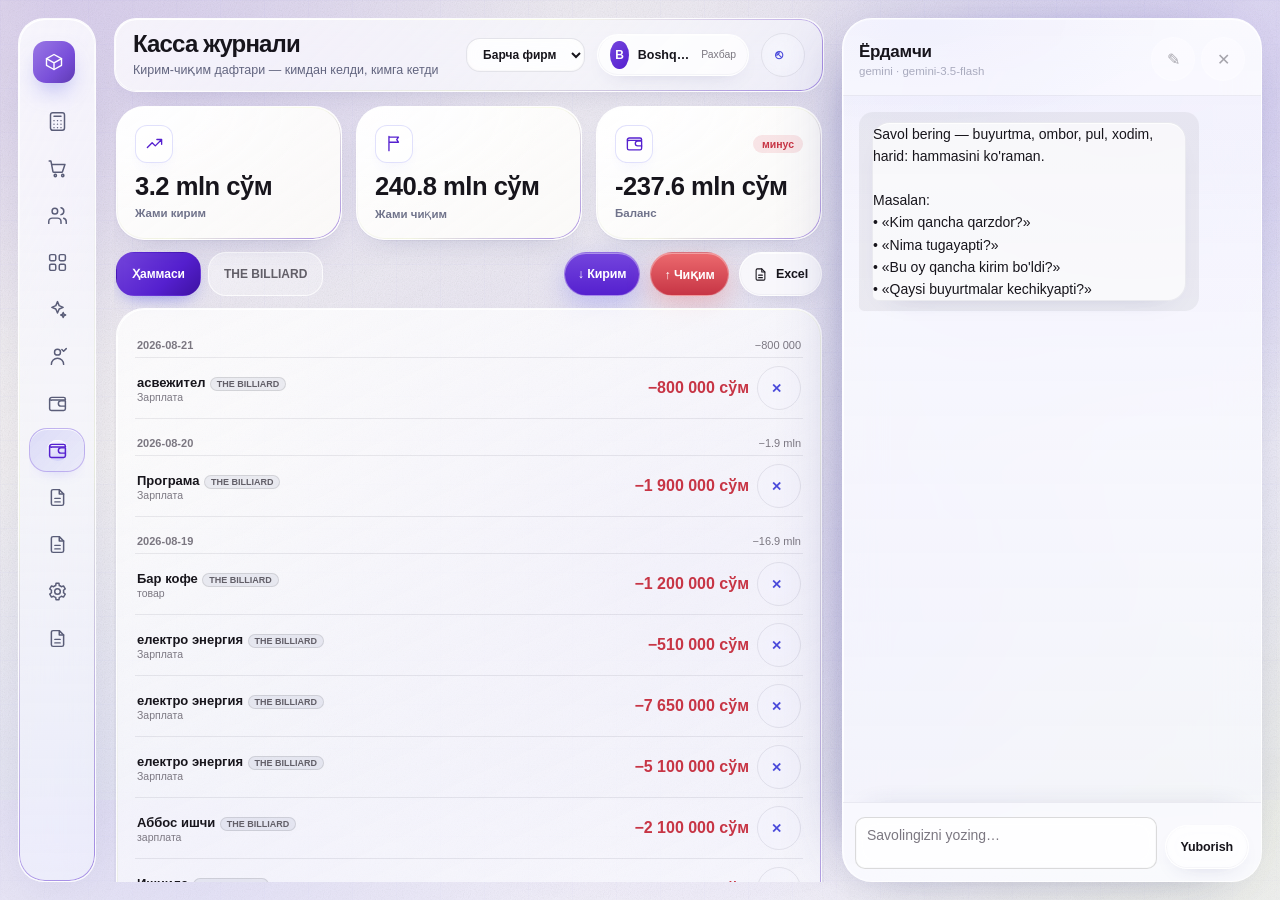
<file: static/_stend.html>
<!doctype html>
<html lang="uz"><head>
<meta charset="utf-8">
<meta name="viewport" content="width=device-width,initial-scale=1">
<title>TIZIM — dizayn stendi</title>
<link rel="stylesheet" href="/static/css/style.css">
<link rel="stylesheet" href="/static/css/brand.css">
<link rel="stylesheet" href="/static/css/platform-theme.css">
<link rel="stylesheet" href="/static/css/onboarding-premium.css">
<link rel="stylesheet" href="/static/css/quality.css">
<link rel="stylesheet" href="/static/css/liquid-glass.css">
<link rel="stylesheet" href="/static/css/liquid-glass-refinement.css">
</head>
<body class="ai-ochiq">
<svg class="paper-bg" xmlns="http://www.w3.org/2000/svg"
     preserveAspectRatio="xMidYMid slice" viewBox="0 0 1440 900" aria-hidden="true">
  <defs>
    <!-- Yengil to'qima: qog'oz hissini beradi, lekin rangsiz -->
    <filter id="toqima" x="0" y="0" width="100%" height="100%">
      <feTurbulence type="fractalNoise" baseFrequency="0.9" numOctaves="4"
                    seed="17" stitchTiles="stitch" result="n"/>
      <feColorMatrix in="n" type="saturate" values="0"/>
      <feComponentTransfer>
        <feFuncA type="linear" slope="0.055"/>
      </feComponentTransfer>
    </filter>

    <linearGradient id="asos" x1="0" y1="0" x2="1" y2="1">
      <stop offset="0%"   stop-color="#F4F6FC"/>
      <stop offset="52%"  stop-color="#E2E6F8"/>
      <stop offset="100%" stop-color="#DFE3F3"/>
    </linearGradient>

    <radialGradient id="nur1" cx="50%" cy="50%" r="50%">
      <stop offset="0%"   stop-color="#9AA0FF" stop-opacity=".34"/>
      <stop offset="100%" stop-color="#9AA0FF" stop-opacity="0"/>
    </radialGradient>
    <radialGradient id="nur2" cx="50%" cy="50%" r="50%">
      <stop offset="0%"   stop-color="#7FD1C9" stop-opacity=".22"/>
      <stop offset="100%" stop-color="#7FD1C9" stop-opacity="0"/>
    </radialGradient>

    <!-- Juda sust to'r: «tizim/reja» hissi, e'tiborni tortmaydi -->
    <pattern id="tor" width="46" height="46" patternUnits="userSpaceOnUse">
      <path d="M46 0H0V46" fill="none" stroke="#5E63E0" stroke-opacity=".05"
            stroke-width="1"/>
    </pattern>
  </defs>

  <rect width="1440" height="900" fill="url(#asos)"/>
  <rect width="1440" height="900" fill="url(#tor)"/>
  <rect x="820"  y="-320" width="880" height="880" fill="url(#nur1)"/>
  <rect x="-360" y="420"  width="900" height="900" fill="url(#nur2)"/>
  <rect x="240"  y="600"  width="700" height="700" fill="url(#nur1)" opacity=".5"/>
  <rect width="1440" height="900" filter="url(#toqima)" opacity=".9"/>
</svg>
<div class="app" id="app">
  <aside class="side glass">
    <div class="brand">
      <div class="logo" id="brandLogo"></div>
      <div><h1>TIZIM</h1><small>Бошқарув панели</small></div>
    </div>
    <nav class="nav" id="nav"></nav>
    <div class="side-foot">© INNASOFT MChJ<br>TIZIM · v1.0</div>
  </aside>
  <div class="main">
    <header class="topbar glass">
      <div><div class="page-title" id="ptitle">—</div><div class="page-sub" id="psub"></div></div>
      <div class="spacer"></div>
      <select class="fld" id="firmSel" style="width:auto;padding:8px 12px;font-size:12px;font-weight:600;display:none"
        onchange="setFirm(this.value)"></select>
      <div class="userchip"><div class="av" id="uav">?</div><span id="uname">—</span><small id="urole"></small></div>
      <button class="btn sm ghost" onclick="logout()" title="Chiqish">⎋</button>
    </header>
    <div class="content" id="content"></div>
  </div>
</div>

<div class="agent-panel ochiq" id="agentPanel">
  <div class="agent-head">
    <div style="flex:1;min-width:0">
      <div class="agent-title" id="agentNom">Ёрдамчи</div>
      <div class="agent-sub" id="agentHolat">gemini · gemini-3.5-flash</div>
    </div>
    <div class="agent-head-btns">
      <button class="agent-icon" title="Yangi suhbat">&#9998;</button>
      <button class="agent-icon" title="Yopish">&#10005;</button>
    </div>
  </div>
  <div class="agent-oqim" id="agentOqim">
    <div class="agent-xabar agentniki"><div class="agent-matn">Savol bering — buyurtma, ombor, pul, xodim, harid: hammasini ko'raman.

Masalan:
• «Kim qancha qarzdor?»
• «Nima tugayapti?»
• «Bu oy qancha kirim bo'ldi?»
• «Qaysi buyurtmalar kechikyapti?»</div></div>
  </div>
  <div class="agent-kirish">
    <textarea id="agentMatn" rows="2" placeholder="Savolingizni yozing…"></textarea>
    <button class="btn agent-yubor">Yuborish</button>
  </div>
</div>
<button id="agentOch" class="agent-och yashir">&#10022;</button>
<div class="toasts" id="toasts"></div>
<div class="overlay" id="overlay"><div class="modal glass" id="modalBox"></div></div>

<script src="/static/js/core/globals.js"></script>
<script src="/static/js/stend.js"></script>
</body></html>
</file>
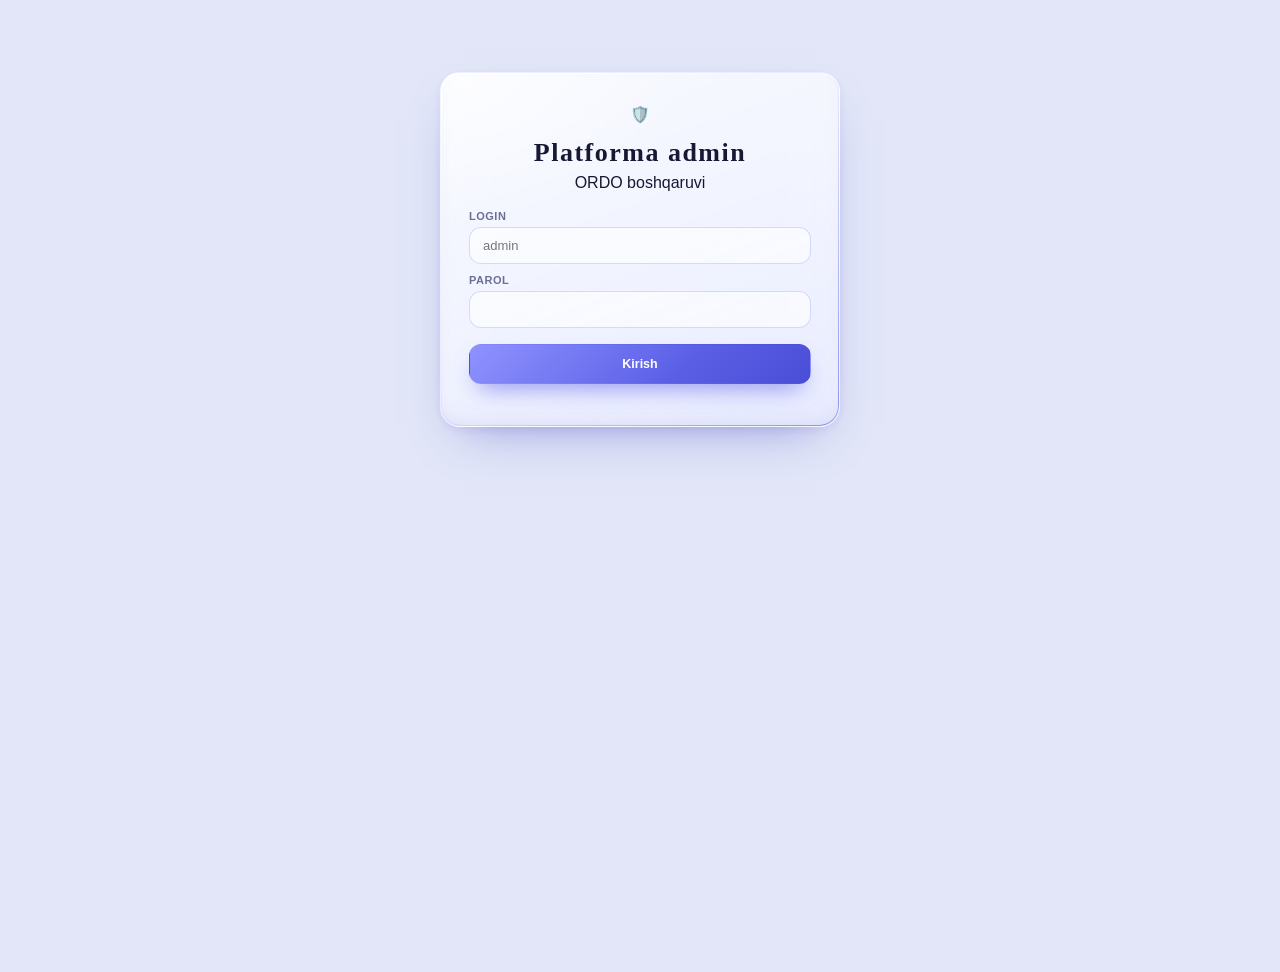
<file: static/admin.html>
<!DOCTYPE html>
<html lang="uz">
<head>
<meta charset="UTF-8"/>
<meta name="viewport" content="width=device-width, initial-scale=1.0"/>
<title>ORDO — Platforma admin</title>
<link rel="icon" type="image/svg+xml" href="data:image/svg+xml,<svg xmlns=%22http://www.w3.org/2000/svg%22 viewBox=%220 0 100 100%22><text y=%22.9em%22 font-size=%2290%22>🛡️</text></svg>">
<link rel="stylesheet" href="/static/css/style.css">
<style>
  body{overflow:auto}
  .ad-wrap{max-width:1100px;margin:0 auto;padding:20px 16px 60px}
  .ad-top{display:flex;align-items:center;gap:12px;padding:14px 18px;margin-bottom:18px}
  .ad-top h1{font-family:var(--serif);font-size:16px;letter-spacing:1px}
  .ad-top small{display:block;color:var(--ink-3);font-size:10.5px;text-transform:uppercase;letter-spacing:.5px}
  .ad-login{max-width:400px;margin:8vh auto 0;padding:32px 28px;text-align:center}
  .ad-card{padding:20px;margin-bottom:14px}
  .ad-kpi{display:grid;grid-template-columns:repeat(auto-fit,minmax(160px,1fr));gap:12px;margin-bottom:16px}
  table{width:100%;border-collapse:collapse}
  th,td{text-align:left;padding:9px 8px;border-bottom:1px solid var(--hair);font-size:13px}
  th{font-size:11px;text-transform:uppercase;letter-spacing:.4px;color:var(--ink-3)}
  .badge{padding:2px 9px;border-radius:20px;font-size:11px;font-weight:600}
  .b-faol{background:rgba(26,158,99,.12);color:var(--ok)}
  .b-sinov{background:rgba(91,95,230,.14);color:var(--primary-deep)}
  .b-muz{background:rgba(214,61,73,.12);color:var(--danger)}
</style>
</head>
<body>
<svg class="paper-bg" xmlns="http://www.w3.org/2000/svg" preserveAspectRatio="xMidYMid slice" viewBox="0 0 1440 900" aria-hidden="true"><rect width="1440" height="900" fill="#E2E6F8"/></svg>

<div id="login" class="glass ad-login">
  <div class="logo-xl" style="margin:0 auto 14px">🛡️</div>
  <h1 style="font-family:var(--serif);font-size:26px;letter-spacing:1.5px">Platforma admin</h1>
  <div class="kicker" style="margin:6px 0 18px">ORDO boshqaruvi</div>
  <div style="text-align:left">
    <label class="fl">Login</label>
    <input class="fld" id="lg" placeholder="admin" autocomplete="username"/>
    <label class="fl">Parol</label>
    <input class="fld" id="pw" type="password" autocomplete="current-password"/>
  </div>
  <button class="btn pri" style="width:100%;justify-content:center;margin-top:16px;padding:12px" onclick="kir()">Kirish</button>
  <div id="lerr" style="color:var(--danger);font-size:12px;margin-top:10px"></div>
</div>

<div id="app" style="display:none">
  <div class="ad-wrap">
    <div class="ad-top glass">
      <div class="logo">🛡️</div>
      <div><h1>PLATFORMA ADMIN</h1><small id="whoami">—</small></div>
      <div class="spacer" style="flex:1"></div>
      <button class="btn sm" onclick="yukla()">↻ Yangilash</button>
      <button class="btn sm ghost" onclick="chiq()">Chiqish</button>
    </div>
    <div class="ad-kpi" id="kpi"></div>
    <div class="glass ad-card">
      <h2 class="sec" style="margin-bottom:10px">Akkauntlar</h2>
      <div style="overflow-x:auto"><table id="tbl"><thead><tr>
        <th>Kod</th><th>Nomi</th><th>Holat</th><th>Tarif</th><th>Tayyorlik</th>
        <th style="text-align:right">AI sarfi (oy)</th><th></th>
      </tr></thead><tbody id="rows"></tbody></table></div>
    </div>
    <div class="glass ad-card">
      <h2 class="sec" style="margin-bottom:10px">Oxirgi amallar (audit)</h2>
      <div style="overflow-x:auto"><table><thead><tr>
        <th>Vaqt</th><th>Amal</th><th>Kim</th><th>Tafsilot</th>
      </tr></thead><tbody id="audit"></tbody></table></div>
    </div>
  </div>
</div>

<script>
let TOKEN = localStorage.getItem('inna_admin_token') || '';
const esc = s => String(s??'').replace(/[&<>"]/g,c=>({'&':'&amp;','<':'&lt;','>':'&gt;','"':'&quot;'}[c]));
const som = n => new Intl.NumberFormat('ru-RU').format(Math.round(n||0));

async function api(path, opts={}){
  const r = await fetch(path, {...opts, headers:{'Content-Type':'application/json','Authorization':'Bearer '+TOKEN, ...(opts.headers||{})}});
  if(r.status===401){ chiq(); throw new Error('Sessiya tugadi'); }
  if(!r.ok){ const e=await r.json().catch(()=>({})); throw new Error(e.detail||('Xato '+r.status)); }
  return r.json();
}

async function kir(){
  const login = document.getElementById('lg').value.trim();
  const parol = document.getElementById('pw').value;
  document.getElementById('lerr').textContent = '';
  try{
    const r = await fetch('/api/platforma/kir', {method:'POST', headers:{'Content-Type':'application/json'},
      body: JSON.stringify({login, parol})});
    const d = await r.json();
    if(!r.ok) throw new Error(d.detail||'Login xato');
    if(d.roli !== 'admin') throw new Error('Bu foydalanuvchi admin emas');
    TOKEN = d.token; localStorage.setItem('inna_admin_token', TOKEN);
    ochil(d);
  }catch(e){ document.getElementById('lerr').textContent = e.message; }
}

function chiq(){ localStorage.removeItem('inna_admin_token'); TOKEN=''; location.reload(); }

function ochil(me){
  document.getElementById('login').style.display='none';
  document.getElementById('app').style.display='block';
  document.getElementById('whoami').textContent = (me&&me.login) ? me.login : 'admin';
  yukla();
}

const holatBadge = h => ({
  faol:'<span class="badge b-faol">faol</span>',
  sinov:'<span class="badge b-sinov">sinov</span>',
  muzlatilgan:'<span class="badge b-muz">muzlatilgan</span>',
  ochirilgan:'<span class="badge b-muz">o\'chirilgan</span>',
}[h] || esc(h));

async function yukla(){
  try{
    const [akk, sarf, aud] = await Promise.all([
      api('/api/admin/akkauntlar'), api('/api/admin/sarf'), api('/api/admin/audit?limit=30')
    ]);
    document.getElementById('kpi').innerHTML = `
      ${kpiCard('Akkauntlar', akk.jami)}
      ${kpiCard('Bu oy AI sarfi', som(sarf.jami_som)+' so\'m')}
      ${kpiCard('AI so\'rovlar', sarf.jami_sorov)}`;
    document.getElementById('rows').innerHTML = akk.akkauntlar.map(a=>`
      <tr>
        <td><b>${esc(a.kod)}</b><br><a href="https://${esc(a.kod)}.innasoft.uz" target="_blank" style="font-size:11px;color:var(--primary-deep)">ochish ↗</a></td>
        <td>${esc(a.nom)}</td>
        <td>${holatBadge(a.holat)}</td>
        <td>${esc(a.tarif)}</td>
        <td>${a.tayyorlik==='tayyor'?'✅':esc(a.tayyorlik)}</td>
        <td style="text-align:right">${som(a.ai_som)}<br><span style="font-size:11px;color:var(--ink-3)">${a.ai_sorov} so'rov</span></td>
        <td style="text-align:right">${a.holat==='muzlatilgan'
          ? `<button class="btn sm" onclick="holat(${a.id},'faol')">Ochish</button>`
          : `<button class="btn sm dngr" onclick="holat(${a.id},'muzlatilgan')">Muzlatish</button>`}</td>
      </tr>`).join('') || '<tr><td colspan="7" style="color:var(--ink-3)">Akkaunt yo\'q</td></tr>';
    document.getElementById('audit').innerHTML = aud.amallar.map(x=>`
      <tr><td style="font-size:11.5px;color:var(--ink-3)">${(x.vaqt||'').slice(0,16).replace('T',' ')}</td>
      <td>${esc(x.amal)}</td><td>${esc(x.kim||'—')}</td><td style="font-size:12px">${esc(x.tafsilot||'')}</td></tr>`
    ).join('') || '<tr><td colspan="4" style="color:var(--ink-3)">—</td></tr>';
  }catch(e){ alert(e.message); }
}

function kpiCard(lab, val){
  return `<div class="glass card kpi"><div class="val" style="font-size:22px">${val}</div><div class="lab">${lab}</div></div>`;
}

async function holat(id, yangi){
  const nom = yangi==='muzlatilgan'?'muzlatish':'ochish';
  if(!confirm(`Akkauntni ${nom}?`)) return;
  try{
    await api(`/api/admin/akkaunt/${id}/holat`, {method:'POST', body:JSON.stringify({holat:yangi, sabab:'admin panel'})});
    yukla();
  }catch(e){ alert(e.message); }
}

document.getElementById('pw').addEventListener('keydown', e=>{ if(e.key==='Enter') kir(); });
if(TOKEN){ ochil(null); }
</script>
</body>
</html>
</file>
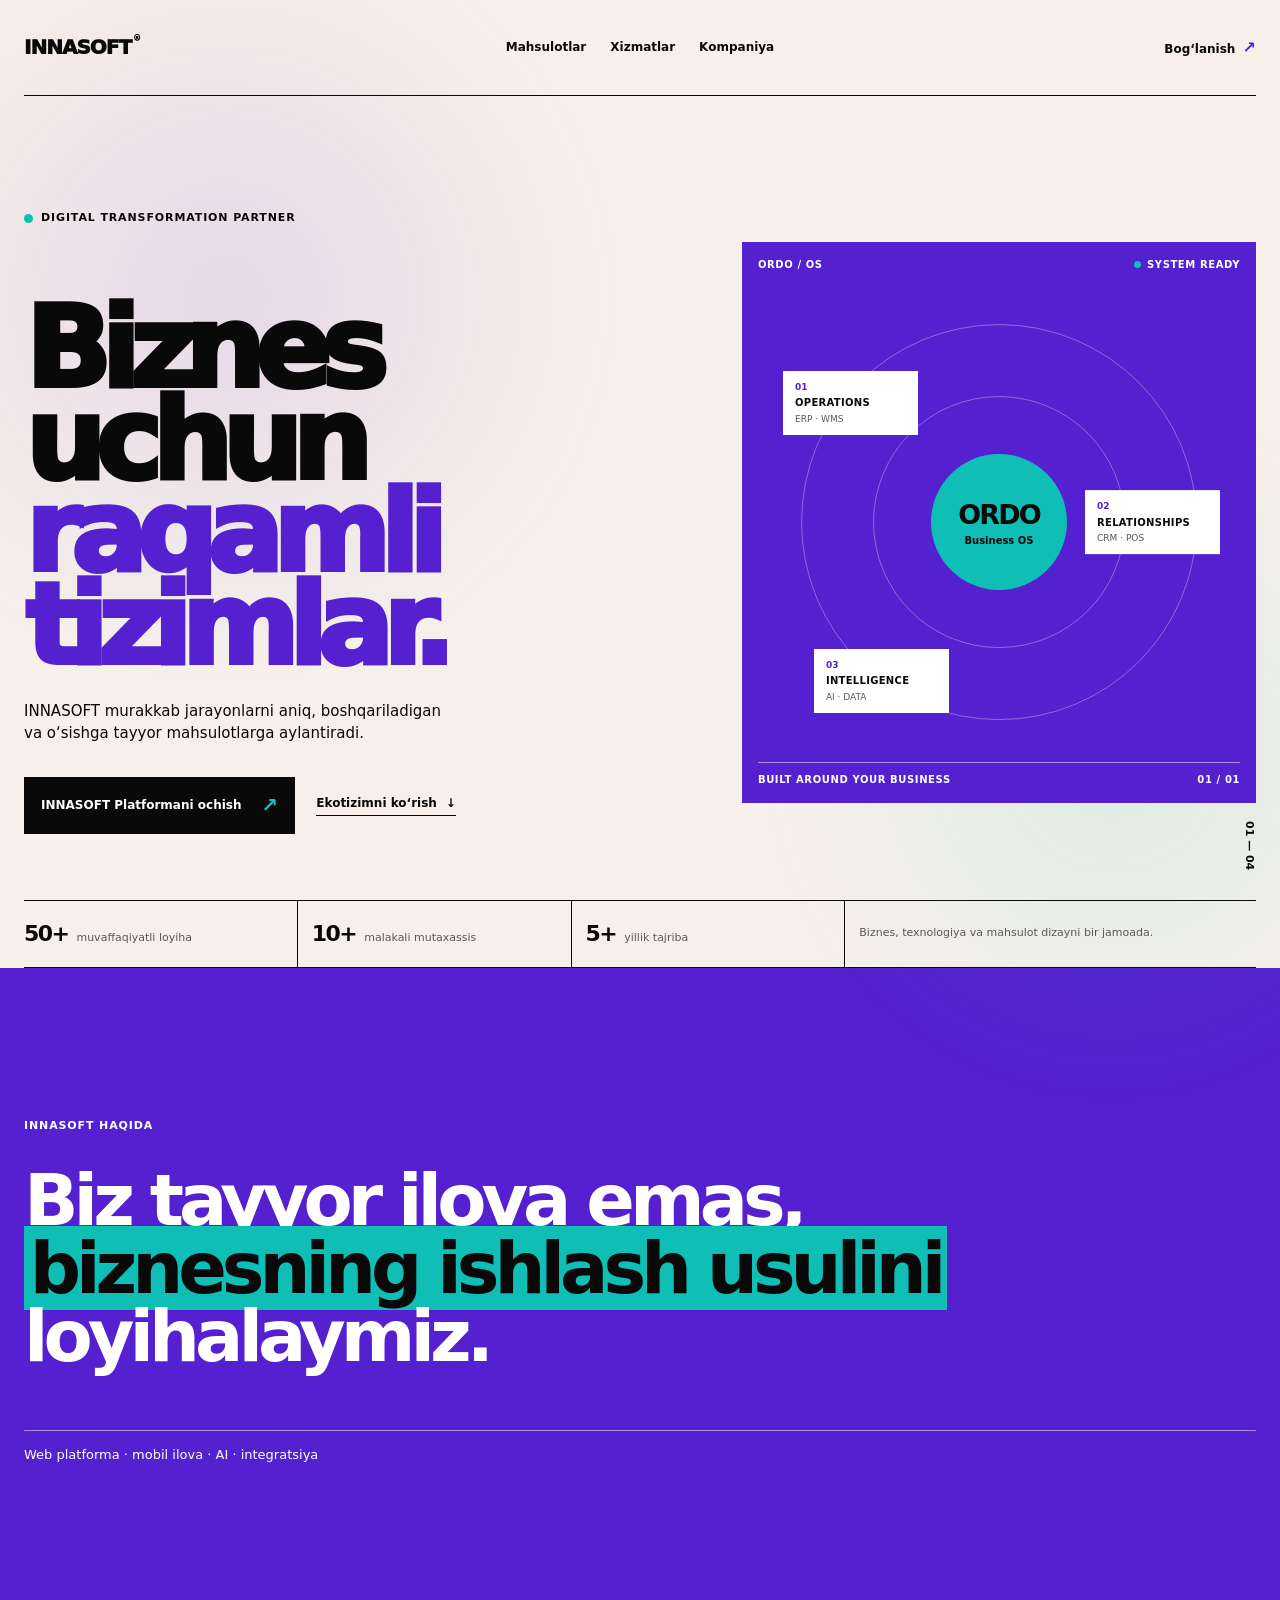
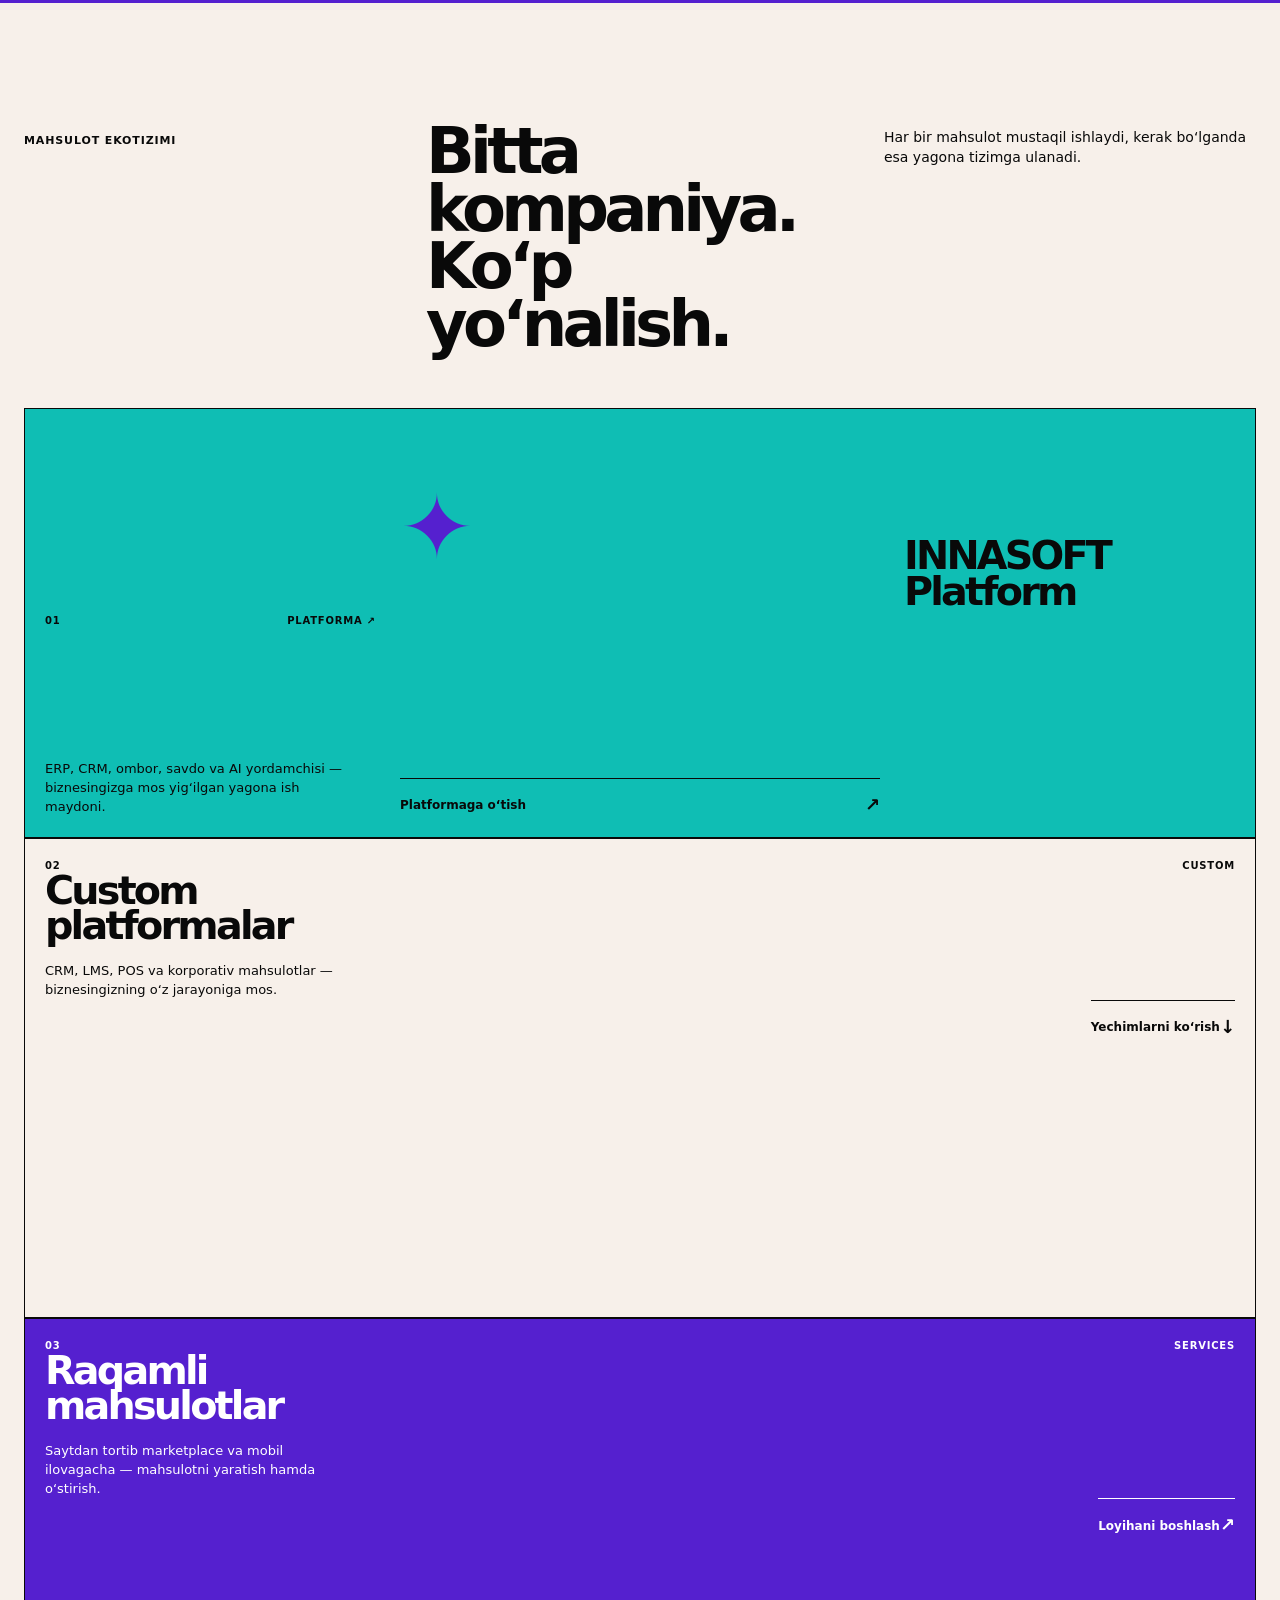
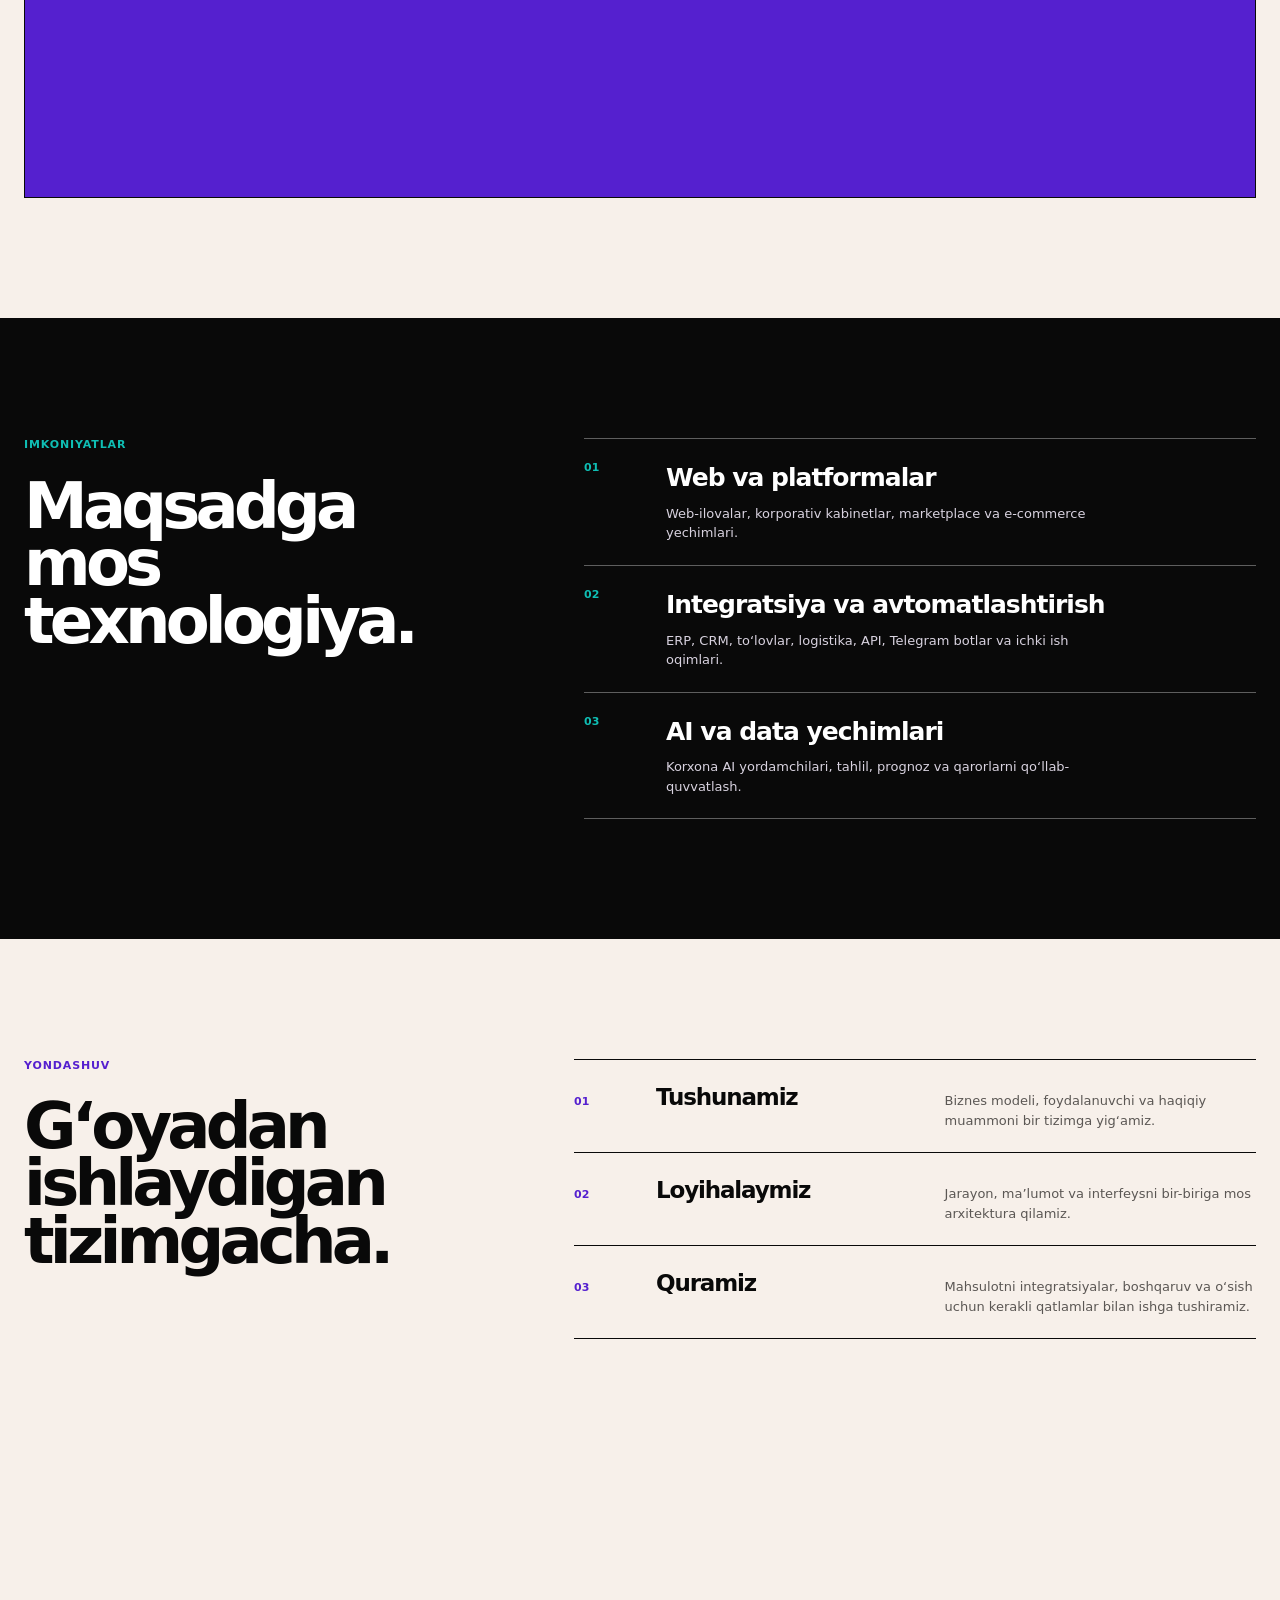
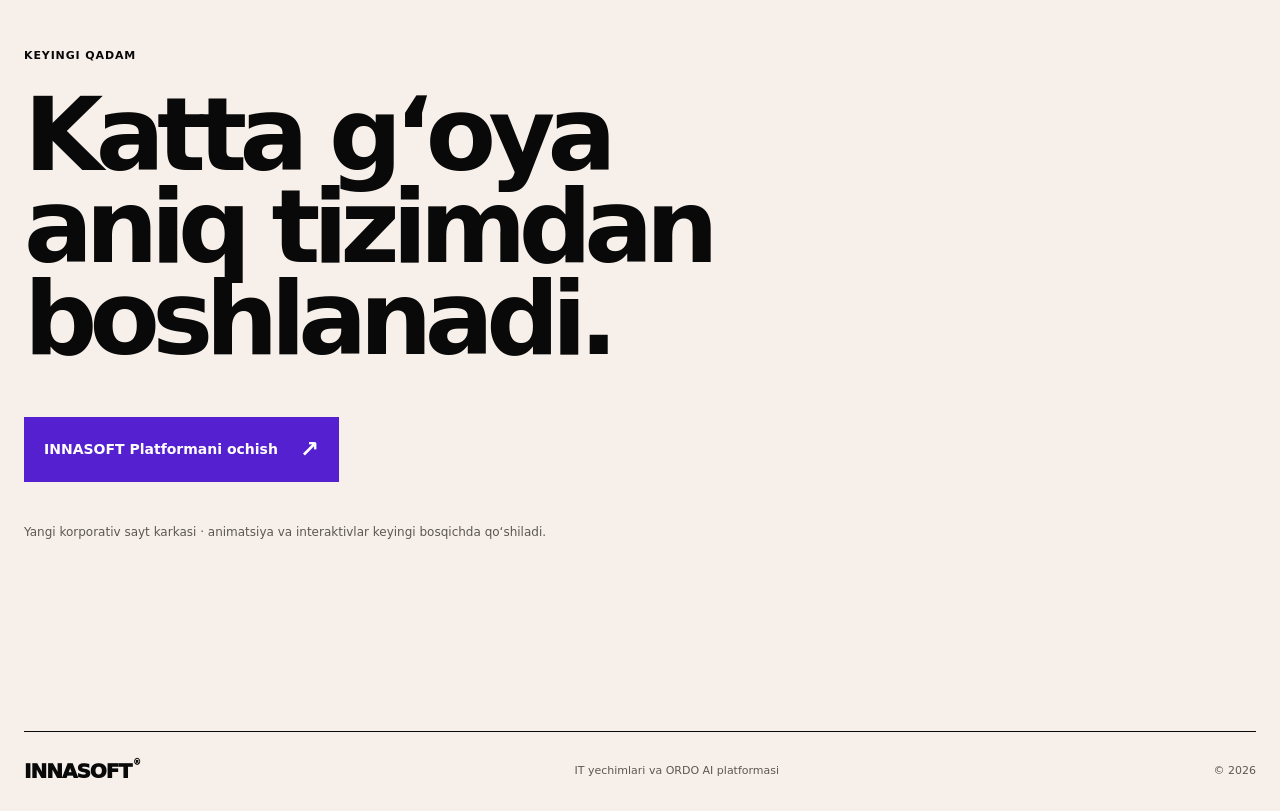
<file: static/innasoft.html>
<!doctype html>
<html lang="uz">
<head>
  <meta charset="utf-8">
  <meta name="viewport" content="width=device-width, initial-scale=1">
  <meta name="theme-color" content="#5520cf">
  <meta name="description" content="INNASOFT — biznes uchun raqamli platformalar, integratsiyalar va AI yechimlari.">
  <title>INNASOFT — Digital systems for ambitious business</title>
  <link rel="stylesheet" href="/static/css/brand.css">
  <link rel="stylesheet" href="/static/css/innasoft.css">
  <link rel="stylesheet" href="/static/css/quality.css">
</head>
<body>
  <a class="skip-link" href="#main">Asosiy mazmunga o‘tish</a>

  <header class="site-header">
    <a class="wordmark" href="/" aria-label="INNASOFT bosh sahifasi">INNASOFT<span>®</span></a>
    <button class="menu-toggle" type="button" aria-expanded="false" aria-controls="siteNav">
      <span>Menu</span><i aria-hidden="true"></i>
    </button>
    <nav class="site-nav" id="siteNav" aria-label="Asosiy navigatsiya">
      <a href="#ekotizim">Mahsulotlar</a>
      <a href="#xizmatlar">Xizmatlar</a>
      <a href="#haqida">Kompaniya</a>
    </nav>
    <a class="nav-cta" href="#aloqa">Bog‘lanish <span aria-hidden="true">↗</span></a>
  </header>

  <main id="main">
    <section class="hero" aria-labelledby="hero-title">
      <div class="hero-copy">
        <div class="hero-kicker"><span></span> Digital transformation partner</div>
        <h1 id="hero-title">Biznes uchun<br><em>raqamli tizimlar.</em></h1>
        <p class="hero-description">INNASOFT murakkab jarayonlarni aniq, boshqariladigan va o‘sishga tayyor mahsulotlarga aylantiradi.</p>
        <div class="hero-actions">
          <a class="button-primary" href="https://app.innasoft.uz">INNASOFT Platformani ochish <span>↗</span></a>
          <a class="button-text" href="#ekotizim">Ekotizimni ko‘rish <span>↓</span></a>
        </div>
      </div>
      <div class="hero-stage" aria-label="ORDO platformasi uchun vizual preview">
        <div class="stage-top"><span>ORDO / OS</span><span class="stage-live"><i></i> System ready</span></div>
        <div class="stage-orbit orbit-a"></div><div class="stage-orbit orbit-b"></div>
        <div class="stage-core"><b>ORDO</b><span>Business OS</span></div>
        <div class="stage-module stage-module-a"><small>01</small><b>OPERATIONS</b><span>ERP · WMS</span></div>
        <div class="stage-module stage-module-b"><small>02</small><b>RELATIONSHIPS</b><span>CRM · POS</span></div>
        <div class="stage-module stage-module-c"><small>03</small><b>INTELLIGENCE</b><span>AI · DATA</span></div>
        <div class="stage-footer"><span>Built around your business</span><strong>01 / 01</strong></div>
      </div>
      <div class="hero-index" aria-hidden="true">01 — 04</div>
    </section>

    <section class="proof-bar" aria-label="INNASOFT ko‘rsatkichlari">
      <div><b>50+</b><span>muvaffaqiyatli loyiha</span></div>
      <div><b>10+</b><span>malakali mutaxassis</span></div>
      <div><b>5+</b><span>yillik tajriba</span></div>
      <p>Biznes, texnologiya va mahsulot dizayni bir jamoada.</p>
    </section>

    <section class="manifesto" id="haqida" aria-labelledby="manifesto-title">
      <p class="eyebrow">INNASOFT haqida</p>
      <h2 id="manifesto-title">Biz tayyor ilova emas, <mark>biznesning ishlash usulini</mark> loyihalaymiz.</h2>
      <div class="manifesto-note">Web platforma · mobil ilova · AI · integratsiya</div>
    </section>

    <section class="ecosystem" id="ekotizim" aria-labelledby="ecosystem-title">
      <div class="section-head">
        <p class="eyebrow">Mahsulot ekotizimi</p>
        <h2 id="ecosystem-title">Bitta kompaniya.<br>Ko‘p yo‘nalish.</h2>
        <p>Har bir mahsulot mustaqil ishlaydi, kerak bo‘lganda esa yagona tizimga ulanadi.</p>
      </div>

      <div class="product-grid product-grid--single">
        <a class="product-card product-card-featured" href="https://app.innasoft.uz" data-product="inna-platform">
          <div class="card-top"><span>01</span><span>Platforma ↗</span></div>
          <div class="product-symbol">✦</div>
          <h3>INNASOFT<br>Platform</h3>
          <p>ERP, CRM, ombor, savdo va AI yordamchisi — biznesingizga mos yig‘ilgan yagona ish maydoni.</p>
          <span class="card-action">Platformaga o‘tish <b>↗</b></span>
        </a>

        <a class="product-card product-card-light" href="#xizmatlar" data-product="custom-platforms" hidden>
          <div class="card-top"><span>02</span><span>Custom</span></div>
          <h3>Custom<br>platformalar</h3>
          <p>CRM, LMS, POS va korporativ mahsulotlar — biznesingizning o‘z jarayoniga mos.</p>
          <span class="card-action">Yechimlarni ko‘rish <b>↓</b></span>
        </a>

        <a class="product-card product-card-dark" href="#aloqa" data-product="digital-services" hidden>
          <div class="card-top"><span>03</span><span>Services</span></div>
          <h3>Raqamli<br>mahsulotlar</h3>
          <p>Saytdan tortib marketplace va mobil ilovagacha — mahsulotni yaratish hamda o‘stirish.</p>
          <span class="card-action">Loyihani boshlash <b>↗</b></span>
        </a>
      </div>
    </section>

    <section class="services" id="xizmatlar" aria-labelledby="services-title">
      <div class="services-intro">
        <p class="eyebrow">Imkoniyatlar</p>
        <h2 id="services-title">Maqsadga mos<br>texnologiya.</h2>
      </div>
      <ol class="service-list">
        <li><span>01</span><div><h3>Web va platformalar</h3><p>Web-ilovalar, korporativ kabinetlar, marketplace va e-commerce yechimlari.</p></div></li>
        <li><span>02</span><div><h3>Integratsiya va avtomatlashtirish</h3><p>ERP, CRM, to‘lovlar, logistika, API, Telegram botlar va ichki ish oqimlari.</p></div></li>
        <li><span>03</span><div><h3>AI va data yechimlari</h3><p>Korxona AI yordamchilari, tahlil, prognoz va qarorlarni qo‘llab-quvvatlash.</p></div></li>
      </ol>
    </section>

    <section class="approach" aria-labelledby="approach-title">
      <div class="approach-title"><p class="eyebrow">Yondashuv</p><h2 id="approach-title">G‘oyadan<br>ishlaydigan tizimgacha.</h2></div>
      <div class="approach-steps">
        <article><span>01</span><h3>Tushunamiz</h3><p>Biznes modeli, foydalanuvchi va haqiqiy muammoni bir tizimga yig‘amiz.</p></article>
        <article><span>02</span><h3>Loyihalaymiz</h3><p>Jarayon, ma’lumot va interfeysni bir-biriga mos arxitektura qilamiz.</p></article>
        <article><span>03</span><h3>Quramiz</h3><p>Mahsulotni integratsiyalar, boshqaruv va o‘sish uchun kerakli qatlamlar bilan ishga tushiramiz.</p></article>
      </div>
    </section>

    <section class="modules" aria-labelledby="modules-title" hidden>
      <div class="modules-head"><p class="eyebrow">Tizim modullari</p><h2 id="modules-title">O‘sishga tayyor<br>asosiy qatlamlar.</h2></div>
      <div class="modules-grid">
        <article><span>CRM</span><h3>Mijozlar bilan ishlash</h3><p>Lead, savdo funnel va mijoz tajribasi.</p></article>
        <article><span>ERP</span><h3>Operatsion boshqaruv</h3><p>Moliya, ombor, ishlab chiqarish va HR.</p></article>
        <article><span>POS</span><h3>Savdo nuqtasi</h3><p>Kassa, inventar va tezkor hisobot.</p></article>
        <article><span>AI</span><h3>Aqlli yordamchi</h3><p>Jarayonlarni tushunadigan va tavsiya beradigan AI.</p></article>
      </div>
    </section>

    <section class="cta-section" id="aloqa" aria-labelledby="cta-title">
      <p class="eyebrow">Keyingi qadam</p>
      <h2 id="cta-title">Katta g‘oya<br>aniq tizimdan boshlanadi.</h2>
      <a class="cta-button" href="https://app.innasoft.uz">INNASOFT Platformani ochish <span>↗</span></a>
      <p class="cta-note">Yangi korporativ sayt karkasi · animatsiya va interaktivlar keyingi bosqichda qo‘shiladi.</p>
    </section>
  </main>

  <footer class="site-footer">
    <a class="wordmark" href="/">INNASOFT<span>®</span></a>
    <span>IT yechimlari va ORDO AI platformasi</span>
    <span>© 2026</span>
  </footer>
  <script src="/static/js/innasoft.js"></script>
</body>
</html>
</file>
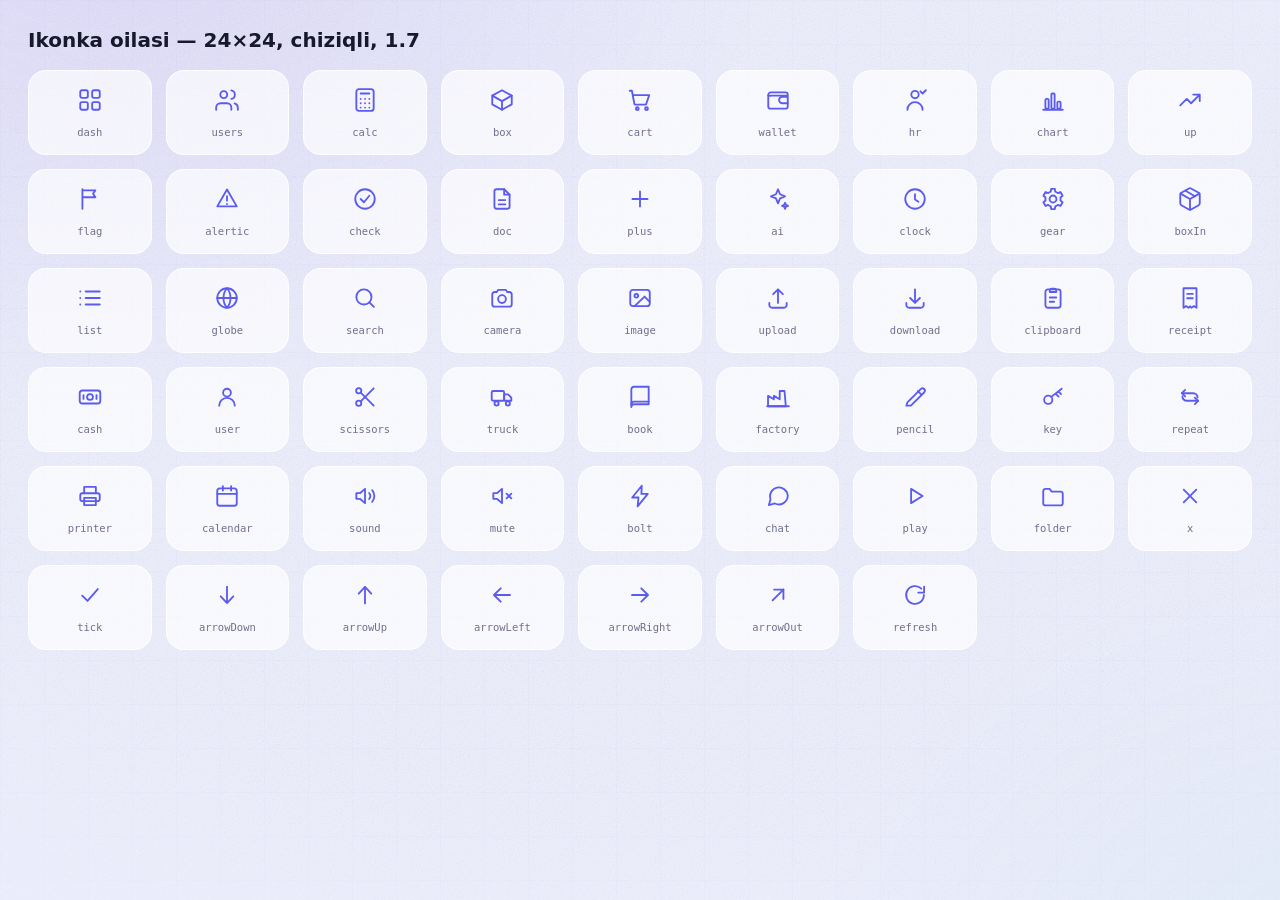
<file: tools/ikonlar.html>
<!doctype html><html lang="uz"><head><meta charset="utf-8">
<meta name="viewport" content="width=device-width,initial-scale=1">
<title>Ikonka varag'i</title>
<link rel="stylesheet" href="/static/css/style.css">
<link rel="stylesheet" href="/static/css/liquid-glass.css">
<style>
 body{padding:28px;background:#EEF0FF}
 .sheet{display:grid;grid-template-columns:repeat(auto-fill,minmax(118px,1fr));gap:14px}
 .cell{background:rgba(255,255,255,.66);border:1px solid rgba(255,255,255,.8);
   border-radius:18px;padding:16px 8px;text-align:center;color:#17182B}
 .cell small{display:block;margin-top:9px;font-size:10.5px;color:#6D708C;
   font-family:ui-monospace,Menlo,monospace}
 .cell .big{color:#5B5BEF}
 h1{font:600 20px Inter,system-ui;color:#17182B;margin:0 0 18px}
</style></head><body>
<h1>Ikonka oilasi — 24×24, chiziqli, 1.7</h1>
<div class="sheet" id="sheet"></div>
<script src="/static/js/core/globals.js"></script>
<script>
document.getElementById('sheet').innerHTML=Object.keys(I).map(k=>
 `<div class="cell"><span class="big">${icon(k,26)}</span><small>${k}</small></div>`).join('');
</script></body></html>
</file>
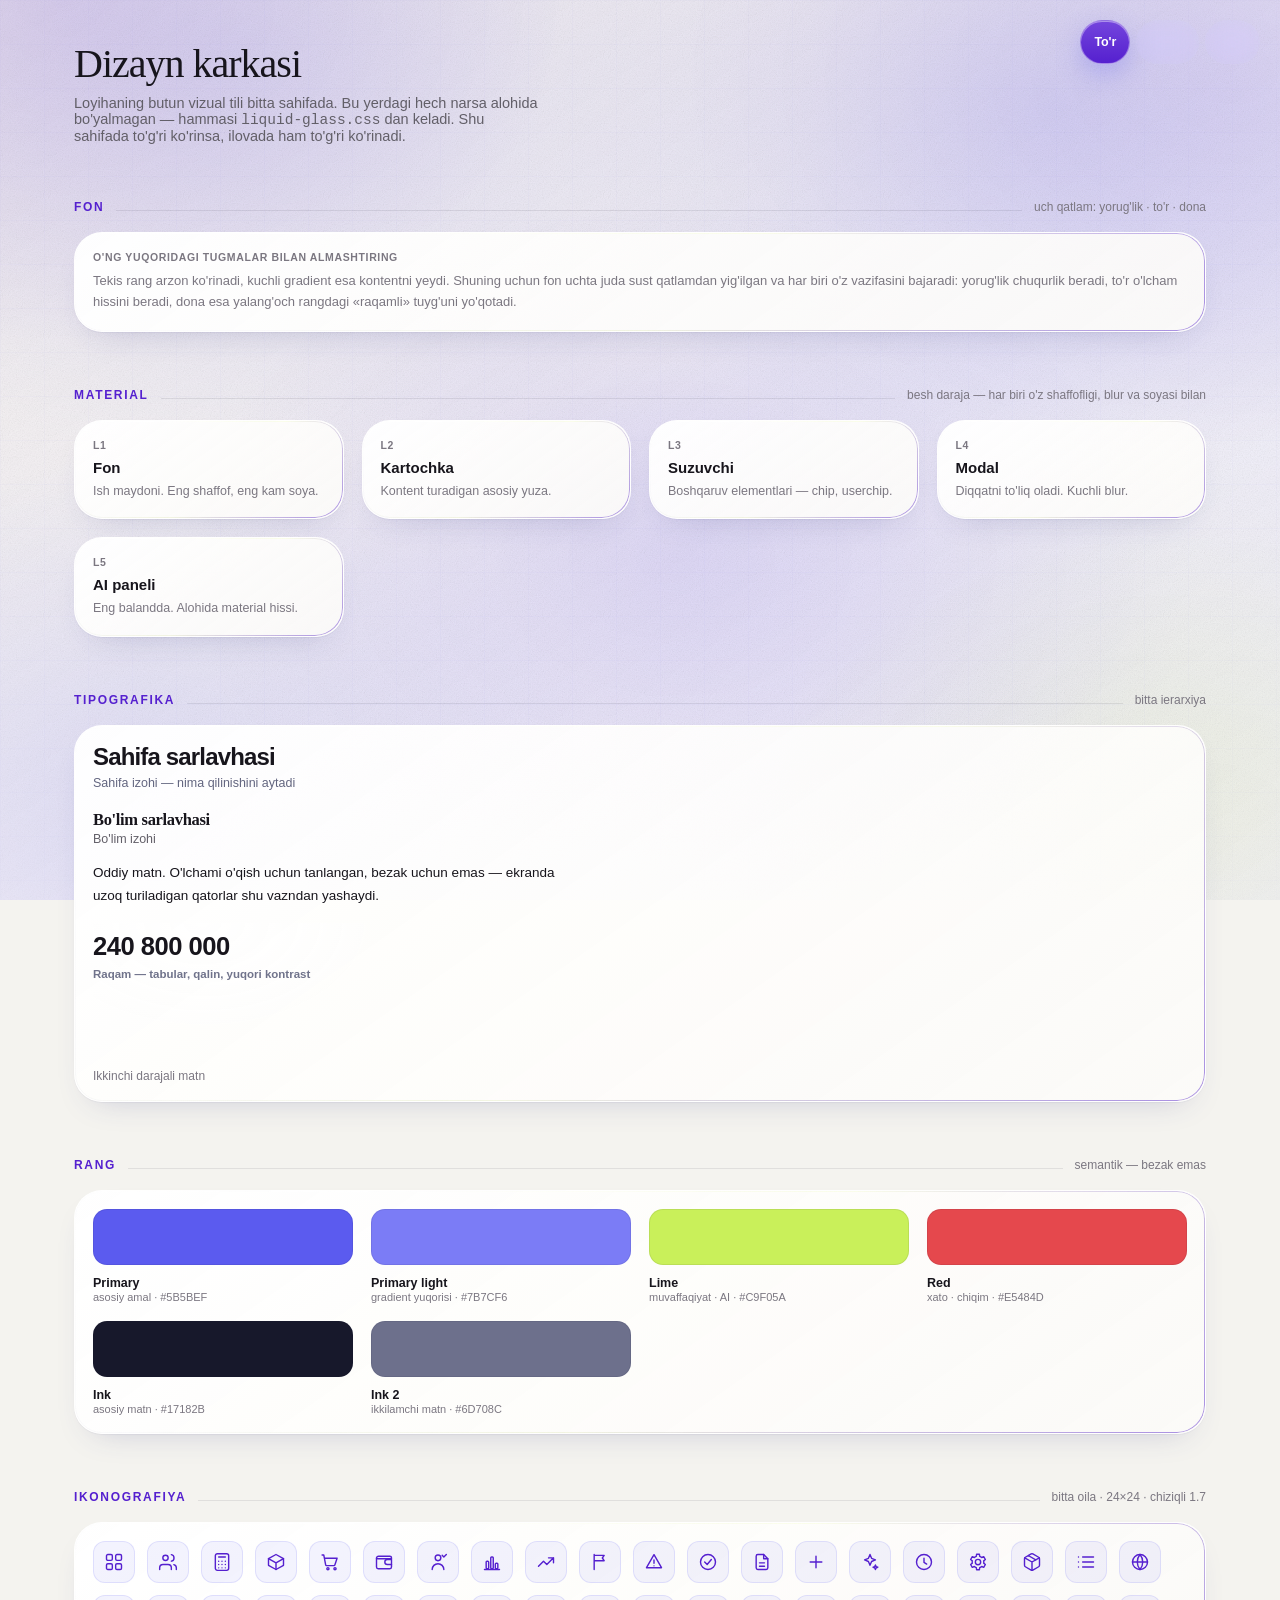
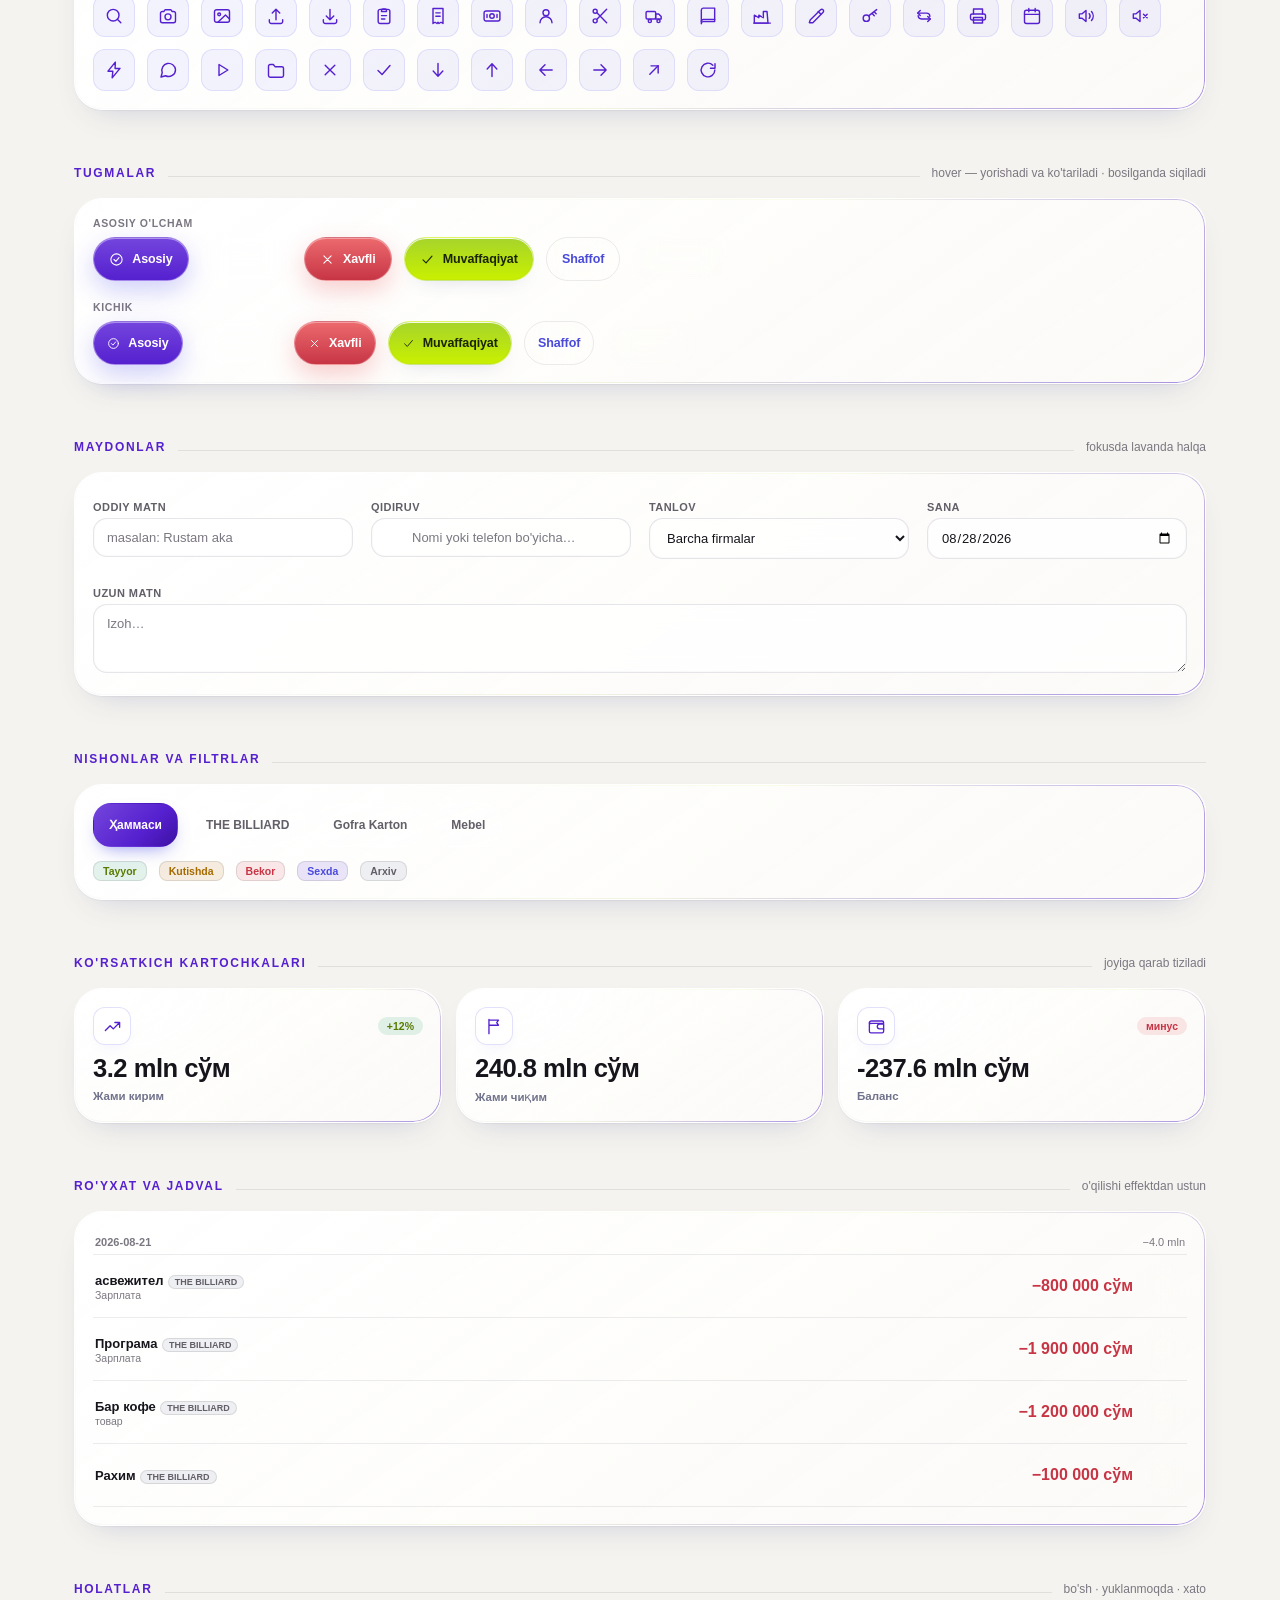
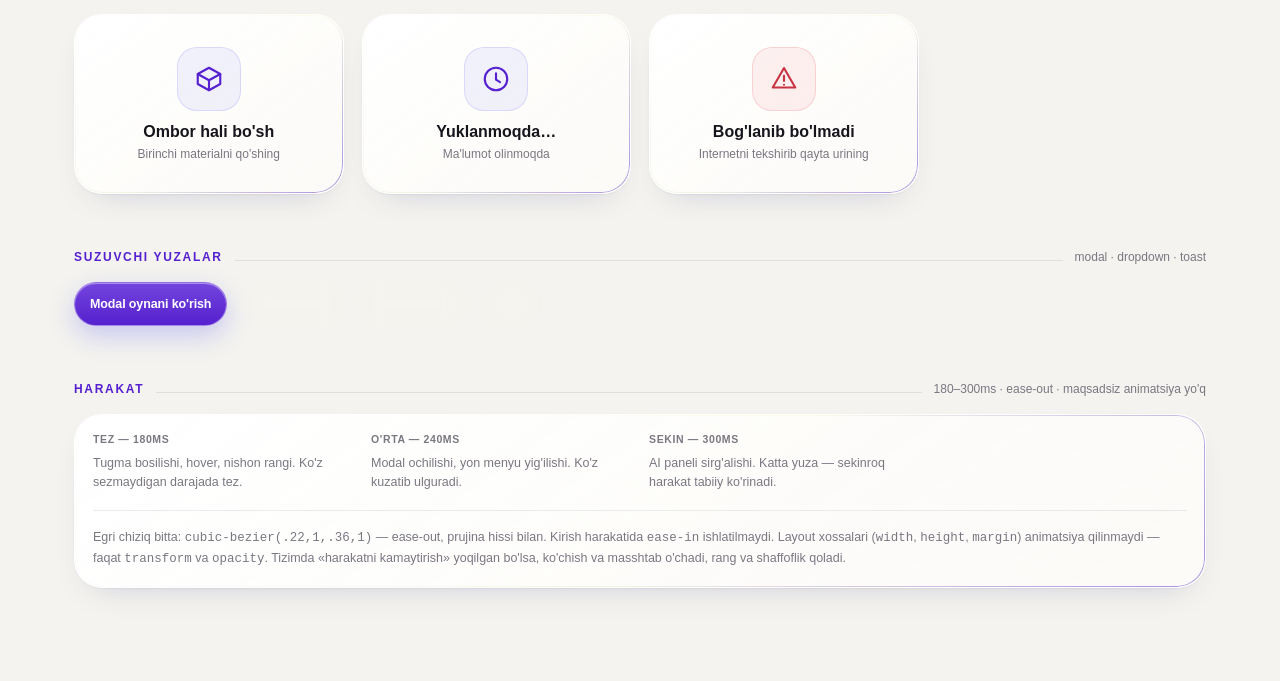
<file: tools/karkas.html>
<!doctype html>
<html lang="uz"><head>
<meta charset="utf-8">
<meta name="viewport" content="width=device-width,initial-scale=1">
<title>TIZIM — dizayn karkasi</title>
<link rel="stylesheet" href="/static/css/style.css">
<link rel="stylesheet" href="/static/css/brand.css">
<link rel="stylesheet" href="/static/css/platform-theme.css">
<link rel="stylesheet" href="/static/css/onboarding-premium.css">
<link rel="stylesheet" href="/static/css/quality.css">
<link rel="stylesheet" href="/static/css/liquid-glass.css">
<link rel="stylesheet" href="/static/css/liquid-glass-refinement.css">
<style>
  /* Faqat KARKAS sahifasining o'z tartibi. Komponentlarning
     ko'rinishi loyihaning haqiqiy CSS'idan keladi — bu yerda
     hech qanday rang yoki soya qayta ta'riflanmaydi. */
  html,body{overflow:auto;height:auto}
  .krk{max-width:1180px;margin:0 auto;padding:40px 24px 96px}
  .krk-bosh{margin:0 0 8px;font-family:var(--serif);font-size:40px;
    font-weight:500;letter-spacing:-.025em;color:var(--lg-text)}
  .krk-izoh{margin:0 0 38px;font-size:14.5px;color:var(--lg-text-2);max-width:58ch}
  .krk-bolim{margin:56px 0 18px;display:flex;align-items:baseline;gap:12px}
  .krk-bolim h2{margin:0;font-size:12px;font-weight:700;letter-spacing:.14em;
    text-transform:uppercase;color:var(--lg-primary)}
  .krk-bolim i{flex:1;height:1px;background:rgba(23,24,43,.09)}
  .krk-bolim small{font-size:12px;color:var(--lg-text-3);font-style:normal}
  .krk-qator{display:flex;flex-wrap:wrap;gap:12px;align-items:center}
  .krk-panjara{display:grid;gap:18px;grid-template-columns:repeat(auto-fill,minmax(240px,1fr))}
  .krk-yorliq{font-size:10.5px;letter-spacing:.06em;color:var(--lg-text-3);
    text-transform:uppercase;font-weight:650;margin:0 0 8px}
  .krk-quti{padding:18px}
  .krk-fon-tanla{position:fixed;right:20px;top:20px;z-index:80;display:flex;gap:6px}
</style>
</head>
<body>

<div class="krk-fon-tanla" id="fonTanla"></div>

<div class="krk">
  <h1 class="krk-bosh">Dizayn karkasi</h1>
  <p class="krk-izoh">Loyihaning butun vizual tili bitta sahifada.
     Bu yerdagi hech narsa alohida bo'yalmagan — hammasi
     <code>liquid-glass.css</code> dan keladi. Shu sahifada to'g'ri
     ko'rinsa, ilovada ham to'g'ri ko'rinadi.</p>

  <!-- ============ FON ============ -->
  <div class="krk-bolim"><h2>Fon</h2><i></i><small>uch qatlam: yorug'lik · to'r · dona</small></div>
  <div class="glass card krk-quti">
    <p class="krk-yorliq">O'ng yuqoridagi tugmalar bilan almashtiring</p>
    <div class="muted" style="font-size:13px;line-height:1.6">
      Tekis rang arzon ko'rinadi, kuchli gradient esa kontentni yeydi.
      Shuning uchun fon uchta juda sust qatlamdan yig'ilgan va har biri
      o'z vazifasini bajaradi: yorug'lik chuqurlik beradi, to'r o'lcham
      hissini beradi, dona esa yalang'och rangdagi «raqamli» tuyg'uni
      yo'qotadi.
    </div>
  </div>

  <!-- ============ MATERIAL ============ -->
  <div class="krk-bolim"><h2>Material</h2><i></i><small>besh daraja — har biri o'z shaffofligi, blur va soyasi bilan</small></div>
  <div class="krk-panjara" id="material"></div>

  <!-- ============ TIPOGRAFIKA ============ -->
  <div class="krk-bolim"><h2>Tipografika</h2><i></i><small>bitta ierarxiya</small></div>
  <div class="glass card krk-quti" id="tipografika"></div>

  <!-- ============ RANG ============ -->
  <div class="krk-bolim"><h2>Rang</h2><i></i><small>semantik — bezak emas</small></div>
  <div class="glass card krk-quti"><div class="krk-panjara" id="ranglar"></div></div>

  <!-- ============ IKONKA ============ -->
  <div class="krk-bolim"><h2>Ikonografiya</h2><i></i><small>bitta oila · 24×24 · chiziqli 1.7</small></div>
  <div class="glass card krk-quti"><div class="krk-qator" id="ikonlar"></div></div>

  <!-- ============ TUGMA ============ -->
  <div class="krk-bolim"><h2>Tugmalar</h2><i></i><small>hover — yorishadi va ko'tariladi · bosilganda siqiladi</small></div>
  <div class="glass card krk-quti">
    <p class="krk-yorliq">Asosiy o'lcham</p>
    <div class="krk-qator" id="tugma1"></div>
    <p class="krk-yorliq" style="margin-top:20px">Kichik</p>
    <div class="krk-qator" id="tugma2"></div>
  </div>

  <!-- ============ MAYDON ============ -->
  <div class="krk-bolim"><h2>Maydonlar</h2><i></i><small>fokusda lavanda halqa</small></div>
  <div class="glass card krk-quti"><div class="krk-panjara" id="maydonlar"></div></div>

  <!-- ============ CHIP ============ -->
  <div class="krk-bolim"><h2>Nishonlar va filtrlar</h2><i></i></div>
  <div class="glass card krk-quti">
    <div class="krk-qator" id="chiplar"></div>
    <div class="krk-qator" style="margin-top:14px" id="taglar"></div>
  </div>

  <!-- ============ KPI ============ -->
  <div class="krk-bolim"><h2>Ko'rsatkich kartochkalari</h2><i></i><small>joyiga qarab tiziladi</small></div>
  <div class="grid g3" id="kpilar"></div>

  <!-- ============ JADVAL ============ -->
  <div class="krk-bolim"><h2>Ro'yxat va jadval</h2><i></i><small>o'qilishi effektdan ustun</small></div>
  <div class="glass card" id="jadval"></div>

  <!-- ============ HOLATLAR ============ -->
  <div class="krk-bolim"><h2>Holatlar</h2><i></i><small>bo'sh · yuklanmoqda · xato</small></div>
  <div class="krk-panjara" id="holatlar"></div>

  <!-- ============ SUZUVCHI ============ -->
  <div class="krk-bolim"><h2>Suzuvchi yuzalar</h2><i></i><small>modal · dropdown · toast</small></div>
  <div class="krk-qator" id="suzuvchi"></div>

  <!-- ============ MOTION ============ -->
  <div class="krk-bolim"><h2>Harakat</h2><i></i><small>180–300ms · ease-out · maqsadsiz animatsiya yo'q</small></div>
  <div class="glass card krk-quti" id="motion"></div>
</div>

<div class="toasts" id="toasts"></div>
<div class="overlay" id="overlay" onclick="if(event.target===this)closeModal()"><div class="modal glass" id="modalBox"></div></div>

<script src="/static/js/core/globals.js"></script>
<script src="/static/js/core/ui.js"></script>
<script src="/tools/karkas.js"></script>
</body></html>
</file>
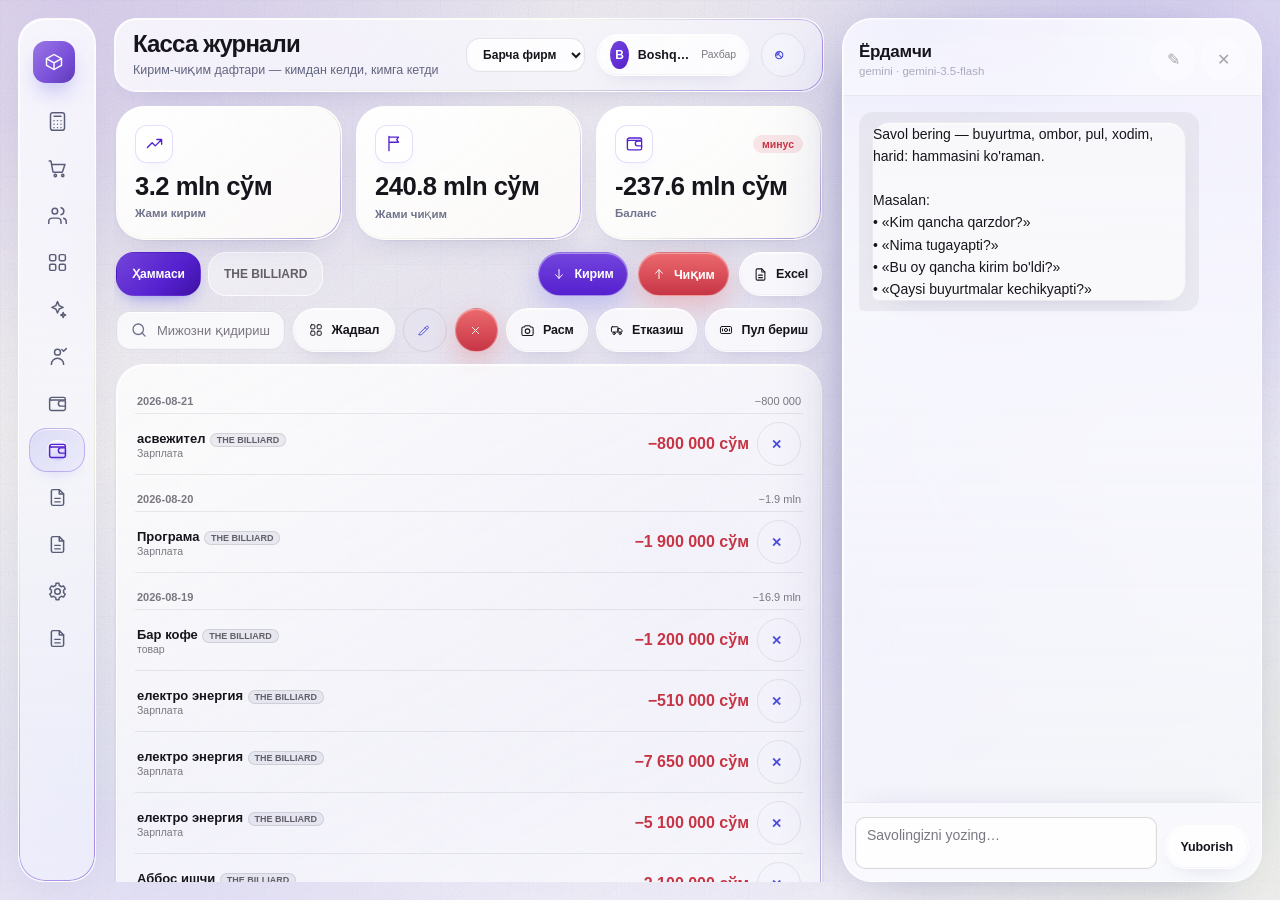
<file: tools/stend.html>
<!doctype html>
<html lang="uz"><head>
<meta charset="utf-8">
<meta name="viewport" content="width=device-width,initial-scale=1">
<title>TIZIM — dizayn stendi</title>
<link rel="stylesheet" href="/static/css/style.css">
<link rel="stylesheet" href="/static/css/brand.css">
<link rel="stylesheet" href="/static/css/platform-theme.css">
<link rel="stylesheet" href="/static/css/onboarding-premium.css">
<link rel="stylesheet" href="/static/css/quality.css">
<link rel="stylesheet" href="/static/css/liquid-glass.css">
<link rel="stylesheet" href="/static/css/liquid-glass-refinement.css">
</head>
<body class="ai-ochiq">
<svg class="paper-bg" xmlns="http://www.w3.org/2000/svg"
     preserveAspectRatio="xMidYMid slice" viewBox="0 0 1440 900" aria-hidden="true">
  <defs>
    <!-- Yengil to'qima: qog'oz hissini beradi, lekin rangsiz -->
    <filter id="toqima" x="0" y="0" width="100%" height="100%">
      <feTurbulence type="fractalNoise" baseFrequency="0.9" numOctaves="4"
                    seed="17" stitchTiles="stitch" result="n"/>
      <feColorMatrix in="n" type="saturate" values="0"/>
      <feComponentTransfer>
        <feFuncA type="linear" slope="0.055"/>
      </feComponentTransfer>
    </filter>

    <linearGradient id="asos" x1="0" y1="0" x2="1" y2="1">
      <stop offset="0%"   stop-color="#F4F6FC"/>
      <stop offset="52%"  stop-color="#E2E6F8"/>
      <stop offset="100%" stop-color="#DFE3F3"/>
    </linearGradient>

    <radialGradient id="nur1" cx="50%" cy="50%" r="50%">
      <stop offset="0%"   stop-color="#9AA0FF" stop-opacity=".34"/>
      <stop offset="100%" stop-color="#9AA0FF" stop-opacity="0"/>
    </radialGradient>
    <radialGradient id="nur2" cx="50%" cy="50%" r="50%">
      <stop offset="0%"   stop-color="#7FD1C9" stop-opacity=".22"/>
      <stop offset="100%" stop-color="#7FD1C9" stop-opacity="0"/>
    </radialGradient>

    <!-- Juda sust to'r: «tizim/reja» hissi, e'tiborni tortmaydi -->
    <pattern id="tor" width="46" height="46" patternUnits="userSpaceOnUse">
      <path d="M46 0H0V46" fill="none" stroke="#5E63E0" stroke-opacity=".05"
            stroke-width="1"/>
    </pattern>
  </defs>

  <rect width="1440" height="900" fill="url(#asos)"/>
  <rect width="1440" height="900" fill="url(#tor)"/>
  <rect x="820"  y="-320" width="880" height="880" fill="url(#nur1)"/>
  <rect x="-360" y="420"  width="900" height="900" fill="url(#nur2)"/>
  <rect x="240"  y="600"  width="700" height="700" fill="url(#nur1)" opacity=".5"/>
  <rect width="1440" height="900" filter="url(#toqima)" opacity=".9"/>
</svg>
<div class="app" id="app">
  <aside class="side glass">
    <div class="brand">
      <div class="logo" id="brandLogo"></div>
      <div><h1>TIZIM</h1><small>Бошқарув панели</small></div>
    </div>
    <nav class="nav" id="nav"></nav>
    <div class="side-foot">© INNASOFT MChJ<br>TIZIM · v1.0</div>
  </aside>
  <div class="main">
    <header class="topbar glass">
      <div><div class="page-title" id="ptitle">—</div><div class="page-sub" id="psub"></div></div>
      <div class="spacer"></div>
      <select class="fld" id="firmSel" style="width:auto;padding:8px 12px;font-size:12px;font-weight:600;display:none"
        onchange="setFirm(this.value)"></select>
      <div class="userchip"><div class="av" id="uav">?</div><span id="uname">—</span><small id="urole"></small></div>
      <button class="btn sm ghost" onclick="logout()" title="Chiqish">⎋</button>
    </header>
    <div class="content" id="content"></div>
  </div>
</div>

<div class="agent-panel ochiq" id="agentPanel">
  <div class="agent-head">
    <div style="flex:1;min-width:0">
      <div class="agent-title" id="agentNom">Ёрдамчи</div>
      <div class="agent-sub" id="agentHolat">gemini · gemini-3.5-flash</div>
    </div>
    <div class="agent-head-btns">
      <button class="agent-icon" title="Yangi suhbat">&#9998;</button>
      <button class="agent-icon" title="Yopish">&#10005;</button>
    </div>
  </div>
  <div class="agent-oqim" id="agentOqim">
    <div class="agent-xabar agentniki"><div class="agent-matn">Savol bering — buyurtma, ombor, pul, xodim, harid: hammasini ko'raman.

Masalan:
• «Kim qancha qarzdor?»
• «Nima tugayapti?»
• «Bu oy qancha kirim bo'ldi?»
• «Qaysi buyurtmalar kechikyapti?»</div></div>
  </div>
  <div class="agent-kirish">
    <textarea id="agentMatn" rows="2" placeholder="Savolingizni yozing…"></textarea>
    <button class="btn agent-yubor">Yuborish</button>
  </div>
</div>
<button id="agentOch" class="agent-och yashir">&#10022;</button>
<div class="toasts" id="toasts"></div>
<div class="overlay" id="overlay"><div class="modal glass" id="modalBox"></div></div>

<script src="/static/js/core/globals.js"></script>
<script src="/tools/stend.js"></script>
</body></html>
</file>
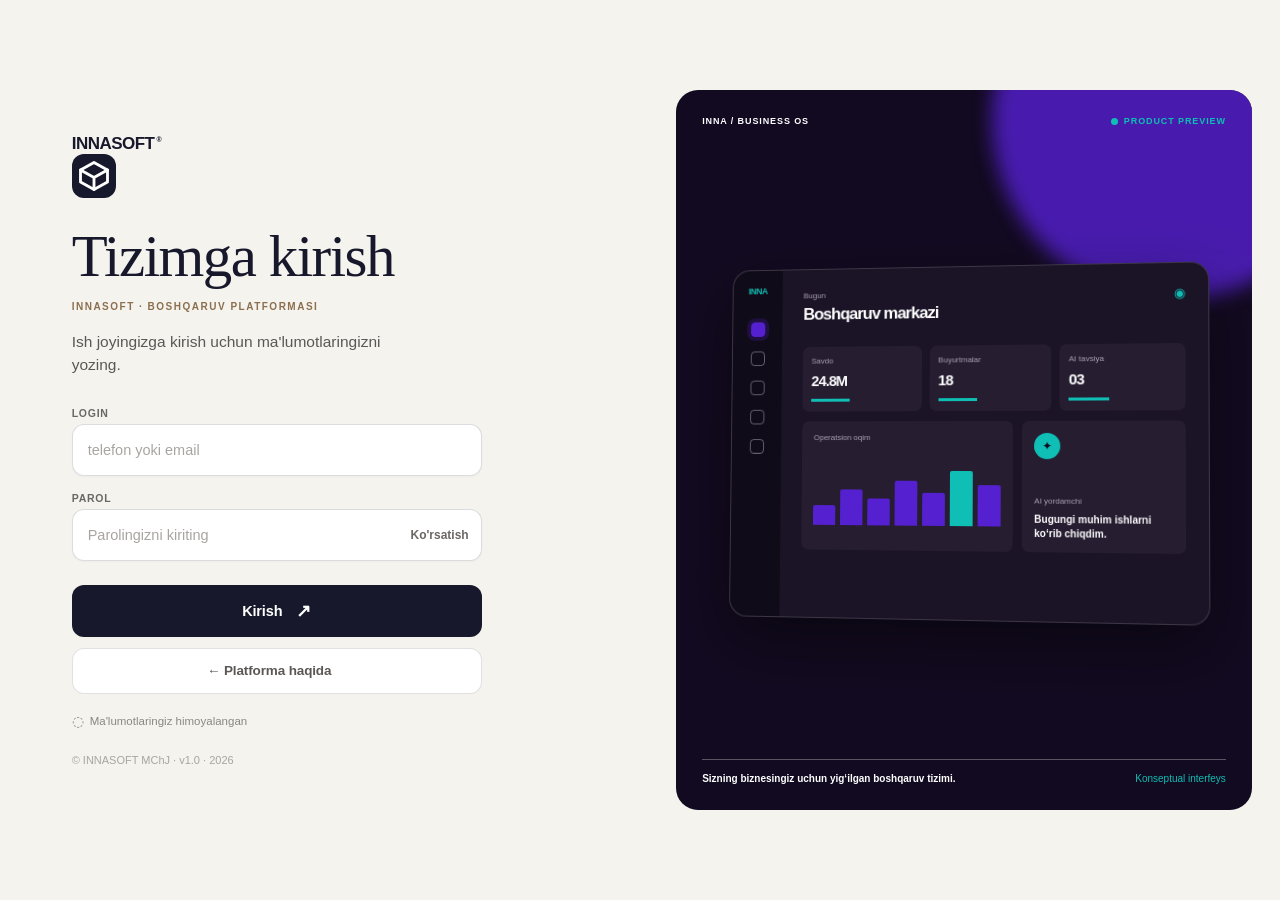
<file: tools/stend_login.html>
<!doctype html><html lang="uz"><head><meta charset="utf-8">
<meta name="viewport" content="width=device-width,initial-scale=1">
<title>Login stendi</title>
<link rel="stylesheet" href="/static/css/style.css">
<link rel="stylesheet" href="/static/css/brand.css">
<link rel="stylesheet" href="/static/css/platform-theme.css">
<link rel="stylesheet" href="/static/css/onboarding-premium.css">
<link rel="stylesheet" href="/static/css/quality.css">
<link rel="stylesheet" href="/static/css/liquid-glass.css">
<link rel="stylesheet" href="/static/css/liquid-glass-refinement.css">
</head><body>
<div class="login-screen" id="loginScreen" >
  <div class="login-layout">
    <section class="login-card" aria-labelledby="loginTitle">
      <a class="login-wordmark" href="/" aria-label="INNASOFT bosh sahifasi">INNASOFT<span>®</span></a>
      <div class="login-workspace" id="loginWorkspace" aria-live="polite">
        <span class="login-workspace-mark" id="loginWorkspaceMark">◈</span>
        <span><b id="loginWorkspaceName">INNASOFT</b><small id="loginWorkspaceDomain">Xavfsiz ish maydoni</small></span>
      </div>
      <div class="login-form-wrap">
        <div class="logo-xl" id="loginLogo"></div>
        <h1 id="loginTitle">Tizimga kirish</h1>
        <div class="kicker" id="loginKicker">INNASOFT · boshqaruv platformasi</div>
        <p class="login-intro" id="loginIntro">Ish joyingizga kirish uchun ma'lumotlaringizni yozing.</p>
        <div class="login-fields">
          <label class="fl">Login</label>
          <input class="fld" id="lg" placeholder="telefon yoki email" autocomplete="username"/>
          <label class="fl">Parol</label>
          <div class="login-password">
            <input class="fld" id="pw" type="password" placeholder="Parolingizni kiriting" autocomplete="current-password"/>
            <button class="login-password-toggle" id="loginPasswordToggle" type="button" aria-label="Parolni ko'rsatish" aria-pressed="false">Ko'rsatish</button>
          </div>
        </div>
        <button class="btn pri login-submit" onclick="doLogin()">Kirish <span aria-hidden="true">↗</span></button>
        <button class="btn ghost login-back" id="loginBack" onclick="lendingOrqaga()">← Platforma haqida</button>
        <div class="login-security"><span>◌</span> Ma'lumotlaringiz himoyalangan</div>
      </div>
      <div class="muted login-foot">© INNASOFT MChJ · v1.0 · 2026</div>
    </section>

    <aside class="login-showcase" aria-label="INNA Business Platform preview">
      <div class="login-showcase-head"><span>INNA / BUSINESS OS</span><span><i></i> Product preview</span></div>
      <div class="login-preview">
        <div class="preview-sidebar"><b>INNA</b><span class="preview-active"></span><span></span><span></span><span></span><span></span></div>
        <div class="preview-main">
          <div class="preview-greeting"><div><small>Bugun</small><strong>Boshqaruv markazi</strong></div><span>◉</span></div>
          <div class="preview-kpis"><article><small>Savdo</small><b>24.8M</b><i></i></article><article><small>Buyurtmalar</small><b>18</b><i></i></article><article><small>AI tavsiya</small><b>03</b><i></i></article></div>
          <div class="preview-grid"><article class="preview-chart"><small>Operatsion oqim</small><div class="chart-bars"><i></i><i></i><i></i><i></i><i></i><i></i><i></i></div></article><article class="preview-ai"><span>✦</span><small>AI yordamchi</small><b>Bugungi muhim ishlarni ko‘rib chiqdim.</b></article></div>
        </div>
      </div>
      <div class="login-showcase-caption"><b>Sizning biznesingiz uchun yig‘ilgan boshqaruv tizimi.</b><span>Konseptual interfeys</span></div>
    </aside>
  </div>
</div>

<script src="/static/js/core/globals.js"></script>
<script>
 var el=document.getElementById('loginLogo'); if(el) el.innerHTML=boxLogo(36);
</script>
</body></html>
</file>
<file: static/css/style.css>
/* =====================================================
   TIZIM — Light Liquid Glass · INNASOFT MChJ
   Fon: sohaga bog'liq bo'lmagan sovuq oq-siyohrang

   PALITRA SAYQALLANDI (2026-08-22). Ilgari ranglar hira va
   to'yinmagan ko'rinardi. Sabab o'lchandi:
     · urg'u #5B5FE6 — yorqinligi 71%, ya'ni juda ochiq
     · fon #E2E6F8 — deyarli oq-kulrang, rangi yo'q hisob
     · shisha ustiga oq qo'yilib, hamma narsa oqarib ketardi
   Natijada OQ MATN URG'U RANGIDA atigi 3.41 kontrast berardi —
   WCAG AA uchun 4.5 kerak, ya'ni tugmalardagi yozuv me'yordan
   past edi. Endi 4.97.

   Rang OILASI o'zgarmadi (siyohrang-binafsha, H≈237) — faqat
   to'yintirildi va chuqurlashtirildi.
   ===================================================== */
:root{
  --primary:#5B5FE6; --primary-soft:#9AA0FF; --primary-deep:#3B3FBF;
  --primary-glow:rgba(91,95,230,.42);
  --accent:linear-gradient(135deg,#8F93FF,#5B5FE6 62%,#4A4ED6);
  --ink:#161834; --ink-2:#3D4166; --ink-3:#6B6F94;
  --ok:#12885A; --warn:#A76B12; --danger:#CE2F3D;
  --glass-3:rgba(255,255,255,.34); --stroke:rgba(255,255,255,.75);
  --hair:rgba(40,45,100,.11); --radius:20px;
  --shadow:0 22px 46px -24px rgba(59,63,191,.5),0 3px 14px -5px rgba(59,63,191,.18),inset 0 1px 0 rgba(255,255,255,.95),inset 0 -14px 26px -16px rgba(110,116,215,.2);
  --blur:saturate(178%) blur(26px);
  --serif:"Playfair Display",Georgia,serif;
  --sans:-apple-system,BlinkMacSystemFont,"Segoe UI",Inter,Roboto,sans-serif;
}
*{box-sizing:border-box;margin:0;padding:0}
html,body{height:100%}
body{font-family:var(--sans);color:var(--ink);background:#E2E6F8;-webkit-font-smoothing:antialiased;overflow:hidden}
/* Fonda RANG bor. Ilgari tekis #E2E6F8 edi — deyarli oq, shuning
   uchun ustidagi oq shisha kartochkalar fondan ajralmasdi va butun
   ekran «yuvilgan» ko'rinardi. Endi ikki nurli dog' fonni jonlantiradi,
   shisha esa ular ustida aniq ko'rinadi. */
.paper-bg{position:fixed;inset:0;z-index:-2;
  background:
    radial-gradient(58% 44% at 8% 4%,rgba(154,160,255,.5),transparent 62%),
    radial-gradient(52% 46% at 96% 96%,rgba(91,95,230,.3),transparent 64%),
    linear-gradient(168deg,#E9ECFB,#DDE2F7 58%,#D6DCF5)}
/* Shishada endi yengil RANG TINI bor (oxiridagi siyohrang qatlam).
   Toza oq ustiga toza oq qo'yilsa chegara bilinmaydi — aynan shu
   «hira» hissini berardi. */
.glass{background:radial-gradient(135% 95% at 0% 0%,rgba(255,255,255,.62),transparent 46%),linear-gradient(160deg,rgba(255,255,255,.78),rgba(255,255,255,.56) 52%,rgba(236,238,255,.7));
  backdrop-filter:var(--blur);-webkit-backdrop-filter:var(--blur);
  border:1px solid transparent;border-radius:var(--radius);box-shadow:var(--shadow);position:relative}
.glass::after{content:"";position:absolute;inset:0;border-radius:inherit;pointer-events:none;padding:1px;
  background:linear-gradient(140deg,rgba(255,255,255,1),rgba(255,255,255,.4) 18%,rgba(154,160,255,.08) 46%,rgba(91,95,230,.62) 100%);
  -webkit-mask:linear-gradient(#000 0 0) content-box,linear-gradient(#000 0 0);-webkit-mask-composite:xor;
  mask:linear-gradient(#000 0 0) content-box,linear-gradient(#000 0 0);mask-composite:exclude}
.ic{display:inline-flex;align-items:center;justify-content:center}

/* ---------- Layout: desktop sidebar / mobile bottom nav ---------- */
.app{display:none;height:100vh;height:100dvh}
.app.on{display:grid;grid-template-columns:250px 1fr;padding:14px;gap:14px}
.side{display:flex;flex-direction:column;padding:16px 12px;overflow:hidden}
.brand{display:flex;align-items:center;gap:11px;padding:6px 8px 14px}
.logo{width:42px;height:42px;border-radius:13px;display:grid;place-items:center;flex:none;color:#fff;background:var(--accent);box-shadow:0 12px 24px -8px rgba(91,95,230,.7)}
.brand h1{font-family:var(--serif);font-size:16px;letter-spacing:1.4px}
.brand small{display:block;color:var(--ink-3);font-size:10px;letter-spacing:.4px;text-transform:uppercase;margin-top:2px}
.nav{display:flex;flex-direction:column;gap:3px;overflow-y:auto;flex:1}
.nav::-webkit-scrollbar{width:0}
.nav a{display:flex;align-items:center;gap:10px;padding:10px 12px;border-radius:12px;color:var(--ink-2);text-decoration:none;font-size:13.5px;font-weight:500;cursor:pointer;transition:.18s;border:1px solid transparent}
.nav a:hover{background:var(--glass-3);color:var(--ink)}
.nav a.active{background:linear-gradient(120deg,rgba(154,160,255,.34),rgba(91,95,230,.16));color:var(--primary-deep);border-color:rgba(91,95,230,.3)}
.side-foot{padding:10px 8px 2px;border-top:1px solid var(--hair);font-size:10.5px;color:var(--ink-3)}
.main{display:flex;flex-direction:column;overflow:hidden;gap:12px}
.topbar{display:flex;align-items:center;gap:12px;padding:12px 18px}
.page-title{font-family:var(--serif);font-size:19px;font-weight:700}
.page-sub{font-size:11.5px;color:var(--ink-3);margin-top:1px}
.spacer{flex:1}
.userchip{display:flex;align-items:center;gap:9px;background:linear-gradient(160deg,rgba(255,255,255,.5),rgba(255,255,255,.26));border:1px solid rgba(255,255,255,.62);padding:6px 12px;border-radius:30px;font-size:12.5px;font-weight:600}
.userchip .av{width:28px;height:28px;border-radius:50%;display:grid;place-items:center;font-weight:700;font-size:12px;background:var(--accent);color:#fff}
.userchip small{color:var(--ink-3);font-weight:500}
.content{flex:1;overflow-y:auto;padding:2px 2px 20px;-webkit-overflow-scrolling:touch}
.content::-webkit-scrollbar{width:7px}
.content::-webkit-scrollbar-thumb{background:rgba(91,95,230,.25);border-radius:10px}
.page{display:none;animation:fade .35s ease}
.page.show{display:block}
@keyframes fade{from{opacity:0;transform:translateY(8px)}to{opacity:1;transform:none}}
.bottom-nav{display:none}

/* ---------- Mobile (Telegram Mini App) ---------- */
@media(max-width:860px){
  .app.on{grid-template-columns:1fr;padding:10px;gap:10px}
  .side{display:none}
  /* TOPBAR MOBILDA SIQILADI.
     Muammo: flex qatorda sarlavha + firma tanlash + userchip + chiqish
     tugmasi 375px ga sig'masdi. `min-width:auto` tufayli hech biri
     qisqarmasdi — sarlavha 3 qatorga o'raldi, userchip 72px va chiqish
     tugmasi 119px ekrandan CHIQIB ketdi (brauzerda o'lchandi).
     Yechim: hamma element qisqara olsin, uzun matn uch nuqta bilan
     kesilsin, tanlash maydoniga shift qo'yilsin. */
  .topbar{padding:11px 14px;gap:8px;flex-wrap:nowrap}
  .topbar > *{min-width:0}
  .page-title{font-size:16px;white-space:nowrap;overflow:hidden;text-overflow:ellipsis}
  .page-sub{white-space:nowrap;overflow:hidden;text-overflow:ellipsis}
  #firmSel{max-width:132px;flex-shrink:2}
  .userchip{flex-shrink:0;padding:5px 9px}
  .content{padding-bottom:86px}
  .bottom-nav{display:flex;position:fixed;left:10px;right:10px;bottom:10px;z-index:60;padding:7px;gap:3px;justify-content:space-around;border-radius:22px}
  .bottom-nav a{flex:1;display:flex;flex-direction:column;align-items:center;gap:3px;padding:7px 2px;border-radius:14px;color:var(--ink-3);text-decoration:none;font-size:9.5px;font-weight:600;cursor:pointer}
  .bottom-nav a.active{color:var(--primary-deep);background:linear-gradient(120deg,rgba(154,160,255,.34),rgba(91,95,230,.14))}
  .g4{grid-template-columns:repeat(2,1fr)!important}
  .g3{grid-template-columns:1fr!important}
  .g2{grid-template-columns:1fr!important}
  .split{grid-template-columns:1fr!important}
  .userchip small{display:none}
  table{font-size:11.5px!important}
  th,td{padding:8px 8px!important}
  .hide-m{display:none!important}

  /* JADVAL MOBILDA SURILADI.
     Muammo: jadval 450px, ekran 375px — ustunlar KESILIB qolardi va
     ularni ko'rishning iloji yo'q edi (ota `overflow:visible`).
     Endi kartochka ichida gorizontal suriladi. Brauzerda o'lchab
     topilgan (Xodimlar va Moliya bo'limlari). */
  .card > table, .glass > table{
    display:block;
    overflow-x:auto;
    -webkit-overflow-scrolling:touch;
    white-space:nowrap;
  }
  /* GRID/FLEX ELEMENTI KICHRAYA OLSIN.
     Standart `min-width:auto` grid elementini min-content dan
     kichrayishga qo'ymaydi — natijada ichidagi keng jadval butun
     kartochkani 617px ga cho'zib yuborardi (ekran 375px). Bu
     klassik grid tuzog'i. `min-width:0` uni yechadi. */
  .split > *, .grid > *, .g2 > *, .g3 > *, .g4 > *{min-width:0}

  /* Surilayotganini bildirish — o'ng chekkada yengil soya */
  .card > table::-webkit-scrollbar, .glass > table::-webkit-scrollbar{height:4px}
  .card > table::-webkit-scrollbar-thumb, .glass > table::-webkit-scrollbar-thumb{
    background:rgba(91,95,230,.3);border-radius:4px}
}

/* ---------- Primitives ---------- */
.grid{display:grid;gap:12px}
.g4{grid-template-columns:repeat(4,1fr)}
.g3{grid-template-columns:repeat(3,1fr)}
.g2{grid-template-columns:repeat(2,1fr)}
.split{display:grid;grid-template-columns:1.3fr 1fr;gap:12px}
/* Balansda Актив/Пассив teng bo'lishi kerak — biri ikkinchisidan
   keng ko'rinsa, ular teng degan asosiy g'oya buziladi. */
.split.teng{grid-template-columns:1fr 1fr}
.card{padding:18px}
.row{display:flex;align-items:center;gap:10px}
.between{display:flex;align-items:center;justify-content:space-between;gap:10px}
.muted{color:var(--ink-3)}
.mb{margin-bottom:12px}
h2.sec{font-family:var(--serif);font-size:16.5px;margin-bottom:2px}
.sec-sub{font-size:12px;color:var(--ink-3);margin-bottom:13px}
.kpi .ic-box{width:38px;height:38px;border-radius:12px;display:grid;place-items:center;color:var(--primary);background:linear-gradient(160deg,rgba(184,187,255,.34),rgba(154,160,255,.12));border:1px solid rgba(91,95,230,.24)}
.kpi .val{font-size:22px;font-weight:700;margin:11px 0 2px;font-variant-numeric:tabular-nums;letter-spacing:-.4px}
.kpi .lab{font-size:11.5px;color:var(--ink-3)}
.chip{font-size:10.5px;font-weight:700;padding:3px 9px;border-radius:20px;display:inline-flex;align-items:center;gap:4px}
.chip.up{background:rgba(26,158,99,.13);color:var(--ok)}
.chip.dn{background:rgba(214,61,73,.12);color:var(--danger)}
table{width:100%;border-collapse:collapse;font-size:12.5px}
th{text-align:left;font-size:10px;text-transform:uppercase;letter-spacing:.7px;color:var(--ink-3);padding:9px 12px;font-weight:600;white-space:nowrap}
td{padding:10px 12px;border-top:1px solid var(--hair);vertical-align:middle}
tbody tr:hover{background:rgba(91,95,230,.05)}
.tag{font-size:10.5px;font-weight:600;padding:3px 9px;border-radius:8px;display:inline-flex;align-items:center;gap:4px;white-space:nowrap}
.tag.ok{background:rgba(26,158,99,.12);color:var(--ok)}
.tag.warn{background:rgba(183,121,31,.14);color:var(--warn)}
.tag.dn{background:rgba(214,61,73,.12);color:var(--danger)}
.tag.pri{background:rgba(91,95,230,.14);color:var(--primary-deep)}
.tag.mut{background:rgba(40,45,100,.07);color:var(--ink-2)}
.btn{font-family:inherit;font-size:12.5px;font-weight:600;padding:9px 15px;border-radius:12px;border:1px solid rgba(91,95,230,.18);background:linear-gradient(160deg,rgba(255,255,255,.55),rgba(255,255,255,.3));color:var(--ink);cursor:pointer;transition:.18s;display:inline-flex;align-items:center;gap:7px;text-decoration:none}
.btn:hover{background:#fff;border-color:rgba(91,95,230,.3)}
.btn.pri{background:var(--accent);border-color:transparent;color:#fff;box-shadow:0 12px 24px -10px rgba(91,95,230,.75)}
.btn.sm{padding:6px 11px;font-size:11.5px}
.btn.ghost{background:transparent;border-color:transparent;color:var(--primary-deep)}
.btn.dngr{background:rgba(214,61,73,.1);border-color:rgba(214,61,73,.25);color:var(--danger)}
input.fld,select.fld,textarea.fld{width:100%;font-family:inherit;font-size:13px;padding:10px 13px;border-radius:12px;border:1px solid rgba(91,95,230,.22);background:rgba(255,255,255,.6);color:var(--ink);outline:0}
input.fld:focus,select.fld:focus{border-color:var(--primary);background:#fff}
label.fl{display:block;font-size:11px;font-weight:600;color:var(--ink-3);margin:10px 0 5px;text-transform:uppercase;letter-spacing:.5px}
.pbar{height:8px;border-radius:10px;background:rgba(91,95,230,.13);overflow:hidden}
.pbar i{display:block;height:100%;border-radius:10px;background:var(--accent)}
.alert{display:flex;gap:11px;padding:12px;border-radius:14px;background:linear-gradient(160deg,rgba(255,255,255,.4),rgba(255,255,255,.18));border:1px solid rgba(255,255,255,.5);align-items:flex-start}
.alert .ai{width:32px;height:32px;border-radius:10px;display:grid;place-items:center;flex:none}
.alert.d .ai{background:rgba(214,61,73,.13);color:var(--danger)}
.alert.w .ai{background:rgba(183,121,31,.14);color:var(--warn)}
.alert.o .ai{background:rgba(26,158,99,.13);color:var(--ok)}
.alert b{font-size:12.5px}.alert p{font-size:11.5px;color:var(--ink-3);margin-top:2px}
.bars{display:flex;align-items:flex-end;gap:10px;height:130px;padding-top:6px}
.bar{flex:1;display:flex;flex-direction:column;align-items:center;gap:6px;height:100%;justify-content:flex-end}
.col{width:100%;max-width:26px;border-radius:8px 8px 4px 4px;background:linear-gradient(180deg,#9AA0FF,#C7CAFF)}
.bar small{font-size:10px;color:var(--ink-3)}
.toasts{position:fixed;right:16px;bottom:16px;z-index:220;display:flex;flex-direction:column;gap:9px;max-width:88vw}
.toast{min-width:260px;padding:13px 15px;animation:slidein .3s ease}
@keyframes slidein{from{opacity:0;transform:translateX(36px)}to{opacity:1;transform:none}}
.overlay{position:fixed;inset:0;background:rgba(40,45,90,.3);backdrop-filter:blur(6px);z-index:200;display:none;align-items:center;justify-content:center;padding:16px}
.overlay.show{display:flex}
.modal{width:430px;max-width:100%;max-height:88vh;overflow-y:auto;padding:22px;animation:pop .28s ease}
/* mijoz detalizatsiyasi kabi keng jadvallar uchun */
.modal.wide{width:980px}
@keyframes pop{from{opacity:0;transform:scale(.94)}to{opacity:1;transform:none}}
.steps{display:flex;gap:4px;margin:8px 0}
.steps i{flex:1;height:5px;border-radius:4px;background:rgba(91,95,230,.15)}
.steps i.on{background:var(--accent)}

/* Mini App: oyna balandligi JS'dan --tg-h ga yoziladi (globals.js).
   88vh ishlatilsa klaviatura ochilganda modal ekrandan chiqib ketardi. */
.tg .overlay{height:var(--tg-h, 100%);align-items:flex-start;padding:10px 12px;overflow-y:auto}
.tg .modal{max-height:calc(var(--tg-h, 88vh) - 24px);margin:0;padding:18px}
.tg .modal.wide{width:100%}
.tg .btn{padding:12px 18px;font-size:14px;border-radius:14px}
.tg input.fld,.tg select.fld,.tg textarea.fld{padding:13px 14px;font-size:15px}
.tg td,.tg th{padding:12px 10px}
.tg .kpi .val{font-size:24px}
.tg .hide-tg{display:none!important}
.tg .content{padding-bottom:96px}
.fab{width:52px;height:52px;border-radius:50%;background:var(--accent);color:#fff;display:grid;place-items:center;
  margin-top:-26px;box-shadow:0 14px 28px -8px rgba(91,95,230,.85),inset 0 1px 0 rgba(255,255,255,.5);border:3px solid rgba(255,255,255,.8)}
.qa-grid{display:grid;grid-template-columns:1fr 1fr;gap:9px}
.qa{display:flex;flex-direction:column;align-items:center;gap:8px;padding:16px 8px;border-radius:16px;cursor:pointer;
  border:1px solid rgba(91,95,230,.18);background:linear-gradient(160deg,rgba(255,255,255,.55),rgba(255,255,255,.3));
  font-size:12px;font-weight:600;color:var(--ink);transition:.15s;text-align:center}
.qa:hover{background:#fff;transform:translateY(-2px)}
.qa .qi{font-size:24px}

/* Filtr chiplar (Figma dizayni) */
.chips{display:flex;gap:7px;flex-wrap:wrap;margin-bottom:12px}
.fchip{font-family:inherit;font-size:12px;font-weight:600;padding:7px 15px;border-radius:20px;cursor:pointer;transition:.15s;
  border:1px solid rgba(255,255,255,.6);background:linear-gradient(160deg,rgba(255,255,255,.5),rgba(255,255,255,.25));color:var(--ink-2)}
.fchip.on{background:var(--accent);color:#fff;border-color:transparent;box-shadow:0 8px 18px -8px rgba(91,95,230,.7)}
.searchbar{display:flex;align-items:center;gap:9px;background:linear-gradient(160deg,rgba(255,255,255,.5),rgba(255,255,255,.26));
  border:1px solid rgba(255,255,255,.62);padding:10px 16px;border-radius:30px;margin-bottom:12px;
  box-shadow:inset 0 1px 0 rgba(255,255,255,.85)}
.searchbar input{background:none;border:0;outline:0;color:var(--ink);font-size:13.5px;width:100%}
.searchbar input::placeholder{color:var(--ink-3)}
/* mijoz kartasi (Figma) */
.ccard{padding:16px;cursor:pointer;transition:.18s}
.ccard:hover{transform:translateY(-2px)}
.ccard .divider{border:0;border-top:1px solid var(--hair);margin:11px 0}
/* buyurtma kartasi tracker (Figma: 4 nuqta chiziq bilan) */
.trk{display:flex;align-items:center;margin:12px 2px 4px}
.trk .td{width:11px;height:11px;border-radius:50%;background:rgba(91,95,230,.18);flex:none;position:relative}
.trk .td.on{background:var(--primary);box-shadow:0 0 0 3px rgba(154,160,255,.3)}
.trk .tl{flex:1;height:2.5px;background:rgba(91,95,230,.15)}
.trk .tl.on{background:var(--primary-soft)}
.trk-labs{display:flex;justify-content:space-between;font-size:9.5px;color:var(--ink-3);margin-bottom:6px}

/* ---------- Login ---------- */
.login-screen{position:fixed;inset:0;z-index:150;display:flex;align-items:center;justify-content:center;padding:18px;overflow-y:auto}
.login-card{max-width:450px;width:100%;padding:28px 30px 24px;text-align:center}
.login-workspace{display:none;align-items:center;gap:9px;text-align:left;margin:-3px -4px 18px;padding:9px 11px;border-radius:14px;background:linear-gradient(135deg,rgba(154,160,255,.2),rgba(255,255,255,.42));border:1px solid rgba(91,95,230,.16)}
.login-card-yangi .login-workspace{display:flex}
.login-workspace-mark{display:grid;place-items:center;width:28px;height:28px;border-radius:10px;flex:none;color:#fff;font-size:12px;font-weight:800;background:var(--accent);box-shadow:0 8px 16px -9px var(--primary-glow)}
.login-workspace b{display:block;font-size:11.5px;color:var(--ink);line-height:1.2}
.login-workspace small{display:block;margin-top:2px;font-size:10px;color:var(--ink-3);line-height:1.2;overflow:hidden;text-overflow:ellipsis;white-space:nowrap;max-width:300px}
.login-card .logo-xl{width:68px;height:68px;border-radius:20px;margin:0 auto 15px;display:grid;place-items:center;color:#fff;background:var(--accent);box-shadow:0 20px 44px -14px rgba(91,95,230,.8)}
.login-card h1{font-family:var(--serif);font-size:31px;letter-spacing:.5px;line-height:1.15}
.login-card .kicker{font-size:10.5px;letter-spacing:1.7px;text-transform:uppercase;color:var(--primary-deep);font-weight:700;margin:7px 0 10px}
.login-intro{max-width:328px;margin:0 auto 19px;color:var(--ink-2);font-size:12.5px;line-height:1.55}
.login-fields{text-align:left}
.login-fields .fl{margin-top:11px}
.login-fields .fl:first-child{margin-top:0}
.login-password{position:relative}
.login-password .fld{padding-right:92px}
.login-password-toggle{position:absolute;right:6px;top:50%;transform:translateY(-50%);padding:5px 7px;border:0;border-radius:8px;background:transparent;color:var(--primary-deep);font:inherit;font-size:10.5px;font-weight:700;cursor:pointer}
.login-password-toggle:hover{background:rgba(91,95,230,.08)}
.login-submit{width:100%;justify-content:center;margin-top:19px;padding:12px}
.login-back{width:100%;justify-content:center;margin-top:7px}
.login-security{display:flex;align-items:center;justify-content:center;gap:6px;margin-top:13px;color:var(--ink-3);font-size:10.5px}
.login-security span{color:var(--ok);font-size:14px;line-height:1}
.login-foot{font-size:10.5px;margin-top:9px}

/* ---------- Premium kirish — INNASOFT corporate palette ----------
   Login mantiqi o'zgarmaydi: bu faqat sahnaning ko'rinishi. O'ngdagi
   preview haqiqiy ma'lumot ko'rsatmaydi, mahsulotga kirishdan oldingi
   yo'nalishni tushuntiradigan statik kompozitsiya. */
.login-screen{background:#f7f0ea;padding:24px;align-items:stretch}
.login-layout{width:min(1180px,100%);margin:auto;min-height:min(720px,calc(100dvh - 48px));display:grid;grid-template-columns:minmax(360px,.88fr) minmax(460px,1.32fr);background:#fff;box-shadow:0 26px 80px rgba(24,10,55,.18)}
.login-card{max-width:none;width:auto;padding:34px 42px 28px;display:flex;flex-direction:column;text-align:left;background:#fff}
.login-wordmark{display:inline-flex;align-items:flex-start;align-self:flex-start;color:#090909;text-decoration:none;font-size:18px;font-weight:950;letter-spacing:-1px}.login-wordmark span{font-size:7px;margin:2px 0 0 2px}
.login-form-wrap{width:min(345px,100%);margin:auto 0}.login-card .logo-xl{width:44px;height:44px;border-radius:0;margin:0 0 31px;background:#5520cf;box-shadow:none}.login-card h1{font-family:Inter,ui-sans-serif,system-ui,sans-serif;font-size:33px;line-height:.98;letter-spacing:-.07em}.login-card .kicker{font-size:10px;color:#5520cf;letter-spacing:.1em;margin:9px 0 9px}.login-intro{margin:0 0 25px;font-size:12px;color:#5b5754;max-width:300px}.login-fields .fl{font-size:10px;color:#090909;margin-top:13px}.login-fields .fld{height:48px;border:1px solid rgba(9,9,9,.45);border-radius:0;background:#fff;color:#090909;font-size:12px;padding:0 13px}.login-fields .fld:focus{border-color:#5520cf;box-shadow:0 0 0 3px rgba(85,32,207,.12)}.login-password-toggle{color:#5520cf}.login-submit{height:50px;margin-top:19px;border-radius:0;background:#090909!important;box-shadow:none!important;font-size:12px}.login-submit span{margin-left:auto;color:#0fbeb4;font-size:18px}.login-submit:hover{background:#5520cf!important}.login-back{justify-content:flex-start;width:auto;margin-top:13px;padding-left:0;color:#5b5754!important}.login-security{justify-content:flex-start;margin-top:21px;font-size:10px}.login-security span{color:#5520cf}.login-foot{margin-top:22px;font-size:9.5px;color:#777!important}.login-workspace{margin:20px 0 -12px;padding:8px 10px;border-radius:0;background:#f7f0ea;border:1px solid rgba(9,9,9,.13)}.login-workspace-mark{border-radius:0;background:#5520cf}.login-card-yangi .login-workspace{display:flex}.login-showcase{position:relative;min-height:500px;overflow:hidden;display:flex;flex-direction:column;padding:22px;background:#120a20;color:#fff}.login-showcase:before{content:"";position:absolute;width:360px;height:360px;right:-100px;top:-150px;border-radius:50%;background:#5520cf;filter:blur(10px);opacity:.82}.login-showcase-head{position:relative;z-index:2;display:flex;justify-content:space-between;font-size:9px;letter-spacing:.1em;text-transform:uppercase;font-weight:800}.login-showcase-head>span:last-child{display:flex;align-items:center;gap:6px;color:#0fbeb4}.login-showcase-head i{width:7px;height:7px;border-radius:50%;background:#0fbeb4}.login-preview{position:relative;z-index:1;display:grid;grid-template-columns:52px 1fr;gap:0;width:92%;margin:auto;min-height:355px;background:#1b1326;border:1px solid rgba(255,255,255,.15);border-radius:18px;box-shadow:0 24px 60px rgba(0,0,0,.46);transform:perspective(1100px) rotateY(-7deg) rotateX(2deg)}.preview-sidebar{padding:16px 0;display:flex;flex-direction:column;align-items:center;gap:15px;background:#100b18;border-radius:18px 0 0 18px}.preview-sidebar b{font-size:9px;color:#0fbeb4;letter-spacing:-.06em;margin-bottom:12px}.preview-sidebar span{width:15px;height:15px;border:1px solid rgba(255,255,255,.35);border-radius:4px}.preview-sidebar .preview-active{background:#5520cf;border-color:#5520cf;box-shadow:0 0 0 4px rgba(85,32,207,.23)}.preview-main{padding:22px}.preview-greeting{display:flex;justify-content:space-between;align-items:start}.preview-greeting small,.preview-kpis small,.preview-chart small,.preview-ai small{display:block;color:#aaa2b2;font-size:8px}.preview-greeting strong{display:block;margin-top:5px;font-size:17px;letter-spacing:-.06em}.preview-greeting>span{color:#0fbeb4;font-size:13px}.preview-kpis{display:grid;grid-template-columns:repeat(3,1fr);gap:8px;margin-top:23px}.preview-kpis article{padding:10px 9px;background:#261d31;border-radius:7px}.preview-kpis b{display:block;margin-top:7px;font-size:15px;letter-spacing:-.06em}.preview-kpis i{display:block;width:38%;height:3px;margin-top:10px;background:#0fbeb4}.preview-grid{display:grid;grid-template-columns:1.35fr 1fr;gap:9px;margin-top:10px}.preview-chart,.preview-ai{min-height:130px;padding:12px;background:#261d31;border-radius:7px}.chart-bars{height:84px;display:flex;align-items:end;gap:5px;padding-top:20px}.chart-bars i{display:block;flex:1;background:#5520cf;border-radius:2px 2px 0 0}.chart-bars i:nth-child(1){height:31%}.chart-bars i:nth-child(2){height:56%}.chart-bars i:nth-child(3){height:42%}.chart-bars i:nth-child(4){height:70%}.chart-bars i:nth-child(5){height:52%}.chart-bars i:nth-child(6){height:86%;background:#0fbeb4}.chart-bars i:nth-child(7){height:64%}.preview-ai{display:flex;flex-direction:column}.preview-ai>span{display:grid;place-items:center;width:26px;height:26px;margin-bottom:auto;border-radius:50%;background:#0fbeb4;color:#120a20;font-size:12px}.preview-ai b{font-size:10px;line-height:1.35;margin-top:7px}.login-showcase-caption{position:relative;z-index:2;display:flex;justify-content:space-between;gap:16px;border-top:1px solid rgba(255,255,255,.3);padding-top:13px;font-size:10px}.login-showcase-caption b{max-width:260px}.login-showcase-caption span{color:#0fbeb4;white-space:nowrap}
@media(max-width:860px){.login-screen{padding:0;background:#fff;align-items:stretch}.login-layout{min-height:100dvh;grid-template-columns:1fr;box-shadow:none}.login-card{padding:25px 24px 20px;min-height:100dvh}.login-showcase{display:none}.login-form-wrap{margin:auto 0}.login-card .logo-xl{margin-bottom:25px}.login-card h1{font-size:30px}}
.roles{display:grid;grid-template-columns:1fr 1fr;gap:8px;margin:16px 0 4px}
.roles button{font-family:inherit;font-size:11.5px;font-weight:600;padding:9px 6px;border-radius:11px;border:1px solid rgba(91,95,230,.2);background:rgba(255,255,255,.45);color:var(--ink-2);cursor:pointer;transition:.15s}
.roles button:hover{background:#fff;color:var(--primary-deep);border-color:var(--primary)}

/* ================= AI AGENT — o'ng tomondagi suhbat paneli ================= */

.agent-och{
  position:fixed; right:22px; bottom:22px; z-index:60;
  width:52px; height:52px; border-radius:50%; border:none; cursor:pointer;
  background:var(--primary,#7c7fe8); color:#fff; font-size:22px; line-height:1;
  box-shadow:0 6px 20px rgba(0,0,0,.22); transition:transform .15s, opacity .15s;
}
.agent-och:hover{transform:scale(1.06)}
.agent-och.yashir{opacity:0; pointer-events:none}

.agent-panel{
  position:fixed; top:0; right:0; z-index:61;
  width:min(420px,100vw); height:100vh;
  display:flex; flex-direction:column;
  background:var(--card,#faf7f0);
  border-left:1px solid rgba(0,0,0,.10);
  box-shadow:-8px 0 28px rgba(0,0,0,.14);
  transform:translateX(100%); transition:transform .22s ease;
}
.agent-panel.ochiq{transform:translateX(0)}

.agent-head{
  display:flex; align-items:center; justify-content:space-between; gap:10px;
  padding:14px 16px; border-bottom:1px solid rgba(0,0,0,.08);
}
.agent-title{font-weight:600; font-size:15px}
.agent-sub{font-size:12px; opacity:.6; margin-top:2px}
.agent-sub.agent-ogoh{color:#c0392b; opacity:1}
.agent-head-btns{display:flex; gap:6px}
.agent-icon{
  border:none; background:transparent; cursor:pointer;
  font-size:16px; opacity:.55; padding:4px 8px; border-radius:6px;
}
.agent-icon:hover{opacity:1; background:rgba(0,0,0,.06)}

.agent-oqim{flex:1; overflow-y:auto; padding:16px; display:flex;
            flex-direction:column; gap:12px}

.agent-xabar{max-width:88%; border-radius:14px; padding:10px 13px; font-size:14px}
.agent-xabar.meniki{
  align-self:flex-end; background:var(--primary,#7c7fe8); color:#fff;
  border-bottom-right-radius:5px;
}
.agent-xabar.agentniki{
  align-self:flex-start; background:rgba(0,0,0,.05);
  border-bottom-left-radius:5px;
}
/* Agent javobida qator ko'chirish saqlansin — u ro'yxat va hisob yozadi */
.agent-matn{white-space:pre-wrap; line-height:1.45}
.agent-iz{
  margin-top:7px; padding-top:6px; border-top:1px solid rgba(0,0,0,.08);
  font-size:11px; opacity:.55;
}
.agent-kutish{opacity:.55; font-style:italic}

.agent-kirish{
  padding:12px; border-top:1px solid rgba(0,0,0,.08);
  display:flex; gap:8px; align-items:flex-end;
}
.agent-kirish textarea{
  flex:1; resize:none; font:inherit; font-size:14px; padding:9px 11px;
  border-radius:10px; border:1px solid rgba(0,0,0,.14);
  background:rgba(255,255,255,.65);
}
.agent-yubor{white-space:nowrap}

@media (max-width:520px){
  .agent-panel{width:100vw}
  /* AI tugmasi pastki menyu USTIDA turadi.
     Ilgari `bottom:14px` edi — u pastki menyu (10px, balandligi ~62px)
     bilan bitta joyda va bitta z-index (60) da bo'lib, oxirgi menyu
     bandini («Мижозлар») bosib turardi: brauzerda o'lchandi —
     tugma 309..361, menyu 10..365. Endi menyudan yuqoriga chiqarildi. */
  .agent-och{right:14px; bottom:84px; z-index:61}
}

.agent-tanla{
  font:inherit; font-weight:600; font-size:15px;
  border:none; background:transparent; cursor:pointer;
  padding:0; max-width:100%; color:inherit;
}

/* ================== GenUI — AI chizgan komponentlar ==================
 * Chat oynasi tor (360px atrofida), shuning uchun hamma narsa ixcham:
 * kichik shrift, kam bo'shliq, jadval gorizontal aylanadi. */
.genui{display:flex;flex-direction:column;gap:8px;margin-top:8px}
.genui-karta{background:var(--hair);border-radius:12px;padding:10px 11px}
.genui-sarlavha{font-weight:700;font-size:12.5px;margin-bottom:7px}
.genui-kichik-sarlavha{font-size:10px;letter-spacing:.6px;text-transform:uppercase;
  color:var(--muted);margin:9px 0 5px}
.genui-izoh{font-size:11px;color:var(--muted);margin-top:6px;line-height:1.45}

/* --- jadval --- */
.genui-aylan{overflow-x:auto;-webkit-overflow-scrolling:touch}
.genui-jadval{width:100%;border-collapse:collapse;font-size:11.5px}
.genui-jadval th{text-align:left;font-size:9.5px;letter-spacing:.4px;
  text-transform:uppercase;color:var(--muted);padding:0 6px 5px 0;white-space:nowrap}
.genui-jadval td{padding:5px 6px 5px 0;border-top:1px solid var(--ink-2);
  white-space:nowrap}
.genui-jadval tbody tr:first-child td{border-top:0}
.genui-q-ok   td:first-child{box-shadow:inset 2px 0 0 var(--ok)}
.genui-q-warn td:first-child{box-shadow:inset 2px 0 0 var(--warn)}
.genui-q-dn   td:first-child{box-shadow:inset 2px 0 0 var(--danger)}
.genui-q-ok td:first-child,.genui-q-warn td:first-child,
.genui-q-dn td:first-child{padding-left:7px}

/* --- ko'rsatkichlar --- */
.genui-plitalar{display:grid;grid-template-columns:repeat(auto-fit,minmax(96px,1fr));gap:7px}
.genui-plita{background:var(--card,rgba(255,255,255,.5));border-radius:10px;padding:8px 9px}
.genui-plita-nom{font-size:9.5px;letter-spacing:.4px;text-transform:uppercase;
  color:var(--muted);margin-bottom:3px}
.genui-plita-qiymat{font-size:15px;font-weight:700;line-height:1.15}
.genui-plita-ozg{font-size:10.5px;color:var(--muted);margin-top:2px}

/* --- tafsilot --- */
.genui-qator{display:flex;justify-content:space-between;gap:10px;
  font-size:12px;padding:4px 0;border-top:1px solid var(--ink-2)}
.genui-karta .genui-qator:first-of-type{border-top:0}
.genui-nom{color:var(--muted)}

/* --- taqsimot (diagramma) --- */
.genui-bar-qator{display:grid;grid-template-columns:74px 1fr auto;
  align-items:center;gap:7px;font-size:11px;padding:3px 0}
.genui-bar-nom{color:var(--muted);overflow:hidden;text-overflow:ellipsis;white-space:nowrap}
/* Yo'lak SUST bo'lsin: to'q bo'lsa ikkinchi ustunga o'xshab,
   diagramma ikki rangli bo'lib ko'rinadi. */
.genui-bar-yolak{background:rgba(128,128,128,.16);border-radius:6px;
  height:8px;overflow:hidden}
/* TRANSFORM, `width` EMAS. `width` ni animatsiya qilish har kadrda
   layoutni qayta hisoblatadi; `transform` esa kompozitor qatlamida
   ishlaydi. Kenglik 100% bo'lib turadi, nisbat `scaleX` bilan
   beriladi (JS `genui.js` da qo'yadi). Kirish harakati — `ease-out`. */
.genui-bar{height:100%;border-radius:6px;background:var(--primary);
  width:100%;transform-origin:left center;transform:scaleX(0);
  transition:transform .35s ease-out}
/* Kirish animatsiyasisiz chizilishi uchun JS qiymatni darrov qo'yadi;
   `scaleX(0)` faqat qiymat kelmagan holatdagi zaxira ko'rinish. */
.genui-b-ok{background:var(--ok)} .genui-b-warn{background:var(--warn)}
.genui-b-dn{background:var(--danger)}
.genui-bar-son{font-weight:600;font-size:11px;white-space:nowrap}

/* --- profil oynasi (konstruktor natijasi) --- */
.genui-profil-nom{font-size:14px;font-weight:700;margin-bottom:3px}
.genui-oqim{display:flex;flex-wrap:wrap;align-items:center;gap:4px}
.genui-oqim-qadam{background:var(--card,rgba(255,255,255,.55));border-radius:7px;
  padding:3px 7px;font-size:10.5px;font-weight:600}
.genui-oqim-strelka{color:var(--muted);font-size:10px}
.genui-maydonlar{display:flex;flex-wrap:wrap;gap:5px}
.genui-maydon{background:var(--card,rgba(255,255,255,.55));border-radius:8px;
  padding:4px 8px;display:flex;flex-direction:column}
.genui-maydon-nom{font-size:11px;font-weight:600}
.genui-maydon-tur{font-size:9.5px;color:var(--muted)}

/* --- tasdiq (harakat taklifi) --- */
.genui-tasdiq{border:1px solid var(--primary)}
.genui-tasdiq.genui-xavfli{border-color:var(--danger)}
.genui-tasdiq-matn{font-size:12px;line-height:1.5;margin-bottom:8px}
.genui-tugmalar{display:flex;flex-wrap:wrap;align-items:center;gap:6px}
.genui-holat{font-size:11px;color:var(--muted)}

/* --- ranglar --- */
.genui-t-ok{color:var(--ok)} .genui-t-warn{color:var(--warn)}
.genui-t-dn{color:var(--danger)} .genui-t-mut{color:var(--muted)}

/* ================== AI YORDAMCHI — to'liq ekranli bo'lim ==================
 * Chap tomonda suhbat (keng — jadval va diagramma sig'sin), o'ng tomonda
 * «AI nima qildi». Tor ekranda ustma-ust joylashadi. */
.ai-sahifa{display:grid;grid-template-columns:minmax(0,1.7fr) minmax(260px,1fr);
  gap:14px;align-items:start}
@media(max-width:900px){.ai-sahifa{grid-template-columns:1fr}}

.ai-chat-quti{display:flex;flex-direction:column;min-height:min(72vh,640px);padding:14px}
.ai-bosh{align-items:flex-start;gap:10px;margin-bottom:10px}
.ai-tanla{font-weight:700;font-size:14px;padding:6px 10px;width:auto;min-width:190px}
.ai-holat{font-size:11px;margin-top:3px}
.ai-ogoh{color:var(--danger)}

.ai-oqim{flex:1;overflow-y:auto;display:flex;flex-direction:column;gap:10px;
  padding:4px 2px 8px}
.ai-xabar{max-width:88%;padding:9px 12px;border-radius:14px;font-size:13px;
  line-height:1.55;white-space:pre-wrap;word-break:break-word}
.ai-xabar.meniki{align-self:flex-end;background:var(--primary);color:#fff;
  border-bottom-right-radius:5px}
.ai-xabar.agentniki{align-self:flex-start;background:var(--hair);
  border-bottom-left-radius:5px;max-width:96%}
.ai-kutish{opacity:.6;font-style:italic}
/* «Nima qildim» izi — foydalanuvchi raqam qayerdan kelganini ko'rsin */
.ai-iz{font-size:10.5px;color:var(--muted);margin-top:6px;
  border-top:1px dashed var(--ink-2);padding-top:5px}

.ai-takliflar{display:flex;flex-wrap:wrap;gap:6px;margin:2px 0 8px}
.ai-namuna{font-size:11.5px;opacity:.9}

.ai-kirish{display:flex;gap:8px;align-items:flex-end;
  border-top:1px solid var(--hair);padding-top:10px}
.ai-kirish textarea{flex:1;resize:none;border-radius:12px;padding:9px 12px;
  border:1px solid var(--ink-2);background:var(--card,rgba(255,255,255,.6));
  font:inherit;font-size:13px;color:inherit}
.ai-kirish textarea:focus{outline:none;border-color:var(--primary)}

/* --- o'ng ustun: AI faoliyati --- */
.ai-bayroq{font-size:11.5px;font-weight:600;padding:7px 10px;border-radius:9px;
  margin-bottom:10px}
.ai-b-ok{background:rgba(46,160,90,.12);color:var(--ok)}
.ai-b-dn{background:rgba(220,70,70,.12);color:var(--danger)}
.ai-kichik{font-size:9.5px;letter-spacing:.6px;text-transform:uppercase;
  color:var(--muted);margin:12px 0 6px}
.ai-bosh-izoh{font-size:11.5px;line-height:1.5}
.ai-amal{background:var(--hair);border-radius:10px;padding:8px 10px;
  margin-bottom:6px;font-size:12px}
.ai-amal-izoh{font-size:11.5px;color:var(--text-main);margin:3px 0;line-height:1.45}
.ai-vaqt{font-size:10.5px}
.ai-suhbat{font-size:11.5px;padding:5px 0;border-top:1px solid var(--hair);
  overflow:hidden;text-overflow:ellipsis;white-space:nowrap}

/* API kalitlar ro'yxati (AI bo'limi o'ng ustuni) */
.ai-kalit{display:flex;align-items:baseline;gap:6px;font-size:11.5px;padding:3px 0}
.ai-kalit-nuqta{font-size:9px;line-height:1}
.ai-kalit-nom{font-weight:600}
.ai-kalit-izoh{font-size:10.5px;margin-left:auto;text-align:right}

/* =====================================================
   LENDING — kirishdagi tanishtiruv sahifasi
   Login oynasi shu sahifadan keyin ochiladi. Maqsad: birinchi
   marta kirgan odam «bu nima?» degan savolga javob topsin.
   ===================================================== */
.lending{position:fixed;inset:0;z-index:140;overflow-y:auto;-webkit-overflow-scrolling:touch;display:none}
.lending.on{display:block}
.lnd-wrap{max-width:1080px;margin:0 auto;padding:20px 18px 60px}
.lnd-top{display:flex;align-items:center;gap:12px;padding:14px 18px;margin-bottom:26px}
.lnd-top .logo{width:38px;height:38px;border-radius:12px}
.lnd-top h1{font-family:var(--serif);font-size:15px;letter-spacing:1.2px}
.lnd-top small{display:block;color:var(--ink-3);font-size:10px;letter-spacing:.4px;text-transform:uppercase;margin-top:1px}

.lnd-hero{text-align:center;padding:46px 24px 40px;margin-bottom:16px}
.lnd-hero .kicker{font-size:11px;letter-spacing:2px;text-transform:uppercase;color:var(--primary-deep);font-weight:600;margin-bottom:14px}
.lnd-hero h2{font-family:var(--serif);font-size:clamp(26px,4.4vw,44px);line-height:1.18;letter-spacing:.5px;margin-bottom:14px}
.lnd-hero p{max-width:600px;margin:0 auto;color:var(--ink-2);font-size:14.5px;line-height:1.65}
.lnd-cta{display:flex;gap:10px;justify-content:center;flex-wrap:wrap;margin-top:26px}
.lnd-cta .btn{padding:12px 22px;font-size:13.5px}

.lnd-grid{display:grid;grid-template-columns:repeat(auto-fit,minmax(240px,1fr));gap:14px;margin-bottom:16px}
.lnd-card{padding:22px 20px}
.lnd-card .em{font-size:22px;margin-bottom:10px;display:block}
.lnd-card h3{font-family:var(--serif);font-size:16px;margin-bottom:7px}
.lnd-card p{color:var(--ink-2);font-size:12.8px;line-height:1.6}

.lnd-sec{padding:26px 22px;margin-bottom:16px}
.lnd-sec h3{font-family:var(--serif);font-size:18px;margin-bottom:5px}
.lnd-sec .sub{color:var(--ink-3);font-size:12px;margin-bottom:16px}
.lnd-chips{display:flex;flex-wrap:wrap;gap:7px}
.lnd-chip{background:linear-gradient(160deg,rgba(255,255,255,.6),rgba(255,255,255,.3));border:1px solid rgba(91,95,230,.2);
  padding:6px 12px;border-radius:30px;font-size:12px;font-weight:500;color:var(--ink-2)}
.lnd-chip.ai{background:linear-gradient(120deg,rgba(154,160,255,.32),rgba(91,95,230,.14));border-color:rgba(91,95,230,.36);color:var(--primary-deep);font-weight:600}

.lnd-two{display:grid;grid-template-columns:1fr 1fr;gap:18px}
@media(max-width:720px){.lnd-two{grid-template-columns:1fr}}
.lnd-list{list-style:none;display:flex;flex-direction:column;gap:8px}
.lnd-list li{display:flex;gap:9px;font-size:13px;color:var(--ink-2);line-height:1.5}
.lnd-list li b{color:var(--ink);font-weight:600}
.lnd-list .mk{flex:none;font-weight:700}
.lnd-list .mk.y{color:var(--ok)}
.lnd-list .mk.n{color:var(--ink-3)}

.lnd-tarif{display:grid;grid-template-columns:repeat(auto-fit,minmax(200px,1fr));gap:12px}
.lnd-t{padding:18px 16px;border-radius:16px;border:1px solid rgba(91,95,230,.18);background:linear-gradient(160deg,rgba(255,255,255,.5),rgba(255,255,255,.26))}
.lnd-t h4{font-size:13.5px;font-weight:700;margin-bottom:4px}
.lnd-t .who{font-size:11.5px;color:var(--ink-3);margin-bottom:10px}
.lnd-t ul{list-style:none;display:flex;flex-direction:column;gap:5px;font-size:12.3px;color:var(--ink-2)}

.lnd-foot{text-align:center;color:var(--ink-3);font-size:11px;padding:24px 0 6px;line-height:1.7}
/* Telefonda yuqori panel ikki qatorga tushadi — tugmalar kesilmasin */
@media(max-width:520px){
  .lnd-top{flex-wrap:wrap;justify-content:center;text-align:center;padding:14px}
  .lnd-top .spacer{display:none}
  .lnd-top .btn{flex:1;justify-content:center}
  .lnd-hero{padding:34px 18px 30px}
  .lnd-wrap{padding:14px 12px 40px}
}

/* Juda tor ekran (≤520px): userchip da faqat avatar qoladi.
   Ism 84px joy egallaydi, u esa chiqish tugmasini surib yuboradi.
   Kim kirganini avatar harfi va Sozlamalar bo'limi ko'rsatadi. */
@media(max-width:520px){
  .userchip #uname{display:none}
  .userchip{gap:0}
  #firmSel{max-width:104px}
}

/* TAB QATORI — o'ralmaydi, yon tomonga suriladi.
   Ilgari `flex-wrap:wrap` edi: 7 ta tab mobil ekranda 4 qatorga
   o'ralib, kontentni pastga surib yuborardi. Bir qator + surish
   ancha ixcham va telefon uchun tanish naqsh. */
.tabs{display:flex;gap:8px;overflow-x:auto;padding-bottom:4px;
  -webkit-overflow-scrolling:touch;scrollbar-width:none}
.tabs::-webkit-scrollbar{display:none}
.tabs > .btn{flex:0 0 auto;white-space:nowrap}

/* NOMI UZUN, RAQAMI MUHIM jadvallar (balans kabi).
   Umumiy mobil qoida jadvalga `white-space:nowrap` beradi va uni
   suriladigan qiladi — ko'p ustunli ro'yxatlar uchun to'g'ri. Lekin
   balansda atigi 3 ta ustun bor va eng muhimi — SUMMA — o'ngga surilib
   ko'rinmay qolardi. Bu yerda hisob nomi o'ralsin, summa joyida qolsin. */
@media(max-width:860px){
  table.oralsin{white-space:normal!important}
  table.oralsin td:nth-child(2){word-break:break-word}
}

/* =====================================================================
   RO'YXATDAN O'TISH SEHRGARI (static/js/core/royxat.js)
   ===================================================================== */
.rx-head{display:flex;align-items:center;justify-content:space-between;gap:12px;margin-bottom:4px}
.rx-qadamlar{display:flex;align-items:center;gap:6px}
.rx-nuqta{width:22px;height:4px;border-radius:3px;background:rgba(59,63,191,.16);transition:.25s}
.rx-nuqta.otdi{background:var(--primary-soft)}
.rx-nuqta.joriy{background:var(--primary);width:30px}
.rx-qadam-matn{font-size:11px;color:var(--ink-3);font-weight:600;margin-left:4px}

.rx-izoh{font-size:12.5px;color:var(--ink-2);line-height:1.55;margin:6px 0 14px}
.rx-kichik{font-size:11.5px;margin-top:5px;min-height:16px}
.rx-ikki{display:grid;grid-template-columns:1fr 1fr;gap:10px}
.rx-inn-qator{display:grid;grid-template-columns:1fr auto;gap:8px}
.rx-kod-qator{display:flex;align-items:center;gap:7px}
.rx-kod-qator .fld{flex:1}
.rx-kod-qator .muted{font-size:12px;white-space:nowrap}
.rx-qqs{display:flex;align-items:center;gap:8px;margin-top:12px;font-size:12.5px;
  color:var(--ink-2);cursor:pointer}
.rx-tugmalar{display:flex;justify-content:space-between;gap:10px;margin-top:18px}

/* Natija bloklari. QIZIL RANG FAQAT HAQIQIY XATOGA.
   «INN topilmadi» — xato emas, oddiy holat: odam nomini o'zi yozadi.
   Qizil ko'rsatilsa, u noto'g'ri ish qildim deb o'ylaydi va tashlab
   ketadi. Shuning uchun eslatma neytral rangda. */
.rx-natija{margin-top:8px;min-height:4px}
.rx-eslatma{font-size:12px;color:var(--ink-3);padding:9px 12px;border-radius:12px;
  background:rgba(59,63,191,.06);border:1px solid rgba(59,63,191,.12)}
.rx-xato{font-size:12px;color:var(--danger);padding:9px 12px;border-radius:12px;
  background:rgba(206,47,61,.07);border:1px solid rgba(206,47,61,.22)}
.rx-topildi{font-size:12.5px;padding:11px 13px;border-radius:13px;line-height:1.5;
  background:linear-gradient(120deg,rgba(18,136,90,.13),rgba(18,136,90,.04));
  border:1px solid rgba(18,136,90,.26)}
.rx-topildi .muted{font-size:11.5px;margin-top:2px}

/* Yo'nalish chiplari — select emas.
   29 ta yo'nalishni select ichida ko'rish uchun ochish kerak; chiplar
   esa darrov ko'rinadi va telefonda barmoq bilan bosish osonroq. */
.rx-sohalar{display:flex;flex-wrap:wrap;gap:7px;margin:10px 0 4px;
  max-height:186px;overflow-y:auto;padding:2px}
.rx-soha{font:inherit;font-size:12px;font-weight:600;cursor:pointer;
  padding:8px 13px;border-radius:20px;color:var(--ink-2);transition:.15s;
  border:1px solid rgba(59,63,191,.18);
  background:linear-gradient(160deg,rgba(255,255,255,.7),rgba(255,255,255,.4))}
.rx-soha:hover{border-color:var(--primary-soft);color:var(--primary-deep)}
.rx-soha.tanlangan{color:#fff;border-color:transparent;background:var(--accent);
  box-shadow:0 8px 18px -8px var(--primary-glow)}
.rx-bosh{font-size:12px;color:var(--ink-3);padding:12px 4px}

.rx-xulosa{border-radius:14px;padding:12px 14px;
  background:rgba(255,255,255,.55);border:1px solid var(--hair)}
.rx-xulosa-qator{display:flex;justify-content:space-between;gap:14px;
  font-size:12.5px;padding:5px 0;border-bottom:1px solid var(--hair)}
.rx-xulosa-qator:last-child{border-bottom:0}
.rx-xulosa-qator span{color:var(--ink-3)}
.rx-xulosa-qator b{text-align:right}

.rx-rejimlar{display:grid;grid-template-columns:1fr 1fr;gap:9px;margin-top:6px}
.rx-rejim{font:inherit;text-align:left;cursor:pointer;padding:12px 13px;
  border-radius:14px;transition:.15s;display:flex;flex-direction:column;gap:3px;
  border:1px solid rgba(59,63,191,.18);
  background:linear-gradient(160deg,rgba(255,255,255,.7),rgba(255,255,255,.4))}
.rx-rejim:hover{border-color:var(--primary-soft)}
.rx-rejim.tanlangan{border-color:var(--primary);
  background:linear-gradient(140deg,rgba(154,160,255,.26),rgba(91,95,230,.1));
  box-shadow:0 10px 22px -14px var(--primary-glow)}
.rx-rejim-nom{font-size:13px;font-weight:700;color:var(--ink)}
.rx-rejim-izoh{font-size:11px;color:var(--ink-3);line-height:1.4}

@media(max-width:520px){
  .rx-ikki{grid-template-columns:1fr}
  .rx-rejimlar{grid-template-columns:1fr}
  .rx-sohalar{max-height:150px}
}

/* =====================================================================
   TIZIM YARATILISH EKRANI (static/js/core/qurish.js)

   Chapda qurilish tasmasi, o'ngda AI paneli (u ERP dagi bilan bir xil
   panel — `.agent-panel`, kengligi 420px). Chap qism uning yonida
   turadi, ustida emas.
   ===================================================================== */
.qur{display:none;position:fixed;inset:0;z-index:130;padding:16px;
  padding-right:calc(min(420px,100vw) + 16px)}
.qur.on{display:block}
.qur-chap{height:100%;display:flex;flex-direction:column;padding:22px 22px 16px;
  overflow:hidden}

.qur-bosh{text-align:center;padding:6px 0 16px;flex:none}
.qur-gayka{position:relative;height:64px;margin-bottom:12px}
.qur-gayka svg{position:absolute;left:50%;width:46px;height:46px;color:var(--primary)}
/* Ikki gayka qarama-qarshi aylanadi — «mexanizm ishlayapti» hissi.
   Tayyor bo'lgach sekinlashadi (`.tayyor`). */
.qur-g1{margin-left:-40px;top:6px;animation:qurAylan 5.5s linear infinite}
.qur-g2{margin-left:-6px;top:20px;width:34px !important;height:34px !important;
  opacity:.6;animation:qurAylanTes 4s linear infinite}
@keyframes qurAylan{to{transform:rotate(360deg)}}
@keyframes qurAylanTes{to{transform:rotate(-360deg)}}
.qur.tayyor .qur-g1{animation-duration:22s}
.qur.tayyor .qur-g2{animation-duration:18s}

.qur-sarlavha{font-family:var(--serif);font-size:22px;font-weight:700}
.qur-sub{font-size:12.5px;color:var(--ink-3);line-height:1.55;margin-top:5px;
  max-width:420px;margin-left:auto;margin-right:auto}

.qur-tasma{flex:1;overflow-y:auto;display:flex;flex-direction:column;gap:9px;
  padding:4px 2px}
.qur-tasma::-webkit-scrollbar{width:6px}
.qur-tasma::-webkit-scrollbar-thumb{background:rgba(91,95,230,.25);border-radius:10px}

.qur-bosh-holat{display:flex;flex-direction:column;align-items:center;
  justify-content:center;gap:14px;flex:1;min-height:180px;text-align:center}
.qur-kutish{font-size:12px;color:var(--ink-3);max-width:280px;line-height:1.6}
/* Nafas olayotgan nur — «kutyapmiz, lekin tirikmiz» */
.qur-nur{width:64px;height:64px;border-radius:50%;
  background:radial-gradient(circle,var(--primary-soft),transparent 68%);
  animation:qurNafas 2.6s ease-in-out infinite}
@keyframes qurNafas{0%,100%{transform:scale(.82);opacity:.5}
                    50%{transform:scale(1.08);opacity:.95}}

.qur-karta{display:flex;gap:11px;align-items:flex-start;padding:12px 14px;
  border-radius:15px;opacity:0;transform:translateY(10px);transition:.42s ease;
  background:linear-gradient(150deg,rgba(255,255,255,.8),rgba(236,238,255,.6));
  border:1px solid rgba(59,63,191,.14)}
.qur-karta.kirdi{opacity:1;transform:none}
.qur-karta-belgi{width:24px;height:24px;border-radius:50%;flex:none;color:#fff;
  display:grid;place-items:center;font-size:12px;font-weight:700;
  background:var(--accent);box-shadow:0 6px 14px -6px var(--primary-glow)}
.qur-karta-nom{font-size:13px;font-weight:700}
.qur-karta-izoh{font-size:11.5px;color:var(--ink-3);margin-top:2px;line-height:1.45}

.qur-past{display:flex;justify-content:space-between;align-items:center;gap:10px;
  padding-top:12px;border-top:1px solid var(--hair);flex:none}
.chaqnaydi{animation:qurChaqna 1.6s ease-in-out 3}
@keyframes qurChaqna{0%,100%{box-shadow:0 10px 24px -12px var(--primary-glow)}
                     50%{box-shadow:0 12px 34px -8px var(--primary)}}

/* Suhbatni ochish/yashirish — kichik tugma, panel yonida */
.qur-chat-tugma{position:fixed;right:calc(min(420px,100vw) + 18px);bottom:18px;
  z-index:131;width:42px;height:42px;border-radius:50%;cursor:pointer;color:#fff;
  border:none;font-size:17px;background:var(--accent);
  box-shadow:0 12px 26px -10px var(--primary-glow)}
.qur-chat-tugma:hover{transform:scale(1.06)}

.qur-rejim-nishon{display:inline-block;margin-left:6px;padding:1px 7px;
  border-radius:9px;font-size:10.5px;font-weight:700;color:var(--primary-deep);
  background:rgba(154,160,255,.3)}

/* Telefonda panel butun ekranni egallaydi — chap qism ostida qoladi
   va suhbat tugmasi bilan almashtiriladi. */
@media(max-width:860px){
  .qur{padding:10px;padding-right:10px}
  .qur-chap{padding:18px 16px 12px}
  .qur-sarlavha{font-size:19px}
  .qur-chat-tugma{right:16px;bottom:16px}
}

/* =====================================================================
   INTRO — scroll bilan ochiladigan bo'limlar va jonli kadr
   ===================================================================== */

/* Ko'rinishga kirganda ochiladi — LEKIN BEZAK SIFATIDA, SHART EMAS.
   Kontent standart holatda KO'RINADI. Yashirish faqat JS kuzatuvchini
   muvaffaqiyatli o'rnatgach qo'shiladi (`.korin-yoniq`).

   NEGA SHUNDAY: avval `[data-korin]{opacity:0}` deb yozilgan edi va
   ochilish butunlay IntersectionObserver ga bog'liq edi. Brauzerda
   sinovda kuzatuvchi UMUMAN ishga tushmadi — hatto boshlang'ich
   chaqiruv ham bo'lmadi — va butun intro sahifasi BO'SH ko'rindi.
   Bezak ishlamasa kontent yo'qolmasligi kerak.

   Ustiga qo'shimcha himoya: `lending.js` da 1.5 soniyadan keyin
   qolganlari baribir ochiladi. */
.korin-yoniq [data-korin]{opacity:0;transform:translateY(22px)}
[data-korin]{transition:opacity .7s cubic-bezier(.2,.7,.3,1),
                        transform .7s cubic-bezier(.2,.7,.3,1)}
.korin-yoniq [data-korin].kordi{opacity:1;transform:none}

/* HARAKAT KAMAYTIRILSIN deganlar uchun hammasi darrov ko'rinadi va
   aylanmaydi. Vestibulyar buzilishi bor odamlar uchun bu tibbiy
   masala, bezak emas. */
@media (prefers-reduced-motion: reduce){
  .korin-yoniq [data-korin],[data-korin]{opacity:1;transform:none;transition:none}
  .lnd-mock-gayka svg,.lnd-mock-karta,.lnd-yoz,.lnd-mock-pufak.javob,
  .lnd-qadam-inn,.lnd-qadam-qurilish span,.qur-g1,.qur-g2,.qur-nur{
    animation:none !important}
  .lnd-mock-karta,.lnd-mock-pufak.javob{opacity:1 !important;transform:none !important}
}

/* ---------- Jonli kadr ---------- */
.lnd-kadr-orov{margin:4px 0 2px}
.lnd-kadr{padding:0;overflow:hidden}
.lnd-kadr-bosh{display:flex;align-items:center;gap:6px;padding:11px 14px;
  border-bottom:1px solid var(--hair)}
.lnd-nuqta{width:9px;height:9px;border-radius:50%;background:rgba(59,63,191,.2)}
.lnd-kadr-manzil{margin-left:10px;font-size:11px;color:var(--ink-3);
  padding:3px 12px;border-radius:9px;background:rgba(59,63,191,.07)}
.lnd-kadr-ekran{display:grid;grid-template-columns:1.15fr 1fr;gap:1px;
  background:var(--hair);min-height:250px}
.lnd-mock-chap,.lnd-mock-ong{padding:16px;background:rgba(255,255,255,.5)}

.lnd-mock-gayka{width:34px;height:34px;margin:0 auto 8px;color:var(--primary)}
.lnd-mock-gayka svg{width:100%;height:100%;animation:qurAylan 6s linear infinite}
.lnd-mock-sarlavha{text-align:center;font-family:var(--serif);font-size:14px;
  font-weight:700;margin-bottom:12px}

/* Kartochkalar navbat bilan chiqadi va takrorlanadi — yaratilish
   ekranining aynan o'zi. */
.lnd-mock-karta{display:flex;align-items:center;gap:8px;padding:8px 11px;
  border-radius:11px;margin-bottom:7px;font-size:11.5px;font-weight:600;
  background:linear-gradient(150deg,rgba(255,255,255,.85),rgba(236,238,255,.65));
  border:1px solid rgba(59,63,191,.13);opacity:0;
  animation:lndKarta 9s ease-in-out infinite}
.lnd-mock-karta i{width:17px;height:17px;border-radius:50%;flex:none;color:#fff;
  display:grid;place-items:center;font-size:9px;font-style:normal;
  background:var(--accent)}
.lnd-mock-karta.k1{animation-delay:1.6s}
.lnd-mock-karta.k2{animation-delay:2.6s}
.lnd-mock-karta.k3{animation-delay:3.6s}
.lnd-mock-karta.k4{animation-delay:4.6s}
@keyframes lndKarta{
  0%,14%{opacity:0;transform:translateY(9px)}
  22%,88%{opacity:1;transform:none}
  100%{opacity:0;transform:translateY(9px)}}

.lnd-mock-chat-bosh{font-size:11px;font-weight:700;color:var(--ink-3);
  padding-bottom:9px;margin-bottom:10px;border-bottom:1px solid var(--hair)}
.lnd-mock-pufak{font-size:11.5px;line-height:1.5;padding:8px 11px;
  border-radius:12px;margin-bottom:8px;max-width:92%}
.lnd-mock-pufak.meniki{margin-left:auto;color:#fff;background:var(--accent)}
.lnd-mock-pufak.agent{background:rgba(59,63,191,.08)}
.lnd-mock-pufak.javob{opacity:0;animation:lndJavob 9s ease-in-out infinite;
  animation-delay:1.4s}
@keyframes lndJavob{0%,12%{opacity:0}18%,88%{opacity:1}100%{opacity:0}}

/* «Yozmoqda…» uchta nuqta */
.lnd-yoz{display:inline-block;width:5px;height:5px;border-radius:50%;
  background:var(--primary);margin-right:3px;animation:lndYoz 1.3s ease-in-out infinite}
.lnd-yoz:nth-child(2){animation-delay:.18s}
.lnd-yoz:nth-child(3){animation-delay:.36s}
@keyframes lndYoz{0%,60%,100%{opacity:.28;transform:translateY(0)}
                  30%{opacity:1;transform:translateY(-3px)}}

.lnd-kadr-izoh{text-align:center;font-size:11.5px;color:var(--ink-3);
  margin-top:10px;line-height:1.5}

/* ---------- Uch qadam ---------- */
.lnd-qadamlar{display:grid;grid-template-columns:repeat(3,1fr);gap:14px;margin-top:14px}
.lnd-qadam{position:relative;padding:16px 15px;border-radius:16px;
  background:rgba(255,255,255,.45);border:1px solid var(--hair)}
.lnd-qadam-raqam{position:absolute;top:-9px;left:15px;width:24px;height:24px;
  border-radius:50%;color:#fff;display:grid;place-items:center;font-size:12px;
  font-weight:700;background:var(--accent);
  box-shadow:0 7px 16px -7px var(--primary-glow)}
.lnd-qadam-kadr{height:74px;border-radius:11px;padding:12px;margin:10px 0 12px;
  background:rgba(255,255,255,.6);border:1px solid var(--hair);overflow:hidden}
.lnd-qadam h4{font-size:13.5px;margin-bottom:4px}
.lnd-qadam p{font-size:11.5px;color:var(--ink-3);line-height:1.55}

.lnd-qadam-qator{height:7px;border-radius:4px;background:rgba(59,63,191,.1);
  margin-bottom:8px;width:60%}
.lnd-qadam-qator.uzun{width:88%}
.lnd-qadam-inn{font-size:12px;font-weight:700;letter-spacing:2px;
  color:var(--primary-deep);margin-bottom:8px;
  animation:lndInn 5s steps(9,end) infinite;
  white-space:nowrap;overflow:hidden;width:0}
@keyframes lndInn{0%{width:0}45%,85%{width:9.4em}100%{width:0}}

.lnd-qadam-chiplar{display:flex;flex-wrap:wrap;gap:5px}
.lnd-qadam-chiplar span{height:13px;width:34px;border-radius:8px;
  background:rgba(59,63,191,.1)}
.lnd-qadam-chiplar span.keng{width:52px}
.lnd-qadam-chiplar span.faol{background:var(--accent);width:44px;
  animation:lndChip 4s ease-in-out infinite}
@keyframes lndChip{0%,100%{opacity:.55}50%{opacity:1}}

.lnd-qadam-qurilish{display:flex;flex-direction:column;gap:7px}
.lnd-qadam-qurilish span{height:13px;border-radius:7px;
  background:linear-gradient(90deg,rgba(91,95,230,.28),rgba(154,160,255,.18));
  opacity:0;animation:lndQur 4.5s ease-in-out infinite}
.lnd-qadam-qurilish .q1{width:80%;animation-delay:.2s}
.lnd-qadam-qurilish .q2{width:62%;animation-delay:.9s}
.lnd-qadam-qurilish .q3{width:71%;animation-delay:1.6s}
@keyframes lndQur{0%,8%{opacity:0;transform:translateX(-7px)}
                  20%,85%{opacity:1;transform:none}100%{opacity:0}}

@media(max-width:860px){
  .lnd-kadr-ekran{grid-template-columns:1fr}
  .lnd-mock-ong{display:none}      /* telefonda chap qism yetarli */
  .lnd-qadamlar{grid-template-columns:1fr}
}

/* Generated ORDO product preview — login showcase only. */
.login-preview.login-preview--asset{
  display:block;
  min-height:0;
  aspect-ratio:1586/992;
  padding:0;
  overflow:hidden;
  border-color:rgba(255,255,255,.2);
  background:#f7f0ea;
  transform:perspective(1200px) rotateY(-3deg) rotateX(1deg);
  box-shadow:0 28px 70px rgba(0,0,0,.42),0 0 0 1px rgba(85,32,207,.18);
}
.login-preview__image{
  display:block;
  width:100%;
  height:100%;
  object-fit:cover;
}
</file>
<file: static/css/brand.css>
/* =====================================================================
   INNASOFT BRAND TOKENS

   Bitta manba: korporativ sayt, login, mahsulot preview'i va keyingi
   yangi ekranlar shu tokenlardan foydalanadi. Eski ERP komponentlarini
   birdan almashtirmaydi — ular bosqichma-bosqich ko'chiriladi.
   ===================================================================== */
:root{
  --brand-paper:#f7f0ea;
  --brand-white:#ffffff;
  --brand-ink:#090909;
  --brand-violet:#5520cf;
  --brand-violet-deep:#3d11a2;
  --brand-lime:#c9f000;
  --brand-teal:#0fbeb4;        /* ORDO logotip aksenti */
  --brand-muted:#5b5754;
  --brand-line:rgba(9,9,9,.2);
  --brand-radius-sm:8px;
  --brand-radius-md:16px;
  --brand-radius-lg:24px;
  --brand-shadow:0 26px 80px rgba(24,10,55,.18);
  --brand-font:Inter,ui-sans-serif,system-ui,-apple-system,BlinkMacSystemFont,"Segoe UI",sans-serif;

  /* INNA product tokenlari ham shu bitta brand manbasidan keladi.
     Corporate ranglar o'zgarmaydi; ERP uchun o'qiladigan, sokin yuzalar
     va semantik ranglar alohida alias sifatida beriladi. */
  --product-canvas:#f4f3ef;
  --product-canvas-accent:#eeeaf8;
  --product-surface:#fcfbf8;
  --product-surface-raised:#ffffff;
  --product-surface-translucent:rgba(255,255,255,.78);
  --product-ink:#17151c;
  --product-ink-secondary:#625f68;
  --product-ink-tertiary:#7b7781;
  --product-primary:var(--brand-violet);
  --product-primary-deep:var(--brand-violet-deep);
  --product-focus:var(--brand-lime);
  --product-success:#577a00;
  --product-warning:#a66a00;
  --product-danger:#c73545;
  --product-line:rgba(23,21,28,.1);
  --product-radius-sm:12px;
  --product-radius-md:18px;
  --product-radius-lg:24px;
  --product-ease-out:cubic-bezier(.23,1,.32,1);
  --product-ease-in-out:cubic-bezier(.77,0,.175,1);
}
</file>
<file: static/css/platform-theme.css>
/* =====================================================================
   INNASOFT PLATFORM THEME

   Corporate brand ranglarini mavjud ERP interfaciga xavfsiz qo'llaydi.
   Bu faqat CSS token va surface qatlami: JavaScript, API, route, forma
   IDlari, baza va biznes hisob-kitobiga mutlaqo tegmaydi.
   ===================================================================== */
:root{
  --primary:var(--brand-violet,#5520cf);
  --primary-soft:#8d6ee8;
  --primary-deep:var(--brand-violet-deep,#3d11a2);
  --primary-glow:rgba(85,32,207,.34);
  --accent:linear-gradient(135deg,#7445db,#5520cf 62%,#3d11a2);
  --ink:var(--brand-ink,#090909);
  --ink-2:#45404a;
  --ink-3:#716b74;
  --hair:rgba(9,9,9,.12);
  --shadow:0 20px 44px -28px rgba(38,14,101,.35),0 2px 12px -7px rgba(9,9,9,.16),inset 0 1px 0 rgba(255,255,255,.95);
  --ease-out:cubic-bezier(.23,1,.32,1);
}

body{background:var(--brand-paper,#f7f0ea)}
.paper-bg{background:radial-gradient(52% 42% at 7% 3%,rgba(201,240,0,.34),transparent 63%),radial-gradient(54% 50% at 97% 97%,rgba(85,32,207,.22),transparent 65%),linear-gradient(165deg,#fbf7f3,#f7f0ea 58%,#eee3da)}
.glass{background:radial-gradient(135% 95% at 0% 0%,rgba(255,255,255,.78),transparent 48%),linear-gradient(160deg,rgba(255,255,255,.82),rgba(255,255,255,.6) 56%,rgba(247,240,234,.86));box-shadow:var(--shadow)}
.glass::after{background:linear-gradient(140deg,rgba(255,255,255,1),rgba(255,255,255,.42) 24%,rgba(201,240,0,.08) 55%,rgba(85,32,207,.48) 100%)}
.nav a.active,.bottom-nav a.active{background:linear-gradient(120deg,rgba(201,240,0,.35),rgba(85,32,207,.11));border-color:rgba(85,32,207,.26)}
.btn.pri{box-shadow:0 12px 24px -11px rgba(85,32,207,.72)}
.kpi .ic-box{background:linear-gradient(160deg,rgba(201,240,0,.26),rgba(85,32,207,.08));border-color:rgba(85,32,207,.22)}
.tag.pri,.rx-rejim.tanlangan{background:rgba(85,32,207,.12)}

/* =====================================================================
   SHARED PRODUCT COMPONENT SURFACES
   Mavjud vanilla-modullarning umumiy klasslariga ulanadi. Selektorlar
   faqat ko'rinish, o'qilish va holatni yaxshilaydi; event, API, forma
   nomi va ma'lumot oqimini o'zgartirmaydi.
   ===================================================================== */

/* Forma: rangdan tashqari aniq focus ring va invalid holat. */
.fld,.agent-tanla{
  border-color:rgba(9,9,9,.2);
  background:rgba(255,255,255,.8);
  box-shadow:inset 0 1px 0 rgba(255,255,255,.8);
}
.fld:hover,.agent-tanla:hover{border-color:rgba(85,32,207,.36)}
.fld:focus,.agent-tanla:focus{
  border-color:var(--brand-violet,#5520cf);
  outline:3px solid rgba(85,32,207,.15);
  outline-offset:0;
}
.fld[aria-invalid="true"],.fld:invalid:not(:placeholder-shown){
  border-color:var(--danger,#d63d49);
  box-shadow:0 0 0 3px rgba(214,61,73,.1);
}
.fld:disabled,.agent-tanla:disabled{background:rgba(9,9,9,.055);color:var(--ink-3);cursor:not-allowed}

/* Tugmalar: focus ring klaviatura foydalanuvchisi uchun ko'rinadi. */
.btn:focus-visible,.nav a:focus-visible,.bottom-nav a:focus-visible{
  outline:3px solid var(--brand-lime,#c9f000);
  outline-offset:3px;
}
.btn{
  touch-action:manipulation;
  transition:transform 140ms var(--ease-out),background-color 160ms ease,
    border-color 160ms ease,box-shadow 180ms ease,color 160ms ease;
}
.btn:active{transform:scale(.97)}
@media(hover:hover) and (pointer:fine){
  .btn.pri:hover{filter:brightness(1.04);transform:translateY(-1px)}
}
.btn.dngr:focus-visible{outline-color:var(--danger,#d63d49)}

/* Holatlar: mavjud semantic ranglar saqlanadi, kontrast va chegara kuchayadi. */
.tag,.badge{border:1px solid rgba(9,9,9,.1);font-weight:700}
.tag.pri{color:var(--primary-deep)}
.badge.gray{background:rgba(9,9,9,.06);color:var(--ink-2)}
.alert{border-color:rgba(9,9,9,.1);box-shadow:0 10px 24px -22px rgba(9,9,9,.45)}
.alert.d{border-left:3px solid var(--danger,#d63d49)}
.alert.w{border-left:3px solid var(--warn,#b7791f)}
.alert.o{border-left:3px solid var(--ok,#1a9e63)}

/* Bo'sh holat xabar emas, keyingi amalsiz qolmasligi uchun aniq ajralib turadi. */
.empty{
  color:var(--ink-2);
  background:rgba(255,255,255,.45);
  box-shadow:inset 0 0 0 1px rgba(9,9,9,.08);
}
.modal{border:1px solid rgba(9,9,9,.11)}
.toast{border-left:3px solid var(--brand-violet,#5520cf)}

@media(prefers-reduced-motion:reduce){
  .btn,.btn.pri:hover,.btn.pri:active{transition:background-color 120ms ease,border-color 120ms ease,color 120ms ease;transform:none}
}
</file>
<file: static/css/onboarding-premium.css>
/* =====================================================================
   INNASOFT PREMIUM ONBOARDING
   Faqat ro'yxatdan o'tish (`rx-*`) va tizim yig'ilishi (`qur-*`).
   Bu qatlam endpoint, form field ID yoki agent oqimini o'zgartirmaydi.
   ===================================================================== */

/* Sehrgar: odam hali ichki ERP'ni ko'rmagan paytdagi birinchi tajriba. */
.overlay:has(.rx-head){background:rgba(9,9,9,.38);backdrop-filter:blur(14px);padding:24px}
.overlay:has(.rx-head) .modal{width:560px;max-height:min(800px,calc(100dvh - 48px));padding:30px;background:var(--brand-paper);border-radius:0;box-shadow:var(--brand-shadow)}
.overlay:has(.rx-head) .modal::after{display:none}.overlay:has(.rx-head) h2.sec{font-family:var(--brand-font);font-size:28px;letter-spacing:-.07em;line-height:1;margin:0;color:var(--brand-ink)}
.overlay:has(.rx-head) .rx-head{padding-bottom:17px;margin-bottom:16px;border-bottom:1px solid var(--brand-ink)}
.overlay:has(.rx-head) .rx-qadamlar{gap:5px}.overlay:has(.rx-head) .rx-nuqta{width:18px;height:3px;border-radius:0;background:rgba(9,9,9,.2)}.overlay:has(.rx-head) .rx-nuqta.otdi{background:var(--brand-violet)}.overlay:has(.rx-head) .rx-nuqta.joriy{width:32px;background:var(--brand-ink)}.overlay:has(.rx-head) .rx-qadam-matn{color:var(--brand-muted);font-size:10px}
.overlay:has(.rx-head) .rx-izoh{margin:0 0 20px;font-size:13px;line-height:1.55;color:var(--brand-muted)}.overlay:has(.rx-head) label.fl{margin-top:14px;color:var(--brand-ink);font-size:10px;letter-spacing:.05em;text-transform:uppercase}.overlay:has(.rx-head) .fld{min-height:45px;border-radius:0;border-color:rgba(9,9,9,.42);background:#fff;color:var(--brand-ink)}.overlay:has(.rx-head) .fld:focus{border-color:var(--brand-violet);box-shadow:0 0 0 3px rgba(85,32,207,.12)}
.overlay:has(.rx-head) .rx-kod-qator{border-bottom:1px solid var(--brand-ink);padding-bottom:2px}.overlay:has(.rx-head) .rx-kod-qator .fld{border:0;background:transparent;padding-left:0;box-shadow:none}.overlay:has(.rx-head) .rx-kod-qator .muted{font-weight:800;color:var(--brand-violet)}.overlay:has(.rx-head) .rx-qqs{color:var(--brand-muted)}.overlay:has(.rx-head) .rx-qqs input{accent-color:var(--brand-violet)}
.overlay:has(.rx-head) .rx-topildi{border-radius:0;border-color:rgba(85,32,207,.25);background:rgba(85,32,207,.08);color:var(--brand-ink)}.overlay:has(.rx-head) .rx-eslatma{border-radius:0;border-color:rgba(9,9,9,.12);background:rgba(255,255,255,.54);color:var(--brand-muted)}.overlay:has(.rx-head) .rx-xato{border-radius:0}.overlay:has(.rx-head) .rx-soha{border-radius:0;border-color:rgba(9,9,9,.25);background:#fff;color:var(--brand-ink)}.overlay:has(.rx-head) .rx-soha:hover{border-color:var(--brand-violet);color:var(--brand-violet)}.overlay:has(.rx-head) .rx-soha.tanlangan{background:var(--brand-violet);box-shadow:none}
.overlay:has(.rx-head) .rx-xulosa{border-radius:0;border-color:var(--brand-ink);background:#fff;padding:13px 15px}.overlay:has(.rx-head) .rx-xulosa-qator{border-color:rgba(9,9,9,.12)}.overlay:has(.rx-head) .rx-rejim{border-radius:0;border-color:rgba(9,9,9,.25);background:#fff}.overlay:has(.rx-head) .rx-rejim:hover,.overlay:has(.rx-head) .rx-rejim.tanlangan{border-color:var(--brand-violet);background:rgba(85,32,207,.08);box-shadow:none}.overlay:has(.rx-head) .rx-rejim-nom{color:var(--brand-ink)}
.overlay:has(.rx-head) .rx-tugmalar{padding-top:18px;border-top:1px solid rgba(9,9,9,.2)}.overlay:has(.rx-head) .btn{border-radius:0}.overlay:has(.rx-head) .btn.pri{background:var(--brand-ink);box-shadow:none}.overlay:has(.rx-head) .btn.pri:hover{background:var(--brand-violet)}.overlay:has(.rx-head) .btn.ghost{color:var(--brand-muted)}

/* Tizim yig'ilishi: real agent ishini premium, sokin control room sifatida ko'rsatadi. */
.qur{padding:24px;padding-right:calc(min(420px,100vw) + 24px);background:var(--brand-paper)}.qur-chap{padding:30px 30px 20px;border-radius:0!important;background:#fff!important;box-shadow:var(--brand-shadow)!important}.qur-chap::after{display:none!important}.qur-bosh{text-align:left;border-bottom:1px solid var(--brand-ink);padding:0 0 19px}.qur-gayka{height:42px;margin-bottom:18px}.qur-gayka svg{left:0;color:var(--brand-violet)}.qur-g1{margin-left:0;top:0}.qur-g2{margin-left:30px;top:13px}.qur-sarlavha{font-family:var(--brand-font);font-size:31px;letter-spacing:-.07em;line-height:1;color:var(--brand-ink)}.qur-sub{margin:9px 0 0;max-width:380px;color:var(--brand-muted);font-size:12px}.qur-tasma{padding:18px 0;gap:8px}.qur-bosh-holat{align-items:flex-start;text-align:left;justify-content:center;min-height:200px}.qur-nur{width:46px;height:46px;border-radius:0;background:var(--brand-lime);animation:none}.qur-kutish{max-width:310px;color:var(--brand-muted)}.qur-karta{border-radius:0;padding:12px;background:var(--brand-paper);border-color:rgba(9,9,9,.15)}.qur-karta-belgi{border-radius:0;background:var(--brand-violet);box-shadow:none}.qur-karta-nom{color:var(--brand-ink)}.qur-karta-izoh{color:var(--brand-muted)}.qur-past{border-color:rgba(9,9,9,.2);padding-top:15px}.qur-past .btn{border-radius:0}.qur-past .btn.pri{background:var(--brand-ink);box-shadow:none}.qur-past .btn.pri:hover{background:var(--brand-violet)}.qur-rejim-nishon{border-radius:0;background:var(--brand-lime);color:var(--brand-ink)}.qur-chat-tugma{right:calc(min(420px,100vw) + 25px);bottom:24px;border-radius:0;background:var(--brand-violet);box-shadow:none}.qur-chat-tugma:hover{background:var(--brand-ink)}
@media(max-width:860px){.overlay:has(.rx-head){padding:0;align-items:flex-end}.overlay:has(.rx-head) .modal{width:100%;max-height:94dvh;padding:24px 18px;border-radius:0}.qur{padding:0;background:var(--brand-paper)}.qur-chap{padding:25px 18px 16px;box-shadow:none!important}.qur-chat-tugma{right:16px;bottom:16px}.qur-sarlavha{font-size:27px}}
</file>
<file: static/css/quality.css>
/* =====================================================================
   UI QUALITY GUARD
   Frontend-only himoya qatlami. U biznes mantiqi yoki ma'lumotga
   tegmaydi; yangi corporate, login va onboarding komponentlarining
   klaviatura, kichik ekran va motion holatlarini barqaror qiladi.
   ===================================================================== */

/* Sichqoncha bilan emas, klaviatura bilan yurgan foydalanuvchi qayerda
   turganini har doim ko'radi. */
.site-header a:focus-visible,.site-footer a:focus-visible,.hero a:focus-visible,
.product-card:focus-visible,.login-card a:focus-visible,.login-card button:focus-visible,
.login-card input:focus-visible,.overlay:has(.rx-head) button:focus-visible,
.overlay:has(.rx-head) input:focus-visible,.qur button:focus-visible{
  outline:3px solid var(--brand-lime,#c9f000);outline-offset:3px;
}

/* Uzun korxona nomi, subdomen yoki login layoutni buzmasin. */
.login-workspace b,.login-workspace small,.login-showcase-caption b,
.login-showcase-caption span{min-width:0;overflow:hidden;text-overflow:ellipsis;white-space:nowrap}
.overlay:has(.rx-head) .rx-xulosa-qator b{min-width:0;overflow-wrap:anywhere}
.overlay:has(.rx-head) .rx-kod-qator .muted{overflow-wrap:anywhere}

/* Bosilmayotgan tugma vizual jihatdan ham aniq ko'rinadi. */
.login-card button:disabled,.overlay:has(.rx-head) button:disabled,.qur button:disabled{
  cursor:not-allowed;opacity:.52;filter:saturate(.45);
}

/* Motion ixtiyoriy bezak. U ishlamasa ham jarayon va mazmun yo'qolmaydi. */
@media(prefers-reduced-motion:reduce){
  *,*::before,*::after{scroll-behavior:auto!important;animation-duration:.01ms!important;
    animation-iteration-count:1!important;transition-duration:.01ms!important}
  .login-preview{transform:none!important}
}

/* 320px ekranlarda form elementlari yonma-yon qolib kesilmasin. */
@media(max-width:360px){
  .login-card{padding-left:18px!important;padding-right:18px!important}
  .overlay:has(.rx-head) .rx-inn-qator{grid-template-columns:1fr}
  .overlay:has(.rx-head) .rx-inn-qator .btn{width:100%;justify-content:center}
  .qur-past{align-items:stretch;flex-direction:column-reverse}
  .qur-past .btn{justify-content:center}
}
</file>
<file: static/css/liquid-glass.css>
/* =====================================================================
   LIQUID GLASS — INNASOFT design system qatlami
   =====================================================================

   NEGA ALOHIDA FAYL. Mavjud CSS fayllari (style.css, brand.css,
   platform-theme.css, onboarding-premium.css, quality.css) EGASIDA
   faol ish holatida. Ularni qayta yozish uning ishini yo'q qilardi.
   Shuning uchun bu qatlam ENG OXIRIDA ulanadi va faqat vizual
   qiymatlarni ustidan yozadi.

   O'ZGARMAYDI: DOM tuzilishi, sinf nomlari, JS, marshrutlar, biznes
   mantiq. Faqat surface, rang, radius, soya, blur, tipografika,
   responsive va harakat.

   MATERIAL IERARXIYASI — beshta daraja. Har biri o'z shaffofligi,
   blur kuchi va soyasiga ega. Bir xil qiymatni hamma joyga qo'ymaslik
   ATAYLAB: chuqurlik shu farqdan tug'iladi.

     L1  fon            eng shaffof, blur yo'q
     L2  card           asosiy ish yuzasi
     L3  floating       tugma, chip, dropdown
     L4  modal          eng kuchli blur, chuqur soya
     L5  AI panel       eng balandda turadigan yuza
   ===================================================================== */

:root{
  /* ---- FON ---- */
  --lg-paper:var(--product-canvas);              /* iliq off-white */
  --lg-atmos:var(--product-canvas-accent);       /* sokin violet nafas */

  /* ---- ASOSIY RANG ---- */
  --lg-primary:var(--product-primary);
  --lg-primary-light:#7445dd;
  --lg-primary-soft:rgba(85,32,207,.10);
  --lg-primary-ring:rgba(85,32,207,.24);

  /* ---- IKKINCHI DARAJALI URG'U (lime) ----
     ATAYLAB faqat success / ijobiy holat / AI insight uchun.
     Asosiy UI rangiga aylanmaydi. */
  --lg-lime:var(--brand-lime);
  --lg-lime-soft:rgba(201,240,0,.14);

  /* ---- MATN ---- */
  --lg-text:var(--product-ink);
  --lg-text-2:var(--product-ink-secondary);
  --lg-text-3:var(--product-ink-tertiary);

  /* ---- SEMANTIK ---- */
  --lg-neg:var(--product-danger);
  --lg-neg-soft:rgba(229,72,77,.12);
  --lg-warn:var(--product-warning);
  --lg-warn-soft:rgba(201,138,20,.14);

  /* ---- RADIUS ---- */
  --lg-r-lg:28px;                  /* asosiy card */
  --lg-r-md:18px;                  /* ikkinchi darajali */
  --lg-r-sm:14px;                  /* input, kichik control */
  --lg-r-pill:999px;

  /* ---- MATERIAL DARAJALARI ---- */
  --lg-l2-bg:var(--product-surface-translucent);
  --lg-l2-blur:blur(16px) saturate(125%);
  --lg-l2-line:rgba(255,255,255,.95);
  /* Ikki qatlamli soya: yaqin (shakl) + uzoq (chuqurlik) + ichki
     yuqori highlight (yorug'lik sinishi). Shu uchtasi birga
     bo'lgandagina yuza «material» bo'lib seziladi. */
  --lg-l2-shadow:0 1px 2px rgba(40,42,110,.05),
                 0 16px 44px -18px rgba(60,62,140,.22),
                 inset 0 1px 0 rgba(255,255,255,.95),
                 inset 0 -18px 30px -22px rgba(120,124,220,.16);

  --lg-l3-bg:rgba(255,255,255,.68);
  --lg-l3-blur:blur(12px) saturate(125%);
  --lg-l3-shadow:0 6px 18px rgba(70,70,150,.10),
                 inset 0 1px 0 rgba(255,255,255,.85);

  --lg-l4-bg:rgba(255,255,255,.78);
  --lg-l4-blur:blur(24px) saturate(130%);
  --lg-l4-shadow:0 32px 80px rgba(40,42,110,.20),
                 inset 0 1px 0 rgba(255,255,255,.9);

  --lg-l5-bg:linear-gradient(180deg,rgba(255,255,255,.82),rgba(255,255,255,.70));
  --lg-l5-blur:blur(20px) saturate(130%);
  --lg-l5-shadow:-1px 0 2px rgba(40,42,110,.05),
                 -26px 0 70px -24px rgba(60,62,140,.26),
                 inset 1px 0 0 rgba(255,255,255,.95),
                 inset 0 1px 0 rgba(255,255,255,.9);

  /* ---- HARAKAT ---- */
  --lg-fast:180ms;
  --lg-mid:240ms;
  --lg-slow:300ms;
  --lg-ease:var(--product-ease-out);     /* tez va sokin ease-out */

  /* Mavjud tokenlarni ham yangi palitraga bog'laymiz — eski
     komponentlar avtomat moslashadi, ular uchun alohida qoida
     yozilmaydi. */
  --primary:var(--lg-primary);
  --primary-soft:var(--lg-primary-light);
  --primary-deep:#4A4ADB;
  --primary-glow:var(--lg-primary-ring);
  --ink:var(--lg-text);
  --ink-2:var(--lg-text-2);
  --ink-3:var(--lg-text-3);
  --danger:var(--lg-neg);
  --warn:var(--lg-warn);
  --ok:var(--product-success);
  --hair:rgba(23,24,43,.08);
  --radius:var(--lg-r-lg);
}

/* =====================================================================
   L1 — FON
   Ikki qatlamli atmosfera: iliq qog'oz + lavender nur. Gradient
   ko'zga tashlanmaydi, faqat chuqurlik beradi.
   ===================================================================== */
body{
  /* SHISHA ORQASIDA KO'RINADIGAN MAYDON.
     Birinchi urinishda ranglar juda kuchsiz (alpha .13-.34) va
     burchaklarga qo'yilgan edi — ekran o'rtasi, ya'ni AYNAN
     kartalar turadigan joy, tekis ivory bo'lib qolardi va shisha
     oddiy oq quti bo'lib ko'rinardi.
     Endi maydon MARKAZNI ham qamrab oladi va rang sezilarli. */
  background:
    radial-gradient(1000px 700px at 18% 6%,  rgba(139,142,255,.55) 0%, transparent 58%),
    radial-gradient(900px 640px at 82% 12%,  rgba(108,110,246,.45) 0%, transparent 56%),
    radial-gradient(820px 620px at 55% 62%,  rgba(158,150,255,.34) 0%, transparent 60%),
    radial-gradient(760px 560px at 12% 88%,  rgba(91,91,239,.28)  0%, transparent 60%),
    radial-gradient(680px 520px at 92% 84%,  rgba(201,240,90,.16) 0%, transparent 58%),
    linear-gradient(160deg,#F7F6F2 0%,#EEF0FF 52%,#F4F3FF 100%);
  background-attachment:fixed;
  color:var(--lg-text);
  -webkit-font-smoothing:antialiased;
}

/* ---------------------------------------------------------------------
   RANGLI MAYDON — shishaning orqasida ko'rinadigan narsa.

   NEGA `body` foni YETMAYDI: sahifada `<svg class="paper-bg">`
   qatlami bor (`position:fixed`, `z-index:-2`) va u O'Z ICHIDA
   `#F4F6FC -> #E2E6F8` gradientini chizadi. Ya'ni `body` foni
   butunlay bekitilgan — unga qancha rang qo'shilsa ham ko'rinmaydi.
   Shu sabab fonga kiritilgan birinchi urinishlar ekranda umuman
   sezilmadi.

   Yechim: qog'oz to'qimasi SAQLANADI (u egasining ishi), ustiga
   esa shu qatlam qo'yiladi — `z-index:-1`, ya'ni to'qimadan yuqori,
   kontentdan past. Endi shisha yuzalar orqali HAQIQATAN rang
   ko'rinadi va material «shisha»dek o'qiladi.
   --------------------------------------------------------------------- */
/* =====================================================================
   FON — UCH QATLAM

   Tekis rang arzon ko'rinadi, kuchli gradient esa kontentni yeydi.
   Shuning uchun fon uchta juda sust qatlamdan yig'iladi va HAR BIRI
   o'z vazifasini bajaradi:

     1. YORUG'LIK  — chuqurlik beradi, yuzalar suzayotgandek ko'rinadi
     2. TO'R       — o'lcham hissi, «tizim» tuyg'usi
     3. DONA       — yalang'och rangdagi «raqamli» hissini yo'qotadi

   Uchalasi ham `pointer-events:none` va salbiy z-index'da — hech
   qanday bosishga xalaqit bermaydi.
   ===================================================================== */
:root{
  /* To'r qadami — masofa shkalasidan olinadi, tasodifiy son emas */
  --pat-tor:44px;
  --pat-tor-rang:rgba(91,91,239,.055);
  --pat-nuqta-rang:rgba(91,91,239,.085);
}

/* 1-QATLAM — yorug'lik dog'lari */
body::before{
  content:"";
  position:fixed;inset:0;z-index:-1;pointer-events:none;
  /* SENIOR YONDASHUV: BITTA yorug'lik manbai, ikki rangdan boshqa yo'q.
     Ilgari to'rtta sochilgan rangli dog' bor edi (ikki indigo + lavanda
     + lime) — bu «gradient generator»/AI ko'rinishi. Endi:
       · yuqori chapdan bitta yumshoq brend-binafsha yorug'lik (asosiy);
       · pastki o'ngdan bitta juda sust turkuaz aks-sado (ORDO
         logotipining rangi — chuqurlik beradi, e'tibor tortmaydi).
     Lime OLIB TASHLANDI: u ambient fon rangi emas, semantik urg'u.
     Ikkala qatlam ham past shaffoflik — kontent ustun bo'lib qoladi. */
  background:
    radial-gradient(1200px 860px at 8% -8%,  rgba(85,32,207,.10) 0%, transparent 56%),
    radial-gradient(1000px 780px at 104% 108%, rgba(27,184,166,.055) 0%, transparent 52%);
}

/* 2 va 3-QATLAM — to'r va dona.
   Ikkalasi bitta elementda: brauzer uchun bitta qatlam arzonroq. */
body::after{
  content:"";
  position:fixed;inset:0;z-index:-1;pointer-events:none;
  background-image:
    /* dona — SVG shovqin, rasm fayli kerak emas */
    url("data:image/svg+xml,%3Csvg xmlns='http://www.w3.org/2000/svg' width='140' height='140'%3E%3Cfilter id='n'%3E%3CfeTurbulence type='fractalNoise' baseFrequency='.85' numOctaves='3' stitchTiles='stitch'/%3E%3CfeColorMatrix type='saturate' values='0'/%3E%3C/filter%3E%3Crect width='140' height='140' filter='url(%23n)' opacity='.4'/%3E%3C/svg%3E"),
    /* to'r — ikki yo'nalishli ingichka chiziq */
    linear-gradient(var(--pat-tor-rang) 1px, transparent 1px),
    linear-gradient(90deg, var(--pat-tor-rang) 1px, transparent 1px);
  background-size:140px 140px, var(--pat-tor) var(--pat-tor), var(--pat-tor) var(--pat-tor);
  opacity:.5;
  /* To'r ekran chetlarida so'nadi — ramka hissi bermaydi */
  -webkit-mask-image:radial-gradient(130% 110% at 50% 40%, #000 42%, transparent 92%);
  mask-image:radial-gradient(130% 110% at 50% 40%, #000 42%, transparent 92%);
}

/* NAQSH VARIANTLARI — `<body class="fon-nuqta">` bilan almashtiriladi.
   Mijozga ko'ra fon xarakterini o'zgartirish uchun; standarti to'r. */
body.fon-nuqta::after{
  background-image:
    url("data:image/svg+xml,%3Csvg xmlns='http://www.w3.org/2000/svg' width='140' height='140'%3E%3Cfilter id='n'%3E%3CfeTurbulence type='fractalNoise' baseFrequency='.85' numOctaves='3' stitchTiles='stitch'/%3E%3CfeColorMatrix type='saturate' values='0'/%3E%3C/filter%3E%3Crect width='140' height='140' filter='url(%23n)' opacity='.4'/%3E%3C/svg%3E"),
    radial-gradient(var(--pat-nuqta-rang) 1.4px, transparent 1.5px);
  background-size:140px 140px, var(--pat-tor) var(--pat-tor);
}
body.fon-toza::after{
  background-image:
    url("data:image/svg+xml,%3Csvg xmlns='http://www.w3.org/2000/svg' width='140' height='140'%3E%3Cfilter id='n'%3E%3CfeTurbulence type='fractalNoise' baseFrequency='.85' numOctaves='3' stitchTiles='stitch'/%3E%3CfeColorMatrix type='saturate' values='0'/%3E%3C/filter%3E%3Crect width='140' height='140' filter='url(%23n)' opacity='.4'/%3E%3C/svg%3E");
  background-size:140px 140px;
}

/* =====================================================================
   TIPOGRAFIKA — bitta ierarxiya, butun loyihada
   ===================================================================== */
body,.btn,.fld,input,select,textarea,button{
  font-family:Inter,-apple-system,BlinkMacSystemFont,"Segoe UI",Roboto,sans-serif;
}
.page-title{
  font-size:22px;font-weight:680;letter-spacing:-.02em;color:var(--lg-text);
}
.page-sub{font-size:12.5px;color:var(--lg-text-2);font-weight:500}
/* Sarlavha HAR QANDAY enda bitta qatorda qoladi.
   Nuqson: 1100px da «Касса журнали» ikki qatorga, izohi esa TO'RT
   qatorga bo'linib ketardi va topbar ikki barobar balandlashardi —
   chunki o'ng tomondagi tanlov va foydalanuvchi belgisi qat'iy joy
   egallaydi, sarlavha esa qolganiga siqilardi. Ekranda ko'rildi. */
/* Sarlavha ustunligi bor: o'ng tomondagi boshqaruv elementlari
   siqiladi, sarlavha emas. Faqat `min-width:0` qo'yilganda teskarisi
   bo'lardi — sarlavha «Кас…» ga aylanib, tanlov to'liq turardi. */
.topbar > div:first-child{flex:1 1 auto;min-width:min(46%,320px)}
.topbar .userchip{min-width:0}
.topbar .userchip span{overflow:hidden;text-overflow:ellipsis;white-space:nowrap}
.topbar #firmSel{min-width:0;max-width:190px}
.page-title,.page-sub{
  white-space:nowrap;overflow:hidden;text-overflow:ellipsis;
}
.sec{font-size:16px;font-weight:660;letter-spacing:-.015em;color:var(--lg-text)}
.sec-sub{font-size:12.5px;color:var(--lg-text-2)}
.muted{color:var(--lg-text-3)}
/* Raqamlar — katta, qalin, yuqori kontrast (talab 11).
   `.kpi b` va `.kpi strong` YO'Q edi: kartochka qiymati `.val`
   sinfida yoziladi, ya'ni bu qoida hech qachon ishlamagan. */
.kpi .val,.genui-plita-qiymat{
  font-variant-numeric:tabular-nums;letter-spacing:-.02em;color:var(--lg-text);
  /* Suyuq o'lcham: tor ustunda o'ralib ketmasin, keng ekranda
     mayda bo'lib qolmasin. Nuqta emas, oraliq. */
  font-size:clamp(18px,1.55vw,27px);
  line-height:1.15;
}
.kpi .lab{color:var(--lg-text-2)}
/* Kartochkalar joyiga qarab tizilsin: joy bo'lsa uchtadan, siqilsa
   ikkitadan. Ilgari qat'iy uch ustun edi va AI paneli ochilganda
   1100px da qiymatlar ikki qatorga sinardi. */
.grid.g3{grid-template-columns:repeat(auto-fit,minmax(208px,1fr))}

/* =====================================================================
   L2 — GLASS YUZALAR (card, topbar, sidebar)
   ===================================================================== */
.glass,.card,.ccard{
  background:var(--lg-l2-bg);
  -webkit-backdrop-filter:var(--lg-l2-blur);
  backdrop-filter:var(--lg-l2-blur);
  border:1px solid var(--lg-l2-line);
  box-shadow:var(--lg-l2-shadow);
  border-radius:var(--lg-r-lg);
}
/* Ish yuzasi fondan zichroq: matn va forma maydonlari qattiqroq
   yuzada turadi, shaffoflik esa saqlanadi. */
.card,.ccard{
  padding:26px;
  /* Yuqoridan pastga yorug'lik: tepasi yorug'roq, pasti shaffofroq —
     yuza yorug'likni sindirayotgandek ko'rinadi. */
  background:linear-gradient(160deg,rgba(255,255,255,.62),rgba(255,255,255,.34));
  border-color:rgba(255,255,255,.9);
}
/* =====================================================================
   TASHQI KARKAS — ustun kengligi sidebar kengligiga ERGASHADI

   Nuqson: sidebar yig'ilganda (`width:78px`) grid ustuni `250px`
   bo'lib qolardi va kapsula bilan kontent orasida 174px o'lik joy
   paydo bo'lardi (o'lchandi). Ustunni ham yig'amiz.
   ===================================================================== */
/* YAGONA CHET O'LCHOVI. Sidebar, topbar, kontent va AI paneli —
   hammasi shu bitta qiymatdan yashaydi. Ilgari har biri o'z sonini
   ishlatardi (14 / 12 / 0) va yuzalar bir chiziqqa tushmasdi. */
:root{--lg-chet:18px}
.app.on{
  grid-template-columns:250px 1fr;
  padding:var(--lg-chet);
  gap:var(--lg-chet);
  transition:none;
}
body.ai-ochiq .app.on{grid-template-columns:78px 1fr}

/* Cardlar bir-biriga yopishmasin — nafas oladigan masofa */
.grid,.g2,.g3,.g4{gap:22px}

/* Kichik boshqaruv yuzalari — kichikroq radius */
.chip,.fchip,.genui-maydon,.genui-plita{border-radius:var(--lg-r-md)}

/* =====================================================================
   SIDEBAR — kengaygan va yig'ilgan holat
   ===================================================================== */
.side{
  /* Suzuvchi kapsula: fondan ajralib tursin. */
  border-radius:26px;
  border-left:1px solid var(--lg-l2-line);
  /* Ichkarilashni `.app` ning `padding:14px` i beradi. Bu yerda yana
     margin qo'yilsa ikki qavat bo'lardi: kapsula chapdan 26px, asosiy
     ustun esa 14px da turardi va tepalari bir chiziqqa tushmasdi. */
  margin:0;
  background:rgba(255,255,255,.42);
  transition:none;
}
.side .nav a{
  border-radius:var(--lg-r-md);
  color:var(--lg-text-2);font-weight:570;
  transition:background-color var(--lg-fast) var(--lg-ease),
             color var(--lg-fast) var(--lg-ease),
             transform var(--lg-fast) var(--lg-ease);
}
.side .nav a:hover{background:rgba(91,91,239,.07);color:var(--lg-text)}
.side .nav a.active{
  background:var(--lg-primary-soft);
  color:var(--lg-primary);
  box-shadow:inset 0 1px 0 rgba(255,255,255,.7),
             0 2px 10px rgba(91,91,239,.10);
}
/* §12 — FAOL IKONKA lavender glass yuza ICHIDA turadi.
   Butun qatorni bo'yash o'rniga ikonkaning o'zi kichik yuzaga
   o'tiradi: bu ko'zga «qaerdaman» degan javobni tezroq beradi va
   material tilini ikonka darajasiga ham olib tushadi. */
.side .nav a .ic{
  width:30px;height:30px;border-radius:10px;
  display:flex;align-items:center;justify-content:center;
  transition:background-color var(--lg-fast) var(--lg-ease),
             box-shadow var(--lg-fast) var(--lg-ease),
             color var(--lg-fast) var(--lg-ease);
}
.side .nav a.active .ic{
  color:var(--lg-primary);
  background:linear-gradient(180deg,rgba(255,255,255,.9),rgba(123,124,246,.16));
  box-shadow:inset 0 1px 0 rgba(255,255,255,.95),
             0 2px 6px rgba(91,91,239,.16);
}
.side .nav a:hover .ic{background:rgba(91,91,239,.08)}

/* Ikonli tugmalar ham xuddi shu tilda — squircle glass */
.agent-icon,.btn.icon,.icon-btn{
  width:34px;height:34px;border-radius:12px;
  display:inline-flex;align-items:center;justify-content:center;
}

/* --- YIG'ILGAN HOLAT ---
   AI paneli ochilganda sidebar avtomat ikonkalarga yig'iladi.
   `:has()` bilan — JS ga tegilmaydi. Brauzer qo'llab-quvvatlamasa
   sidebar kengaygan holicha qoladi (buzilmaydi). */
/* ASOSIY SELEKTOR — `body.ai-ochiq` (agent.js qo'yadi). Ishonchli:
   sinf o'zgarishi uslubni har doim qayta hisoblatadi. */
@supports (backdrop-filter:blur(1px)) or (-webkit-backdrop-filter:blur(1px)){
  body.ai-ochiq .side{
    width:78px;padding-left:10px;padding-right:10px;
  }
  /* Yorliq `display:none` bilan olib tashlanadi, `opacity:0` bilan
     EMAS: shaffof element ham joy egallaydi va matn tor ustunga
     tik bo'lib o'ralib qolardi — ikonka ko'rinmay ketardi. */
  body.ai-ochiq .side .brand div:last-child,
  body.ai-ochiq .side .nav a span:not(.ic),
  body.ai-ochiq .side-foot{
    display:none;
  }
  /* Yig'ilganda ikonka YAGONA ko'rsatkich bo'lib qoladi — shuning
     uchun u kattaroq va kontrastliroq bo'lishi kerak. Yorliqsiz xira
     ikonka «qayerni bosishni tushunmayapman» holatini keltiradi. */
  body.ai-ochiq .side .nav a{
    height:44px;                    /* barmoq uchun yetarli nishon */
    color:var(--lg-text);
  }
  body.ai-ochiq .side .nav a .ic{
    display:flex;width:21px;height:21px;opacity:1;color:inherit;
  }
  body.ai-ochiq .side .nav a svg{width:21px;height:21px;stroke-width:1.7}
  body.ai-ochiq .side .nav a:not(.active){color:#5A5D78}
  body.ai-ochiq .side .nav a:not(.active):hover{
    background:rgba(91,91,239,.09);color:var(--lg-text);
  }
  body.ai-ochiq .side .nav a.active{color:var(--lg-primary)}
  body.ai-ochiq .side .nav a{
    justify-content:center;padding-left:0;padding-right:0;
  }
  /* LAYOUT-AWARE PANEL. Panel `position:fixed` — ya'ni o'zi joy
     egallamaydi va kontent uning ostiga kirib ketardi (karta o'ng
     chetidan kesilardi). Panel ochilganda asosiy ustunga o'ng
     to'ldirma beriladi. */
  body.ai-ochiq .main{
    padding-right:calc(min(420px,100vw) + var(--lg-chet));
    transition:none;
  }

  /* Yig'ilganda tooltip — label hover bilan ko'rinadi */
  body.ai-ochiq .side .nav a{position:relative}
  body.ai-ochiq .side .nav a:hover::after{
    content:attr(data-label);
    position:absolute;left:calc(100% + 10px);top:50%;
    transform:translateY(-50%);
    background:var(--lg-l4-bg);
    -webkit-backdrop-filter:var(--lg-l3-blur);
    backdrop-filter:var(--lg-l3-blur);
    border:1px solid var(--lg-l2-line);
    box-shadow:var(--lg-l3-shadow);
    color:var(--lg-text);font-size:12px;font-weight:560;
    padding:6px 10px;border-radius:var(--lg-r-sm);
    white-space:nowrap;z-index:60;
  }
}

/* =====================================================================
   TOPBAR
   ===================================================================== */
.topbar{
  border-radius:22px;
  border:1px solid var(--lg-l2-line);
  background:rgba(255,255,255,.46);
  /* `margin-top` yo'q: u topbarni sidebar kapsulasidan 12px pastga
     surib qo'yardi va ikki yuzaning tepasi bir chiziqda turmasdi. */
}
.userchip{
  background:var(--lg-l3-bg);
  border:1px solid var(--lg-l2-line);
  border-radius:var(--lg-r-pill);
  box-shadow:var(--lg-l3-shadow);
}
.userchip .av{
  background:linear-gradient(135deg,var(--lg-primary-light),var(--lg-primary));
  color:#fff;
}

/* =====================================================================
   TUGMALAR — L3 floating material
   ===================================================================== */
.btn{
  border-radius:var(--lg-r-pill);
  font-weight:600;letter-spacing:-.01em;
  border:1px solid var(--lg-l2-line);
  background:var(--lg-l3-bg);
  -webkit-backdrop-filter:var(--lg-l3-blur);
  backdrop-filter:var(--lg-l3-blur);
  box-shadow:var(--lg-l3-shadow);
  color:var(--lg-text);
  transition:background-color var(--lg-fast) var(--lg-ease),
             box-shadow var(--lg-fast) var(--lg-ease),
             transform var(--lg-fast) var(--lg-ease),
             color var(--lg-fast) var(--lg-ease);
}
.btn:hover{
  background:rgba(255,255,255,.82);
  box-shadow:0 10px 26px rgba(70,70,150,.14),
             inset 0 1px 0 rgba(255,255,255,.9);
  transform:translateY(-1px);
}
.btn:active{transform:translateY(0) scale(.985)}
.btn:focus-visible{
  outline:none;
  box-shadow:0 0 0 3px var(--lg-primary-ring),var(--lg-l3-shadow);
}

.btn.pri{
  background:linear-gradient(180deg,var(--lg-primary-light),var(--lg-primary));
  color:#fff;border-color:rgba(255,255,255,.35);
  box-shadow:0 10px 26px rgba(91,91,239,.28),
             inset 0 1px 0 rgba(255,255,255,.40);
}
.btn.pri:hover{
  background:linear-gradient(180deg,#8788F8,#6265F1);
  box-shadow:0 14px 34px rgba(91,91,239,.34),
             inset 0 1px 0 rgba(255,255,255,.5);
}
.btn.dngr{
  background:linear-gradient(180deg,#EC6A6E,var(--lg-neg));
  color:#fff;border-color:rgba(255,255,255,.3);
  box-shadow:0 10px 24px rgba(229,72,77,.26),
             inset 0 1px 0 rgba(255,255,255,.35);
}
.btn.ok,.btn.success{
  background:linear-gradient(180deg,#A6D42B,var(--lg-lime));
  color:#1B2400;border-color:rgba(255,255,255,.4);
}
.btn.ghost{background:transparent;box-shadow:none;border-color:var(--hair)}
.btn.ghost:hover{background:rgba(91,91,239,.07);box-shadow:none}
.btn.sm{padding:7px 13px;font-size:12.5px}

/* =====================================================================
   INPUTLAR — glass, oq quti emas
   ===================================================================== */
/* Selektor kuchaytirildi: `style.css` dagi `.fld` radiusni 12px ga
   tushirib qo'yardi (talab: 14–18px). */
.fld,.card .fld,.glass .fld,input.fld,select.fld,textarea.fld,
input[type=text],input[type=number],input[type=date],
input[type=password],select,textarea{
  background:rgba(255,255,255,.62);
  -webkit-backdrop-filter:blur(10px);
  backdrop-filter:blur(10px);
  border:1px solid rgba(23,24,43,.10);
  border-radius:var(--lg-r-sm);
  color:var(--lg-text);
  box-shadow:inset 0 1px 0 rgba(255,255,255,.8);
  padding-top:11px;padding-bottom:11px;
  transition:border-color var(--lg-fast) var(--lg-ease),
             box-shadow var(--lg-fast) var(--lg-ease),
             background-color var(--lg-fast) var(--lg-ease);
}
.fld::placeholder,input::placeholder,textarea::placeholder{color:var(--lg-text-3)}
.fld:focus,input:focus,select:focus,textarea:focus{
  outline:none;
  border-color:var(--lg-primary-light);
  background:rgba(255,255,255,.86);
  box-shadow:0 0 0 4px var(--lg-primary-ring),
             inset 0 1px 0 rgba(255,255,255,.9);
}
/* FORMA YORLIG'I. Ilgari u `--lg-text-3` ga tushib qolardi (oq
   ustida ~2.3:1 kontrast — o'qib bo'lmasdi). Selektor kuchaytirildi
   va rang `--lg-text-2` ga qotirildi: ~4.9:1.
   Qoida: o'qilishi vizual effektdan ustun. */
.fl,.card .fl,.glass .fl,label.fl{
  color:var(--lg-text-2);font-size:11px;font-weight:660;
  letter-spacing:.04em;opacity:1;
}

/* =====================================================================
   JADVAL / RO'YXAT
   O'QILISHI effektdan USTUN: container glass, qatorlar minimal.
   ===================================================================== */
table{border-collapse:separate;border-spacing:0}
th{
  color:var(--lg-text-2);font-size:11px;font-weight:660;
  letter-spacing:.05em;text-transform:uppercase;
  border-bottom:1px solid rgba(23,24,43,.10);
  background:transparent;
}
td{
  border-bottom:1px solid rgba(23,24,43,.055);
  color:var(--lg-text);font-size:13px;
}
tbody tr{transition:background-color 140ms var(--lg-ease)}
tbody tr:hover{background:rgba(91,91,239,.045)}
/* Semantik ranglar — faqat ma'noli holatlarda */
.t-ok,.genui-t-ok{color:#5C8A00}
.t-dn,.genui-t-dn{color:var(--lg-neg)}
.t-warn,.genui-t-warn{color:var(--lg-warn)}

/* =====================================================================
   MODAL — L4
   Orqa fon qora emas, nozik tusli shaffof qatlam.
   ===================================================================== */
.overlay{
  background:rgba(30,32,70,.22);
  -webkit-backdrop-filter:blur(8px);
  backdrop-filter:blur(8px);
}
.modal{
  background:var(--lg-l4-bg);
  -webkit-backdrop-filter:var(--lg-l4-blur);
  backdrop-filter:var(--lg-l4-blur);
  border:1px solid rgba(255,255,255,.7);
  border-radius:30px;
  box-shadow:var(--lg-l4-shadow);
}
.overlay.on .modal{animation:lgModal var(--lg-mid) var(--lg-ease)}
@keyframes lgModal{from{opacity:0;transform:scale(.98)}to{opacity:1;transform:scale(1)}}

/* =====================================================================
   DROPDOWN / POPOVER — L3
   ===================================================================== */
select option{background:#fff;color:var(--lg-text)}
.popover,.dropdown,.menu-pop{
  background:var(--lg-l3-bg);
  -webkit-backdrop-filter:var(--lg-l3-blur);
  backdrop-filter:var(--lg-l3-blur);
  border:1px solid var(--lg-l2-line);
  border-radius:var(--lg-r-md);
  box-shadow:var(--lg-l3-shadow);
}

/* =====================================================================
   TOAST — suzuvchi glass kapsula
   ===================================================================== */
.toasts .toast,.alert{
  background:var(--lg-l3-bg);
  -webkit-backdrop-filter:var(--lg-l3-blur);
  backdrop-filter:var(--lg-l3-blur);
  border:1px solid var(--lg-l2-line);
  border-radius:var(--lg-r-md);
  box-shadow:0 14px 40px rgba(60,62,140,.16),
             inset 0 1px 0 rgba(255,255,255,.85);
  color:var(--lg-text);
}
/* SEMANTIK URG'U. Sinf nomlari `ui.js` da bir harfli:
   `o` = ok/muvaffaqiyat, `w` = ogohlantirish, `d` = xato.
   Ilgari `.toast.ok` deb yozilgandi va hech qachon mos kelmasdi —
   uchala toast ham bir xil oq chegara bilan chiqardi.
   `.glass` chegarasidan ustun bo'lishi uchun selektor kuchli. */
.toasts .toast.o,.toast.o{
  border-left:3px solid var(--lg-lime);
  background:linear-gradient(90deg,var(--lg-lime-soft),rgba(255,255,255,.72) 26%);
}
.toasts .toast.w,.toast.w{
  border-left:3px solid var(--lg-warn);
  background:linear-gradient(90deg,var(--lg-warn-soft),rgba(255,255,255,.72) 26%);
}
.toasts .toast.d,.toast.d{
  border-left:3px solid var(--lg-neg);
  background:linear-gradient(90deg,var(--lg-neg-soft),rgba(255,255,255,.72) 26%);
}
.toasts .toast.i,.toast.i{
  border-left:3px solid var(--lg-primary);
  background:linear-gradient(90deg,var(--lg-primary-soft),rgba(255,255,255,.72) 26%);
}
/* Toastdagi ikonka — o'z holatining rangida */
.toast.o .ai{color:#5C8A00} .toast.w .ai{color:var(--lg-warn)}
.toast.d .ai{color:var(--lg-neg)} .toast.i .ai{color:var(--lg-primary)}
.toast b{color:var(--lg-text);font-weight:640}
.toast p{color:var(--lg-text-2);margin:2px 0 0}

/* =====================================================================
   AI PANEL — L5, eng balandda turadigan yuza
   ===================================================================== */
.agent-panel{
  background:var(--lg-l5-bg);
  -webkit-backdrop-filter:var(--lg-l5-blur);
  backdrop-filter:var(--lg-l5-blur);
  border:1px solid rgba(255,255,255,.72);
  /* SUZUVCHI KARTA, ekranga yopishgan panel emas.
     Ilgari `top:0;right:0;height:100vh` va bir tomoni to'g'ri burchak
     edi — panel uch chetga tegib turardi va boshqa yuzalardan boshqa
     qonun bo'yicha yashardi. Endi u ham qolgan yuzalar kabi 14px
     ichkarida suzadi. */
  top:var(--lg-chet);right:var(--lg-chet);
  height:calc(100dvh - var(--lg-chet)*2);
  border-radius:30px;
  /* Yopiq holat: o'z kengligi + chetdagi 14px + soya uchun zaxira.
     Aks holda o'ng chekkada ingichka tilim ko'rinib qolardi. */
  transform:translateX(calc(100% + var(--lg-chet) + 12px));
  box-shadow:var(--lg-l5-shadow);
  transition:transform var(--lg-slow) var(--lg-ease),
             opacity var(--lg-mid) var(--lg-ease);
}
.agent-head{border-bottom:1px solid rgba(23,24,43,.07)}
.agent-title{font-weight:660;letter-spacing:-.015em;color:var(--lg-text)}
.agent-sub{color:var(--lg-text-3);font-size:11.5px}
.agent-xabar.meniki .agent-matn{
  background:linear-gradient(180deg,var(--lg-primary-light),var(--lg-primary));
  color:#fff;border-radius:18px 18px 6px 18px;
}
.agent-xabar.agentniki .agent-matn{
  background:rgba(255,255,255,.72);
  border:1px solid var(--lg-l2-line);
  border-radius:18px 18px 18px 6px;
  color:var(--lg-text);
}
.agent-kirish{border-top:1px solid rgba(23,24,43,.07)}
.agent-icon{
  border-radius:var(--lg-r-pill);
  background:rgba(255,255,255,.6);
  border:1px solid var(--lg-l2-line);
  color:var(--lg-text-2);
}
.agent-icon:hover{background:rgba(91,91,239,.10);color:var(--lg-primary)}

/* --- Suzuvchi AI tugmasi --- */
.agent-och,.fab{
  background:linear-gradient(160deg,var(--lg-primary-light),var(--lg-primary));
  color:#fff;border:1px solid rgba(255,255,255,.34);
  border-radius:var(--lg-r-pill);
  box-shadow:0 14px 34px rgba(91,91,239,.34),
             inset 0 1px 0 rgba(255,255,255,.45);
  transition:transform var(--lg-fast) var(--lg-ease),
             box-shadow var(--lg-fast) var(--lg-ease);
}
.agent-och:hover,.fab:hover{
  transform:translateY(-2px);
  box-shadow:0 20px 44px rgba(91,91,239,.42),
             inset 0 1px 0 rgba(255,255,255,.55);
}
.agent-och:active,.fab:active{transform:translateY(0) scale(.97)}

/* =====================================================================
   GENUI — AI chizadigan komponentlar bir xil materialda
   ===================================================================== */
.genui-karta{
  background:rgba(255,255,255,.58);
  -webkit-backdrop-filter:blur(16px) saturate(140%);
  backdrop-filter:blur(16px) saturate(140%);
  border:1px solid var(--lg-l2-line);
  border-radius:var(--lg-r-md);
  box-shadow:var(--lg-l3-shadow);
}
.genui-sarlavha{color:var(--lg-text);font-weight:640}
.genui-plita{
  background:rgba(255,255,255,.5);
  border:1px solid var(--lg-l2-line);
  border-radius:var(--lg-r-md);
}
.genui-bar{background:linear-gradient(90deg,var(--lg-primary-light),var(--lg-primary))}
.genui-b-ok{background:linear-gradient(90deg,#A6D42B,var(--lg-lime))}
.genui-b-dn{background:linear-gradient(90deg,#EC6A6E,var(--lg-neg))}
.genui-tasdiq{border-color:rgba(91,91,239,.28);background:rgba(91,91,239,.05)}
.genui-xavfli{border-color:rgba(229,72,77,.30);background:rgba(229,72,77,.05)}

/* Ichki bo'limlar ham bitta tilda: sahifa ichidagi oq qutilar
   (masalan Moliya bo'limidagi ajratuvchi bloklar) tizimdan
   tashqarida qolib ketmasin. */
.content .box,.content .panel,.content .sub-card,
.content [class*="quti"],.content [class*="blok"]{
  background:rgba(255,255,255,.6);
  border:1px solid var(--lg-l2-line);
  border-radius:var(--lg-r-md);
  box-shadow:var(--lg-l3-shadow);
}

/* =====================================================================
   HOLATLAR — bo'sh, yuklanmoqda, xato
   ===================================================================== */
.bosh-holat,.empty-state{
  color:var(--lg-text-3);text-align:center;padding:44px 20px;
}
.yuklanmoqda,.loading{color:var(--lg-text-3)}

/* =====================================================================
   PASTKI NAVIGATSIYA (mobil)
   ===================================================================== */
.bottom-nav{
  background:var(--lg-l4-bg);
  -webkit-backdrop-filter:var(--lg-l4-blur);
  backdrop-filter:var(--lg-l4-blur);
  border-top:1px solid var(--lg-l2-line);
  box-shadow:0 -10px 34px rgba(60,62,140,.12);
}
.bottom-nav a{color:var(--lg-text-2);transition:color var(--lg-fast) var(--lg-ease)}
.bottom-nav a.active{color:var(--lg-primary)}
.bottom-nav .fab{border-radius:var(--lg-r-pill)}

/* =====================================================================
   RESPONSIVE — bitta ekran uchun emas
   ===================================================================== */
/* O'rta desktop: sidebar ixchamlashadi */
@media (max-width:1400px){
  .card,.ccard{padding:18px}
  .grid,.g2,.g3,.g4{gap:14px}
}
/* Tor desktop: sidebar faqat ikonka */
@media (max-width:1180px){
  .app.on{grid-template-columns:78px 1fr}
  .side{width:78px;padding-left:10px;padding-right:10px}
  .side .brand div:last-child,.side .nav a span:not(.ic),.side-foot{
    display:none;
  }
  .side .nav a{
    justify-content:center;padding-left:0;padding-right:0;
    height:44px;color:var(--lg-text-2);
  }
  .side .nav a.active{color:var(--lg-primary)}
  .side .nav a svg{width:21px;height:21px;stroke-width:1.7}
  .page-title{font-size:19px}
}
/* TELEFON — bitta ustun.
   MUHIM: bu blok `.app.on{grid-template-columns:250px 1fr}` ni qaytarib
   oladi. Qatlam eng oxirida ulanadi, shuning uchun uning ustun qoidasi
   `style.css` dagi mobil qoidani ham bosib qo'yardi: telefonda yon
   menyu yashiringan bo'lsa ham 250px lik ustun turaverib, kontent
   ~125px ga siqilardi. Ekranda ko'rildi va o'lchandi. */
@media (max-width:860px){
  /* `body.ai-ochiq .app.on` selektori kuchliroq (0,3,1), shuning uchun
     uni ham aniq nomlash SHART: aks holda telefonda ustun 78px
     bo'lib qolardi va yon menyu yashiringani uchun asosiy ustun
     o'sha 78px ga tushib qolardi (o'lchandi: kontent eni 78px). */
  .app.on,
  body.ai-ochiq .app.on{
    grid-template-columns:1fr;
    padding:var(--lg-chet);gap:var(--lg-chet);
  }
}

/* Planshet va telefon: AI paneli to'liq balandlikdagi qatlam */
@media (max-width:900px){
  :root{--lg-chet:10px}
  /* Telefonda panel pastdan chiqadi — yonidan emas. Shuning uchun
     asosiy ustunga o'ng to'ldirma BERILMAYDI. Berilsa 375px lik
     ekranda to'ldirma 385px bo'lib, kontent nolga siqilardi va
     ekranda bo'sh joy qolardi (ko'rildi). */
  body.ai-ochiq .main{padding-right:0}
  .agent-panel{
    border-radius:26px;
    inset:auto var(--lg-chet) var(--lg-chet) var(--lg-chet);
    width:auto;height:auto;max-height:86vh;
    transform:translateY(calc(100% + 16px));
  }
  .agent-panel.ochiq{transform:translateY(0)}
  .card,.ccard{border-radius:22px;padding:16px}
  .modal{border-radius:24px}
  .topbar{border-radius:var(--lg-r-md)}
}

/* =====================================================================
   IKONOGRAFIYA — bitta oila (talab 12)

   Emoji olib tashlandi. Sabab estetik emas, tizimli: emoji har
   platformada boshqa rassom qo'lidan chiqqan, rangi `currentColor` ga
   bo'ysunmaydi, matn qatorida balandligi sakraydi va o'lchami shrift
   o'lchamiga bog'lanib qoladi. Ikonkalar esa chiziqli, bitta to'rda
   va interfeys rangi bilan yashaydi.
   ===================================================================== */
.btn svg,.tag svg,.muted svg,.sec svg,.fl svg{
  /* Matn bilan bir chiziqda tursin — pastga ham, tepaga ham surilmasin */
  vertical-align:-.14em;
  flex:0 0 auto;
}
.btn svg{margin-right:.1em}

/* Qidiruv maydoni — ikonka maydon ICHIDA.
   Emoji `placeholder` ichida turardi: uni bo'yab ham, joylashtirib ham
   bo'lmasdi va matn yozilganda birga yo'qolardi. */
.fld.qidir{
  padding-left:40px;
  background-image:url("data:image/svg+xml,%3Csvg xmlns='http://www.w3.org/2000/svg' width='18' height='18' viewBox='0 0 24 24' fill='none' stroke='%236D708C' stroke-width='1.7' stroke-linecap='round'%3E%3Ccircle cx='11' cy='11' r='7'/%3E%3Cpath d='M20.2 20.2 16 16'/%3E%3C/svg%3E");
  background-repeat:no-repeat;
  background-position:13px center;
}
.fld.qidir:focus{
  background-image:url("data:image/svg+xml,%3Csvg xmlns='http://www.w3.org/2000/svg' width='18' height='18' viewBox='0 0 24 24' fill='none' stroke='%235B5BEF' stroke-width='1.7' stroke-linecap='round'%3E%3Ccircle cx='11' cy='11' r='7'/%3E%3Cpath d='M20.2 20.2 16 16'/%3E%3C/svg%3E");
}

/* Bo'sh holat belgisi — ilgari 28-34px lik emoji edi */
.bosh-belgi{
  display:flex;align-items:center;justify-content:center;
  width:64px;height:64px;margin:0 auto 12px;
  border-radius:20px;
  color:var(--lg-primary);
  background:rgba(91,91,239,.08);
  border:1px solid rgba(91,91,239,.16);
}

/* Til tanlash — bayroq emoji o'rniga harf belgisi.
   Bayroq til emas: «ru» Rossiya bilan, «uz» O'zbekiston bilan teng
   emas, va bayroq emojisi ba'zi tizimlarda umuman chizilmaydi. */
.til-belgi{
  display:inline-flex;align-items:center;justify-content:center;
  min-width:46px;height:34px;padding:0 10px;margin-bottom:8px;
  border-radius:12px;
  font-size:14px;font-weight:680;letter-spacing:.04em;
  color:var(--lg-primary);
  background:rgba(91,91,239,.09);
  border:1px solid rgba(91,91,239,.18);
}

/* =====================================================================
   ORDO LOGOTIP (wordmark)

   Brend rasm sifatida — SVG emas, optimallashtirilgan PNG (shaffof,
   288x96, 18KB). Ikki joyda: yon menyu boshi va kirish ekrani.
   ===================================================================== */
/* Yon menyu — brend ustun ko'rinishida */
.side .brand{flex-direction:column;align-items:flex-start;gap:5px;padding:6px 4px 16px}
.brand-wordmark{
  height:26px;width:auto;display:block;
  /* Logotip o'z rangida (binafsha+turkuaz) — currentColor bilan
     bo'yalmaydi, shuning uchun oddiy rasm. */
}
.brand-sub{
  display:block;color:var(--lg-text-3);font-size:10px;
  letter-spacing:.4px;text-transform:uppercase;
}
/* Yig'ilgan yon menyuda wordmark sig'maydi — yashiriladi.
   (nav ikonkalari asosiy ko'rsatkich bo'lib qoladi) */
@supports (backdrop-filter:blur(1px)) or (-webkit-backdrop-filter:blur(1px)){
  body.ai-ochiq .side .brand-wordmark,
  body.ai-ochiq .side .brand-sub{display:none}
}
@media (max-width:1180px){
  .side .brand-wordmark,.side .brand-sub{display:none}
}

/* Kirish ekrani — yuqori chap wordmark */
.login-wordmark img{height:30px;width:auto;display:block}

/* =====================================================================
   KIRISH EKRANI — tinch, iliq, yirik sarlavha

   Namuna: markazdagi tor kartochka emas, IKKI USTUN. Chapda gap —
   sarlavha sahifadagi eng katta narsa, u KARTA ICHIDA emas, iliq
   fonda turadi. O'ngda ko'rgazma. Kirish ekrani hali mahsulot ichi
   emas, shuning uchun u shishasiz va tinch.

   MANTIQQA TEGILMAYDI: `doLogin`, `lendingOrqaga`, `lg`, `pw` va
   qolgan hamma id o'z joyida. Bu yerda faqat ko'rinish.
   ===================================================================== */
.login-screen{
  background:#F5F3EE;
  padding:clamp(14px,2.2vw,32px);
}
.login-layout{
  width:min(1320px,100%);
  background:transparent;
  box-shadow:none;
  gap:clamp(24px,3.4vw,56px);
  grid-template-columns:minmax(430px,1.05fr) minmax(400px,1fr);
  align-items:stretch;
}
.login-card{
  background:transparent;
  padding:clamp(20px,2.6vw,44px) clamp(20px,3.4vw,60px);
  justify-content:center;
}
.login-wordmark{color:#17182B;font-weight:800;letter-spacing:-.03em;font-size:17px}
.login-card .logo-xl{
  width:44px;height:44px;border-radius:12px;margin:0 0 30px;
  background:#17182B;box-shadow:none;
}

/* SARLAVHA — sahifadagi eng katta narsa */
.login-card h1{
  font-family:var(--serif);
  font-size:clamp(38px,4.6vw,62px);
  font-weight:500;
  line-height:1.0;
  letter-spacing:-.025em;
  color:#17182B;
  margin:0 0 14px;
}
.login-card .kicker{
  font-size:10px;letter-spacing:.15em;font-weight:700;
  color:#8B6F4E;margin:0 0 18px;
}
.login-intro{
  font-size:15.5px;line-height:1.5;color:#5B5754;
  max-width:36ch;margin:0 0 30px;
}

/* Forma FONDA turadi — ortiqcha ramka yo'q. Namunadagi kartochka
   fondan deyarli farq qilmaydi, shuning uchun ramka o'rniga
   bo'sh joy va tinch maydonlar ishlatiladi. */
.login-form-wrap{
  width:min(410px,100%);margin:0;
  background:transparent;border:none;padding:0;box-shadow:none;
}
.login-fields .fl{
  font-size:10.5px;letter-spacing:.07em;font-weight:650;
  color:#6B6764;margin-top:16px;
}
.login-fields .fl:first-child{margin-top:0}
.login-fields .fld{
  height:52px;border-radius:12px;
  border:1px solid rgba(23,24,43,.15);
  background:#fff;color:#17182B;font-size:14.5px;padding:0 15px;
  box-shadow:0 1px 2px rgba(23,24,43,.03);
  transition:border-color var(--lg-fast) var(--lg-ease),
             box-shadow var(--lg-fast) var(--lg-ease);
}
.login-fields .fld:focus{
  border-color:#17182B;
  box-shadow:0 0 0 3px rgba(23,24,43,.09);
}
.login-fields .fld::placeholder{color:#A8A5A1}
.login-password-toggle{color:#6B6764;font-weight:600;font-size:12px}
.login-password-toggle:hover{color:#17182B}

/* Asosiy tugma — qora, keng, sarlavha bilan bir vaznda */
.login-submit{
  height:52px;width:100%;margin-top:24px;
  border-radius:12px;
  background:#17182B!important;
  border:none!important;box-shadow:none!important;
  color:#fff;font-size:14.5px;font-weight:600;
  justify-content:center;
  transition:background-color var(--lg-fast) var(--lg-ease),
             transform var(--lg-fast) var(--lg-ease);
}
.login-submit:hover{background:#33344F!important;transform:translateY(-1px)}
.login-submit:active{transform:translateY(0)}
.login-submit span,.login-submit svg{margin-left:7px;color:#fff}

.login-back{
  width:100%;justify-content:center;margin-top:11px;
  height:46px;border-radius:12px;
  background:#fff!important;
  border:1px solid rgba(23,24,43,.13)!important;
  color:#5B5754!important;font-size:13.5px;font-weight:600;
}
.login-back:hover{background:#FAF9F6!important;color:#17182B!important}

.login-security{
  justify-content:flex-start;margin-top:20px;
  font-size:11.5px;color:#8B8783;
}
.login-security span{color:#8B8783}
.login-foot{margin-top:26px;font-size:11px;color:#A8A5A1!important;text-align:left}

.login-workspace{
  border-radius:13px;background:#EDEBE4;
  border:1px solid rgba(23,24,43,.07);
  margin:0 0 22px;padding:11px 13px;
}
.login-workspace-mark{border-radius:9px;background:#17182B}

/* O'ng ustun — yumaloq ko'rgazma, chetga yopishmaydi */
.login-showcase{border-radius:22px;min-height:auto;padding:26px}

@media (max-width:980px){
  .login-layout{grid-template-columns:1fr;min-height:auto}
  .login-showcase{display:none}
  .login-card{padding:28px 22px;min-height:100dvh;justify-content:center}
  .login-form-wrap{width:100%;max-width:420px}
  .login-card h1{font-size:40px}
}

/* =====================================================================
   KARTOCHKA ICHIDAGI KO'RSATKICHLAR — yorliq va qiymat yonma-yon

   Nuqson: yorliq/qiymat juftliklari `between` bilan chiziladi.
   Kartochka tor bo'lsa bu to'g'ri, keng bo'lsa yorliq chap chetda,
   qiymati o'ng chetda — orasida 600px bo'sh joy qolib, ko'z
   ularni bog'lay olmasdi. Endi ikki ustunli to'r: yorliq qiymatiga
   yopishib turadi va kartochka kengaysa ham ajralmaydi.
   ===================================================================== */
.krt-jadval{
  display:grid;
  grid-template-columns:auto 1fr;
  gap:2px var(--s3,12px);
  align-items:baseline;
  margin-top:8px;
  font-size:12.5px;
  cursor:pointer;
}
.krt-jadval > .muted{font-size:11.5px}
.krt-jadval > b,.krt-jadval > span:not(.muted){
  justify-self:start;font-variant-numeric:tabular-nums;
}

/* =====================================================================
   BOSH SAHIFA — tez amallar qatori

   Nuqson: qator kartochka enidan uzun bo'lsa oxirgi tugma chetda
   KESILIB qolardi — foydalanuvchi u yerda yana amal borligini
   bilmasdi. Endi qator gorizontal suriladi va chetida yumshoq
   so'nish bor: «davomi bor» degani ko'rinib turadi.
   ===================================================================== */
.dash-tez{
  display:flex;gap:10px;
  overflow-x:auto;
  padding-bottom:4px;
  scrollbar-width:none;
  -webkit-mask-image:linear-gradient(90deg,#000 0,#000 calc(100% - 28px),transparent 100%);
  mask-image:linear-gradient(90deg,#000 0,#000 calc(100% - 28px),transparent 100%);
}
.dash-tez::-webkit-scrollbar{display:none}
.dash-tez .btn{flex:0 0 auto}

/* =====================================================================
   BUYURTMA KARTOCHKASI — bosqich chizig'i va suzuvchi tugmalar
   ===================================================================== */

/* Bosqich yorliqlari nuqtalar bilan bir chiziqda tursin.
   Nuqsоn: `justify-content:space-between` yorliqlarni chetlarga
   itarardi, nuqtalar esa o'z joyida qolardi — oxirgi yorliq
   nuqtasidan chetga chiqib ketardi va kartochka qirrasiga
   yopishardi. Endi har yorliq teng ulushda va nuqtasi ustida. */
.trk-labs{
  display:grid;
  grid-auto-flow:column;
  grid-auto-columns:1fr;
  justify-content:stretch;
  gap:4px;
  font-size:10px;
  line-height:1.25;
}
.trk-labs span{text-align:center}
.trk-labs span:first-child{text-align:left}
.trk-labs span:last-child{text-align:right}

/* =====================================================================
   SUZUVCHI TUGMA — pastki menyu bilan URISHMASIN

   Nuqson: telefonda AI tugmasi pastki menyuning eng o'ng bandi
   («Яна») ustida turardi — barmoq qaysi biriga tegishini bilmasdi.
   Pastki menyu ko'ringan holatda tugma uning USTIGA ko'tariladi.
   ===================================================================== */
@media (max-width:860px){
  .agent-och{
    right:var(--lg-chet);
    /* pastki menyu balandligi + o'z chekkasi */
    bottom:calc(64px + var(--lg-chet) * 2);
  }
}

/* =====================================================================
   HARAKATNI KAMAYTIRISH
   `quality.css` da global himoya bor; bu yerda shu qatlamdagi
   ko'chish va masshtab aniq nomlanadi — mazmun beruvchi rang va
   shaffoflik qoladi.
   ===================================================================== */
@media (prefers-reduced-motion:reduce){
  .btn:hover,.btn:active,.agent-och:hover,.agent-och:active,
  .fab:hover,.fab:active,.side .nav a{transform:none!important}
  .overlay.on .modal{animation:none}
  .side,.agent-panel{transition:none}
}
</file>
<file: static/css/liquid-glass-refinement.css>
/* =====================================================================
   INNASOFT LIQUID GLASS — REFINEMENT LAYER

   Bu fayl boshqa agent yozayotgan `liquid-glass.css` ni almashtirmaydi.
   Faqat material ierarxiyasi, kontrast va accessibility'ni aniqlashtiradi.
   DOM, API, route, business logic va ma'lumot oqimiga tegmaydi.
   ===================================================================== */

:root{
  /* Bir xil "sutli" yuzani yo'qotish uchun darajalar orasidagi farq
     ataylab kattalashtirildi. Blur 30–40px dan pastroq: kontur aniq,
     shisha hissi esa orqa fon ranglari orqali saqlanadi. */
  --lg-l2-bg:var(--product-surface-translucent);
  --lg-l2-blur:blur(16px) saturate(125%);
  --lg-l2-line:rgba(255,255,255,.72);
  --lg-l2-shadow:
    0 1px 1px rgba(39,40,92,.05),
    0 14px 34px -20px rgba(54,56,128,.28),
    inset 0 1px 0 rgba(255,255,255,.86),
    inset 0 0 0 1px rgba(36,38,82,.035);

  --lg-l3-bg:rgba(255,255,255,.74);
  --lg-l3-blur:blur(12px) saturate(125%);
  --lg-l3-shadow:
    0 8px 22px -14px rgba(51,52,123,.28),
    inset 0 1px 0 rgba(255,255,255,.88),
    inset 0 0 0 1px rgba(35,37,78,.035);

  --lg-l4-bg:rgba(251,251,255,.86);
  --lg-l4-blur:blur(24px) saturate(130%);
  --lg-l4-shadow:
    0 34px 86px -30px rgba(35,37,92,.38),
    0 8px 24px -16px rgba(35,37,92,.22),
    inset 0 1px 0 rgba(255,255,255,.92);

  --lg-l5-bg:linear-gradient(180deg,rgba(252,252,255,.88),rgba(247,248,255,.78));
  --lg-l5-blur:blur(20px) saturate(130%);
  --lg-l5-shadow:
    -22px 0 64px -34px rgba(48,49,126,.42),
    0 18px 52px -30px rgba(48,49,126,.28),
    inset 1px 0 0 rgba(255,255,255,.86),
    inset 0 1px 0 rgba(255,255,255,.94);
}

body{
  font-optical-sizing:auto;
  text-rendering:optimizeLegibility;
  background-color:var(--lg-paper);
}

/* Orqa atmosfera materialni ko'rsatadi, lekin kontentni binafsha
   tumanga ko'mmaydi. Markazdagi oqish zona o'qishni tinch saqlaydi. */
body::before{
  background:
    radial-gradient(760px 520px at 5% 0%,rgba(85,32,207,.14),transparent 67%),
    radial-gradient(820px 560px at 96% 8%,rgba(116,69,221,.11),transparent 68%),
    radial-gradient(700px 520px at 52% 62%,rgba(85,32,207,.055),transparent 72%),
    radial-gradient(640px 480px at 92% 94%,rgba(201,240,0,.045),transparent 70%),
    linear-gradient(145deg,rgba(247,240,234,.62),rgba(238,234,248,.42));
}
.paper-bg{opacity:.38}

/* Apple-inspired degani Apple UI nusxasi emas: system font, aniq
   tracking va o'qiladigan leading. Eski serif page title olib tashlandi. */
.page-title,.sec,.modal h1,.modal h2,.agent-title{
  font-family:Inter,-apple-system,BlinkMacSystemFont,"Segoe UI",Roboto,sans-serif;
  font-optical-sizing:auto;
}
.page-title{font-size:24px;line-height:1.12;font-weight:720;letter-spacing:-.035em}
.page-sub{margin-top:4px;line-height:1.35;color:#62657f}
.sec{line-height:1.25;letter-spacing:-.02em}
.page{animation:none}

/* L2 — umumiy ish yuzasi. Oq highlight endi kontur emas, yorug'lik
   qatlami sifatida seziladi; to'q ichki hairline shaklni ushlab turadi. */
.glass,.card,.ccard{
  border-color:var(--lg-l2-line);
  box-shadow:var(--lg-l2-shadow);
  background-clip:padding-box;
}
.card,.ccard{
  background:
    linear-gradient(145deg,rgba(255,255,255,.96),rgba(252,251,248,.9));
  -webkit-backdrop-filter:none;
  backdrop-filter:none;
}

/* Strukturaviy chrome ish kartasidan biroz zichroq bo'lishi kerak. */
.side{
  overflow:hidden;
  background:linear-gradient(180deg,rgba(252,252,255,.76),rgba(244,246,255,.58));
  border-color:rgba(255,255,255,.76);
  box-shadow:
    0 22px 54px -32px rgba(39,40,102,.34),
    inset 0 1px 0 rgba(255,255,255,.94),
    inset -1px 0 0 rgba(42,44,92,.045);
}
.side::before{
  content:"";position:absolute;inset:0;pointer-events:none;border-radius:inherit;
  background:linear-gradient(120deg,rgba(255,255,255,.30),transparent 38%);
}
.side .nav{position:relative;z-index:1}
.side .nav a{min-height:44px}
.side .nav a.active{
  background:linear-gradient(135deg,rgba(91,91,239,.16),rgba(123,124,246,.08));
  box-shadow:inset 0 1px 0 rgba(255,255,255,.74),0 8px 18px -14px rgba(91,91,239,.48);
}
.side .nav a.active .ic{
  background:linear-gradient(155deg,rgba(255,255,255,.92),rgba(101,102,241,.20));
  box-shadow:inset 0 1px 0 rgba(255,255,255,.98),0 7px 15px -10px rgba(76,77,218,.65);
}

.topbar{
  background:linear-gradient(135deg,rgba(255,255,255,.76),rgba(248,249,255,.56));
  border-color:rgba(255,255,255,.76);
  box-shadow:
    0 12px 32px -24px rgba(42,44,112,.34),
    inset 0 1px 0 rgba(255,255,255,.96),
    inset 0 0 0 1px rgba(42,44,92,.035);
}
.userchip{background:rgba(255,255,255,.76);box-shadow:var(--lg-l3-shadow)}

/* KPI: raqam birinchi, bezak ikkinchi. Barcha kartani yoritish o'rniga
   yuqori chapda bitta refraction highlight ishlatiladi. */
.kpi{position:relative;isolation:isolate;min-height:132px;overflow:hidden}
.kpi::before{
  content:"";position:absolute;z-index:-1;inset:0;pointer-events:none;
  background:radial-gradient(240px 150px at 10% 0%,rgba(255,255,255,.52),transparent 72%);
}
.kpi .val{font-size:clamp(24px,2vw,31px);line-height:1;font-weight:760;color:var(--lg-text)}
.kpi .lab{margin-top:8px;color:#70738b;font-weight:560}
.kpi .ic-box{
  background:rgba(255,255,255,.58);
  border-color:rgba(91,91,239,.18);
  box-shadow:inset 0 1px 0 rgba(255,255,255,.9),0 8px 18px -14px rgba(91,91,239,.45);
}

/* Data-heavy yuza shaffof kartalardan zichroq: raqam o'qilishi effekt
   ustidan turadi. */
.content .page>.glass.card:not(.kpi),
.content .page>.card:not(.kpi){
  background:linear-gradient(155deg,rgba(255,255,255,.77),rgba(249,250,255,.62));
  border-color:rgba(255,255,255,.78);
  box-shadow:
    0 16px 42px -28px rgba(40,42,104,.32),
    inset 0 1px 0 rgba(255,255,255,.96),
    inset 0 0 0 1px rgba(36,38,82,.035);
}
td{color:#292a3f}
th{color:#5f627b}
tbody tr:hover{background:rgba(91,91,239,.055)}

/* L3 control: yengil lift faqat hover qurilmasida, press esa darhol. */
.btn,.fchip,.chip,.agent-icon{
  touch-action:manipulation;
  border-color:rgba(255,255,255,.72);
}
.btn,.fchip,.agent-icon{
  min-height:44px;
}
.btn.icon-only,.btn.ghost,.agent-icon{
  min-width:44px;
}
.btn:active,.fchip:active,.agent-icon:active{transform:scale(.97)}
@media(hover:hover) and (pointer:fine){
  .btn:hover{transform:translateY(-1px)}
  .side .nav a:hover{background:rgba(91,91,239,.075)}
}

.fld,.card .fld,.glass .fld,input.fld,select.fld,textarea.fld,
input[type=text],input[type=number],input[type=date],input[type=password],select,textarea{
  background:rgba(255,255,255,.72);
  border-color:rgba(42,44,82,.12);
  box-shadow:inset 0 1px 0 rgba(255,255,255,.92),inset 0 0 0 1px rgba(40,42,80,.02);
}
.fld:focus,input:focus,select:focus,textarea:focus{
  background:rgba(255,255,255,.9);
  border-color:rgba(91,91,239,.55);
  box-shadow:0 0 0 4px rgba(91,91,239,.14),inset 0 1px 0 rgba(255,255,255,.96);
}

/* L5 — yordamchi layout'dagi eng yuqori material. Ichki oqim paneldan
   ajraladi; katta bo'sh joy ham materialning bir qismi bo'lib ko'rinadi. */
.agent-panel{
  overflow:hidden;
  background:var(--lg-l5-bg);
  border-color:rgba(255,255,255,.80);
  box-shadow:var(--lg-l5-shadow);
}
.agent-panel::before{
  content:"";position:absolute;inset:0 0 auto 0;height:120px;pointer-events:none;z-index:-1;
  background:radial-gradient(380px 160px at 18% 0%,rgba(123,124,246,.10),transparent 74%);
}
.agent-head{
  min-height:70px;padding-top:18px;padding-bottom:14px;
  background:rgba(255,255,255,.26);
  border-bottom-color:rgba(42,44,82,.07);
}
.agent-title{font-size:17px;font-weight:720;color:var(--lg-text)}
.agent-sub{margin-top:3px;color:#777a93}
.agent-oqim{
  background:linear-gradient(180deg,rgba(91,91,239,.025),transparent 34%);
  scrollbar-color:rgba(91,91,239,.18) transparent;
}
.agent-xabar.agentniki .agent-matn{
  background:rgba(255,255,255,.70);
  border-color:rgba(42,44,82,.07);
  box-shadow:0 10px 26px -22px rgba(42,44,112,.38),inset 0 1px 0 rgba(255,255,255,.94);
  line-height:1.58;
}
.agent-kirish{
  padding-top:14px;
  background:rgba(250,251,255,.62);
  border-top-color:rgba(42,44,82,.07);
  box-shadow:0 -14px 30px -28px rgba(42,44,112,.32);
}
.agent-kirish textarea{background:rgba(255,255,255,.84)}

.modal{
  border-color:rgba(255,255,255,.82);
  box-shadow:var(--lg-l4-shadow),inset 0 0 0 1px rgba(37,39,80,.035);
}
.overlay{
  display:flex;
  visibility:hidden;
  pointer-events:none;
  opacity:0;
  background:rgba(28,20,42,.2);
  backdrop-filter:blur(7px) saturate(115%);
  transition:opacity 180ms var(--product-ease-out),visibility 0s linear 180ms;
}
.overlay.show{
  visibility:visible;
  pointer-events:auto;
  opacity:1;
  transition:opacity 180ms var(--product-ease-out);
}
.modal{
  animation:none;
  opacity:0;
  transform:translateY(10px) scale(.98);
  transition:transform 240ms var(--product-ease-out),opacity 180ms var(--product-ease-out);
}
.overlay.show .modal{opacity:1;transform:none}

/* Kontrast va transparency accessibility — effect hech qachon
   foydalanuvchini interfeysdan mahrum qilmaydi. */
@media(prefers-reduced-transparency:reduce){
  .glass,.card,.ccard,.side,.topbar,.agent-panel,.modal,.btn,.fld,
  input,select,textarea{
    -webkit-backdrop-filter:none!important;backdrop-filter:none!important;
    background-color:#f8f8fc!important;
  }
}
@media(prefers-contrast:more){
  :root{--lg-text-2:#4c4f68;--lg-text-3:#62657c;--hair:rgba(23,24,43,.18)}
  .glass,.card,.ccard,.side,.topbar,.agent-panel,.modal{border-color:rgba(23,24,43,.28)}
  .fld,input,select,textarea{border-color:rgba(23,24,43,.38)}
}
@media(prefers-reduced-motion:reduce){
  .btn,.fchip,.agent-icon,.side .nav a{transition-property:background-color,border-color,color,box-shadow}
  .btn:hover,.btn:active,.fchip:active,.agent-icon:active{transform:none!important}
  .overlay{transition:opacity 120ms linear,visibility 0s linear 120ms}
  .overlay.show{transition:opacity 120ms linear}
  .modal{transform:none!important;transition:opacity 120ms linear}
}

@media(max-width:900px){
  .page-title{font-size:21px}
  .topbar{background:rgba(251,251,255,.82)}
  .agent-panel{background:rgba(249,250,255,.94)}
  .kpi{min-height:116px}
}
</file>
<file: static/css/innasoft.css>
:root{--violet:#5520cf;--violet-deep:#3d11a2;--lime:#0fbeb4;--paper:#f7f0ea;--ink:#090909;--muted:#5b5754;--line:rgba(9,9,9,.2);--max:1280px}
*{box-sizing:border-box}html{scroll-behavior:smooth}body{margin:0;background:var(--paper);color:var(--ink);font-family:Inter,ui-sans-serif,system-ui,-apple-system,BlinkMacSystemFont,"Segoe UI",sans-serif;font-size:16px;line-height:1.35}.skip-link{position:fixed;left:14px;top:-50px;z-index:20;background:var(--lime);color:var(--ink);padding:10px 14px;font-weight:800}.skip-link:focus{top:14px}.site-header{width:min(calc(100% - 48px),var(--max));margin:auto;height:96px;display:grid;grid-template-columns:1fr auto 1fr;align-items:center;border-bottom:1px solid var(--ink);position:relative;z-index:2}.wordmark{color:inherit;text-decoration:none;font-size:20px;font-weight:950;letter-spacing:-1px}.wordmark span{font-size:8px;vertical-align:top;margin-left:2px}.site-nav{display:flex;gap:24px}.site-nav a{color:inherit;text-decoration:none;font-size:12px;font-weight:750}.nav-cta{justify-self:end;color:inherit;text-decoration:none;font-size:12px;font-weight:850}.nav-cta span{color:var(--violet);font-size:16px;margin-left:3px}.hero{min-height:calc(100svh - 96px);width:min(calc(100% - 48px),var(--max));margin:auto;padding:clamp(44px,8vw,110px) 0 28px;display:flex;flex-direction:column;justify-content:space-between;position:relative}.hero:after{content:"";position:absolute;right:2%;top:20%;width:min(30vw,360px);height:min(30vw,360px);border-radius:50%;background:var(--lime);mix-blend-mode:multiply;z-index:-1}.hero-kicker,.eyebrow{font-size:11px;text-transform:uppercase;letter-spacing:.08em;font-weight:850}.hero-kicker{display:flex;align-items:center;gap:8px}.hero-kicker span{width:9px;height:9px;background:var(--lime);border-radius:50%}.hero h1{font-size:clamp(58px,10.3vw,150px);line-height:.82;letter-spacing:-.09em;margin:clamp(48px,10vw,120px) 0 42px;max-width:1050px;font-weight:950}.hero h1 em{font-style:normal;color:var(--violet)}.hero-bottom{display:grid;grid-template-columns:minmax(220px,400px) 1fr;align-items:end;gap:30px}.hero-bottom p{font-size:15px;line-height:1.45;margin:0}.round-link{justify-self:end;width:66px;height:66px;border:1px solid var(--ink);color:var(--ink);border-radius:50%;display:grid;place-items:center;text-decoration:none;font-size:27px}.hero-index{position:absolute;right:0;bottom:30px;font-size:11px;font-weight:800;writing-mode:vertical-rl}.manifesto{padding:140px max(24px,calc((100% - var(--max))/2));background:var(--violet);color:#fff}.manifesto h2{font-size:clamp(38px,5.6vw,78px);letter-spacing:-.07em;line-height:.95;max-width:1050px;margin:32px 0 60px}.manifesto mark{background:var(--lime);color:var(--ink);padding:0 .08em}.manifesto-note{border-top:1px solid rgba(255,255,255,.5);padding-top:15px;font-size:13px}.ecosystem{padding:120px max(24px,calc((100% - var(--max))/2))}.section-head{display:grid;grid-template-columns:1fr 1.15fr 1fr;gap:30px;align-items:start;margin-bottom:54px}.section-head h2,.services h2,.modules h2,.cta-section h2{font-size:clamp(39px,5vw,70px);letter-spacing:-.075em;line-height:.9;margin:0}.section-head>p:last-child{margin:4px 0 0;font-size:14px;line-height:1.45}.product-grid{display:grid;grid-template-columns:1.25fr 1fr 1fr}.product-card{min-height:480px;padding:20px;display:flex;flex-direction:column;color:inherit;text-decoration:none;border:1px solid var(--ink);transition:background .18s,color .18s}.product-card:hover{background:var(--ink);color:#fff}.product-card-featured{background:var(--lime)}.product-card-dark{background:var(--violet);color:#fff}.card-top{display:flex;justify-content:space-between;font-size:10px;font-weight:850;text-transform:uppercase;letter-spacing:.08em}.product-symbol{font-size:52px;line-height:1;color:var(--violet);margin:46px 0 auto}.product-card h3{font-size:clamp(28px,3.1vw,46px);line-height:.9;letter-spacing:-.07em;margin:0 0 18px}.product-card p{margin:0;max-width:310px;font-size:13px;line-height:1.45}.card-action{display:flex;justify-content:space-between;align-items:center;border-top:1px solid currentColor;padding-top:14px;margin-top:30px;font-size:12px;font-weight:800}.card-action b{font-size:18px}.services{display:grid;grid-template-columns:1fr 1.4fr;gap:80px;padding:120px max(24px,calc((100% - var(--max))/2));background:var(--ink);color:#fff}.services-intro .eyebrow{color:var(--lime);margin:0 0 25px}.service-list{list-style:none;margin:0;padding:0;border-top:1px solid rgba(255,255,255,.35)}.service-list li{display:grid;grid-template-columns:64px 1fr;gap:18px;padding:22px 0;border-bottom:1px solid rgba(255,255,255,.35)}.service-list li>span{color:var(--lime);font-size:11px;font-weight:850}.service-list h3{font-size:25px;letter-spacing:-.04em;margin:0 0 9px}.service-list p{margin:0;color:#d8d2df;font-size:13px;line-height:1.5;max-width:430px}.modules{padding:120px max(24px,calc((100% - var(--max))/2));background:var(--lime)}.modules-head{display:grid;grid-template-columns:1fr 2fr;gap:30px;margin-bottom:70px}.modules-grid{display:grid;grid-template-columns:repeat(4,1fr);border-top:1px solid var(--ink)}.modules-grid article{min-height:225px;padding:17px;border-right:1px solid var(--ink)}.modules-grid article:first-child{border-left:1px solid var(--ink)}.modules-grid span{font-size:11px;font-weight:900}.modules-grid h3{font-size:23px;line-height:1;letter-spacing:-.05em;margin:70px 0 10px}.modules-grid p{font-size:12px;line-height:1.45;margin:0;max-width:190px}.cta-section{padding:clamp(100px,15vw,190px) max(24px,calc((100% - var(--max))/2));background:var(--paper)}.cta-section .eyebrow{margin:0 0 25px}.cta-section h2{font-size:clamp(50px,8vw,116px);margin-bottom:52px}.cta-button{display:inline-flex;align-items:center;gap:22px;color:#fff;background:var(--violet);text-decoration:none;font-size:14px;font-weight:850;padding:17px 20px}.cta-button span{font-size:23px}.cta-note{margin:42px 0 0;color:var(--muted);font-size:12px}.site-footer{width:min(calc(100% - 48px),var(--max));min-height:80px;margin:auto;display:flex;align-items:center;justify-content:space-between;gap:16px;border-top:1px solid var(--ink);font-size:11px}.site-footer>span{color:var(--muted)}
@media(max-width:760px){.site-header{width:calc(100% - 32px);height:72px;grid-template-columns:1fr auto}.site-nav{display:none}.hero{width:calc(100% - 32px);min-height:calc(100svh - 72px);padding-top:40px}.hero:after{width:190px;height:190px;right:-12px;top:24%}.hero h1{font-size:clamp(50px,15vw,78px);margin:64px 0 30px}.hero-bottom{grid-template-columns:1fr auto;gap:15px}.hero-bottom p{font-size:13px}.hero-index{display:none}.manifesto,.ecosystem,.services,.modules,.cta-section{padding-left:16px;padding-right:16px}.manifesto{padding-top:80px;padding-bottom:80px}.section-head,.services,.modules-head{grid-template-columns:1fr;gap:26px}.section-head{margin-bottom:30px}.product-grid,.modules-grid{grid-template-columns:1fr}.product-card{min-height:330px}.product-symbol{margin:30px 0 auto}.services{padding-top:80px;padding-bottom:80px}.modules{padding-top:80px;padding-bottom:80px}.modules-grid article{min-height:175px;border-left:1px solid var(--ink);border-bottom:1px solid var(--ink)}.modules-grid h3{margin-top:45px}.site-footer{width:calc(100% - 32px);padding:20px 0;align-items:flex-start;flex-direction:column}.site-footer>span:last-child{display:none}}

/* Premium landing composition: product preview and content hierarchy.
   Motion ataylab yo'q — avval statik sahna va o'qilish mukammal bo'lsin. */
.hero{padding:clamp(44px,6vw,90px) 0 28px;display:grid;grid-template-columns:1.1fr .9fr;gap:clamp(32px,7vw,105px);align-items:center}.hero:after{display:none}.hero h1{font-size:clamp(55px,8.8vw,126px);margin:clamp(38px,6vw,82px) 0 28px;max-width:none}.hero-description{font-size:15px;line-height:1.5;max-width:420px;margin:0}.hero-actions{display:flex;align-items:center;flex-wrap:wrap;gap:21px;margin-top:32px}.button-primary{display:inline-flex;align-items:center;gap:20px;background:var(--ink);color:#fff;padding:15px 17px;text-decoration:none;font-size:12px;font-weight:850}.button-primary span{color:var(--lime);font-size:20px}.button-text{display:inline-flex;gap:9px;color:var(--ink);text-decoration:none;border-bottom:1px solid var(--ink);padding-bottom:4px;font-size:12px;font-weight:850}.hero-stage{aspect-ratio:1/1.09;min-height:450px;position:relative;overflow:hidden;background:var(--violet);padding:16px;color:#fff;isolation:isolate}.stage-top,.stage-footer{display:flex;justify-content:space-between;position:relative;z-index:3;font-size:10px;font-weight:800;letter-spacing:.06em;text-transform:uppercase}.stage-live{display:flex;gap:6px;align-items:center}.stage-live i{width:7px;height:7px;border-radius:50%;background:var(--lime)}.stage-orbit{position:absolute;border:1px solid rgba(255,255,255,.32);border-radius:50%;left:50%;top:50%;transform:translate(-50%,-50%)}.orbit-a{width:77%;aspect-ratio:1}.orbit-b{width:49%;aspect-ratio:1}.stage-core{position:absolute;z-index:2;left:50%;top:50%;width:136px;height:136px;transform:translate(-50%,-50%);display:flex;flex-direction:column;justify-content:center;align-items:center;text-align:center;background:var(--lime);color:var(--ink);border-radius:50%}.stage-core b{font-size:27px;letter-spacing:-.07em}.stage-core span{font-size:10px;font-weight:750}.stage-module{position:absolute;z-index:2;display:flex;flex-direction:column;gap:3px;background:#fff;color:var(--ink);padding:10px 12px;min-width:135px}.stage-module small{font-size:9px;color:var(--violet);font-weight:900}.stage-module b{font-size:10px;letter-spacing:.03em}.stage-module span{font-size:9px;color:var(--muted)}.stage-module-a{top:23%;left:8%}.stage-module-b{right:7%;top:50%;transform:translateY(-50%)}.stage-module-c{left:14%;bottom:16%}.stage-footer{position:absolute;left:16px;right:16px;bottom:16px;border-top:1px solid rgba(255,255,255,.5);padding-top:10px}.proof-bar{display:grid;grid-template-columns:repeat(3,1fr) 1.5fr;gap:0;width:min(calc(100% - 48px),var(--max));margin:0 auto;border-top:1px solid var(--ink);border-bottom:1px solid var(--ink)}.proof-bar>div,.proof-bar>p{margin:0;padding:18px 14px;border-right:1px solid var(--ink)}.proof-bar>div:first-child{padding-left:0}.proof-bar b{font-size:22px;letter-spacing:-.07em;margin-right:8px}.proof-bar span,.proof-bar p{font-size:11px;color:var(--muted)}.proof-bar p{border-right:0;display:flex;align-items:center}.approach{padding:120px max(24px,calc((100% - var(--max))/2));display:grid;grid-template-columns:1fr 1.45fr;gap:80px}.approach-title .eyebrow{margin:0 0 24px;color:var(--violet)}.approach h2{font-size:clamp(39px,5vw,70px);letter-spacing:-.075em;line-height:.9;margin:0}.approach-steps{border-top:1px solid var(--ink)}.approach-steps article{display:grid;grid-template-columns:64px 1fr 1.15fr;gap:18px;align-items:baseline;padding:22px 0;border-bottom:1px solid var(--ink)}.approach-steps span{font-size:11px;color:var(--violet);font-weight:900}.approach-steps h3{font-size:23px;letter-spacing:-.05em;margin:0}.approach-steps p{font-size:13px;line-height:1.5;margin:0;color:var(--muted)}
@media(max-width:760px){.hero{width:calc(100% - 32px);min-height:auto;padding:40px 0 0;grid-template-columns:1fr;gap:46px}.hero h1{font-size:clamp(50px,15vw,78px);margin:52px 0 26px}.hero-stage{min-height:370px;aspect-ratio:1/1.05}.proof-bar{width:calc(100% - 32px);grid-template-columns:repeat(3,1fr);margin-top:32px}.proof-bar>div{padding:12px 6px}.proof-bar>div:first-child{padding-left:0}.proof-bar b{display:block;font-size:19px}.proof-bar p{grid-column:1/-1;border-top:1px solid var(--ink);border-right:0;padding:12px 0}.approach{padding:80px 16px;grid-template-columns:1fr;gap:26px}.approach-steps article{grid-template-columns:35px 1fr;gap:10px}.approach-steps p{grid-column:2}}

/* BrandHeader: mobil navigatsiya. JavaScript bo'lmasa ham asosiy CTA
   ko'rinadi; JS bo'lsa bo'limlar ro'yxati ochiladi. */
.menu-toggle{display:none;border:0;background:transparent;color:var(--ink);font:inherit;font-size:11px;font-weight:850;cursor:pointer;align-items:center;gap:8px}.menu-toggle i,.menu-toggle i::after{display:block;width:16px;height:1.5px;background:currentColor;content:""}.menu-toggle i::after{transform:translateY(5px)}
@media(max-width:760px){.site-header{overflow:visible}.menu-toggle{display:flex;justify-self:end;margin-right:83px}.site-nav{display:none}.site-nav.open{position:absolute;left:0;right:0;top:calc(100% + 1px);z-index:12;display:flex;flex-direction:column;gap:0;background:var(--paper);border:1px solid var(--ink);box-shadow:0 18px 30px rgba(9,9,9,.12)}.site-nav.open a{padding:17px 14px;border-bottom:1px solid var(--line)}.site-nav.open a:last-child{border-bottom:0}.menu-toggle[aria-expanded="true"] i{transform:rotate(45deg)}.menu-toggle[aria-expanded="true"] i::after{transform:rotate(-90deg)}body.menu-open{overflow:hidden}}
.product-grid--single{grid-template-columns:minmax(0,1fr)}.product-grid--single .product-card-featured{min-height:430px;display:grid;grid-template-columns:1fr 1.45fr 1fr;gap:24px;align-items:end}.product-grid--single .product-symbol{margin:0;align-self:center;font-size:88px}.product-grid--single .card-action{margin:0;align-self:end}@media(max-width:760px){.product-grid--single .product-card-featured{display:flex;min-height:330px}.product-grid--single .product-symbol{margin:30px 0 auto;font-size:52px}}

/* =====================================================================
   MOTION QATLAMI (agency uslubi: netguru / metalab / cuberto ruhida)

   TAMOYIL: progressiv yaxshilanish. Barcha animatsiya FAQAT `.motion`
   sinfi ostida ishlaydi — uni JS qo'yadi, va faqat foydalanuvchi
   `prefers-reduced-motion` yoqmagan bo'lsa. Ya'ni JS'siz yoki
   harakat kamaytirilgan holatda kontent DARROV va TO'LIQ ko'rinadi
   (hech narsa yashirin qolmaydi). Bu senior yondashuv.
   ===================================================================== */

/* --- 1. Jonli fon: sekin suzadigan yumshoq maydon --- */
/* Hero ortida turadi, past shaffoflik, 32s sekin harakat. Rang —
   ORDO turkuazi + brend binafsha. Rangli "blob" emas, yorug'lik. */
.hero{position:relative;isolation:isolate}
.hero::before{
  content:"";position:absolute;inset:-20% -10% -30%;z-index:-1;
  pointer-events:none;opacity:.5;
  background:
    radial-gradient(38% 46% at 22% 30%, color-mix(in oklab, var(--violet) 22%, transparent) 0%, transparent 70%),
    radial-gradient(34% 42% at 82% 68%, color-mix(in oklab, var(--lime) 20%, transparent) 0%, transparent 70%);
  filter:blur(20px);
}
.motion .hero::before{
  animation:fonSuz 34s ease-in-out infinite alternate;
}
@keyframes fonSuz{
  0%  {transform:translate3d(0,0,0) scale(1)}
  50% {transform:translate3d(2.5%,-2%,0) scale(1.06)}
  100%{transform:translate3d(-2%,2.5%,0) scale(1.03)}
}

/* --- 2. Scroll-reveal: element ko'rinishga kirganda yumshoq chiqadi --- */
.motion [data-reveal]{
  opacity:0;transform:translateY(18px);
  transition:opacity .7s cubic-bezier(.22,1,.36,1),
             transform .7s cubic-bezier(.22,1,.36,1);
  will-change:opacity,transform;
}
.motion [data-reveal].in{opacity:1;transform:none}
/* Ketma-ket (stagger) — bir guruh ichidagi bolalar navbat bilan */
.motion [data-reveal-stagger].in > *{animation:staggerIn .7s cubic-bezier(.22,1,.36,1) both}
.motion [data-reveal-stagger] > *:nth-child(1){animation-delay:.00s}
.motion [data-reveal-stagger] > *:nth-child(2){animation-delay:.08s}
.motion [data-reveal-stagger] > *:nth-child(3){animation-delay:.16s}
.motion [data-reveal-stagger] > *:nth-child(4){animation-delay:.24s}
.motion [data-reveal-stagger]:not(.in) > *{opacity:0}
@keyframes staggerIn{from{opacity:0;transform:translateY(16px)}to{opacity:1;transform:none}}

/* --- 3. Hero kirish animatsiyasi (yuklanganda, bir marta) --- */
.motion .hero-copy > *{animation:heroIn .8s cubic-bezier(.22,1,.36,1) both}
.motion .hero-kicker{animation-delay:.05s}
.motion #hero-title{animation-delay:.13s}
.motion .hero-description{animation-delay:.24s}
.motion .hero-actions{animation-delay:.34s}
@keyframes heroIn{from{opacity:0;transform:translateY(22px)}to{opacity:1;transform:none}}

/* --- 4. Orbit diagramma: sekin aylanadi, yadro nafas oladi --- */
.motion .stage-orbit{animation:orbitAyl 48s linear infinite}
.motion .orbit-b{animation-duration:34s;animation-direction:reverse}
@keyframes orbitAyl{to{transform:translate(-50%,-50%) rotate(360deg)}}
.motion .stage-core{animation:yadroNafas 6s ease-in-out infinite}
@keyframes yadroNafas{0%,100%{transform:translate(-50%,-50%) scale(1)}50%{transform:translate(-50%,-50%) scale(1.045)}}

/* --- 5. Scroll progress — yuqorida ingichka chiziq (netguru uslubi) --- */
.scroll-progress{
  position:fixed;left:0;top:0;height:2px;width:0;z-index:50;
  background:linear-gradient(90deg,var(--violet),var(--lime));
  transition:width .1s linear;
}

/* --- 6. Tugma/karta mikro-ko'tarilish --- */
.motion .button-primary,.motion .cta-button,.motion .product-card{
  transition:transform .35s cubic-bezier(.22,1,.36,1),
             background .18s,color .18s,box-shadow .35s;
}
.motion .button-primary:hover,.motion .cta-button:hover{transform:translateY(-2px)}
</file>
